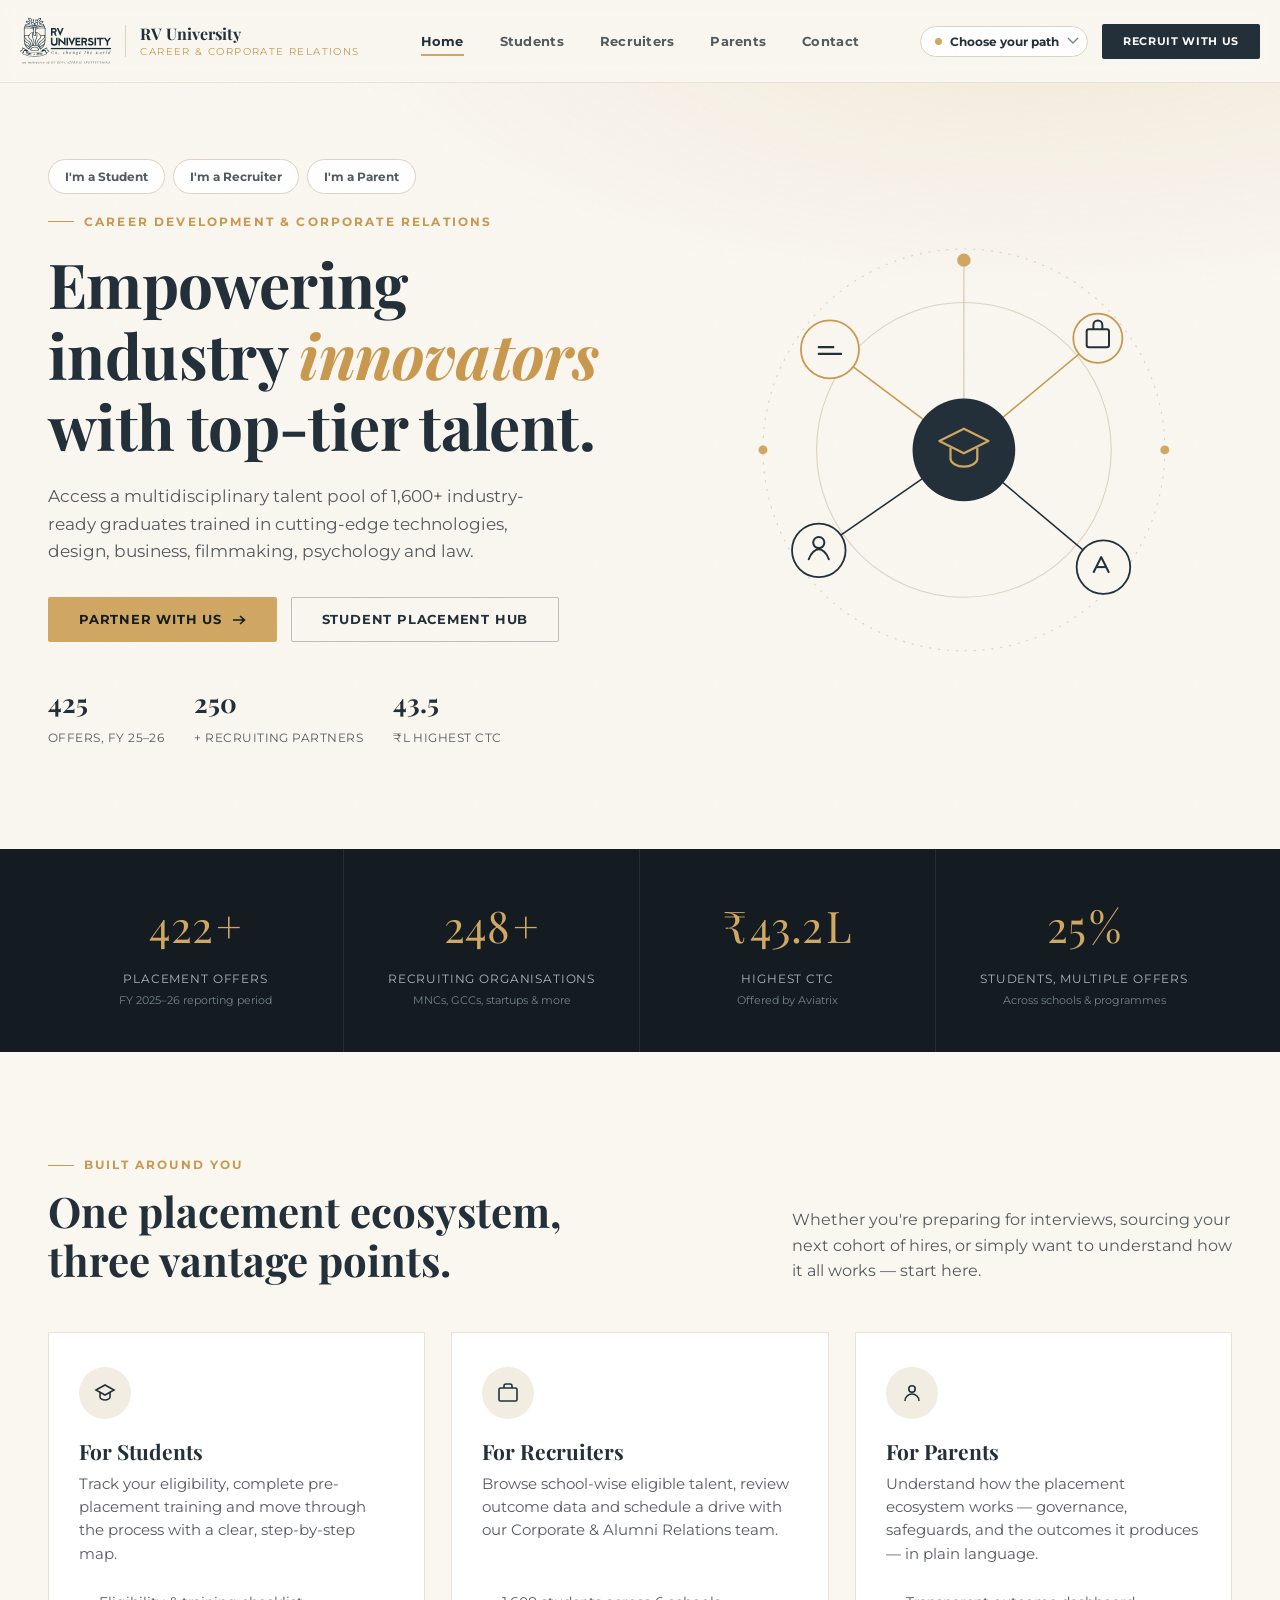
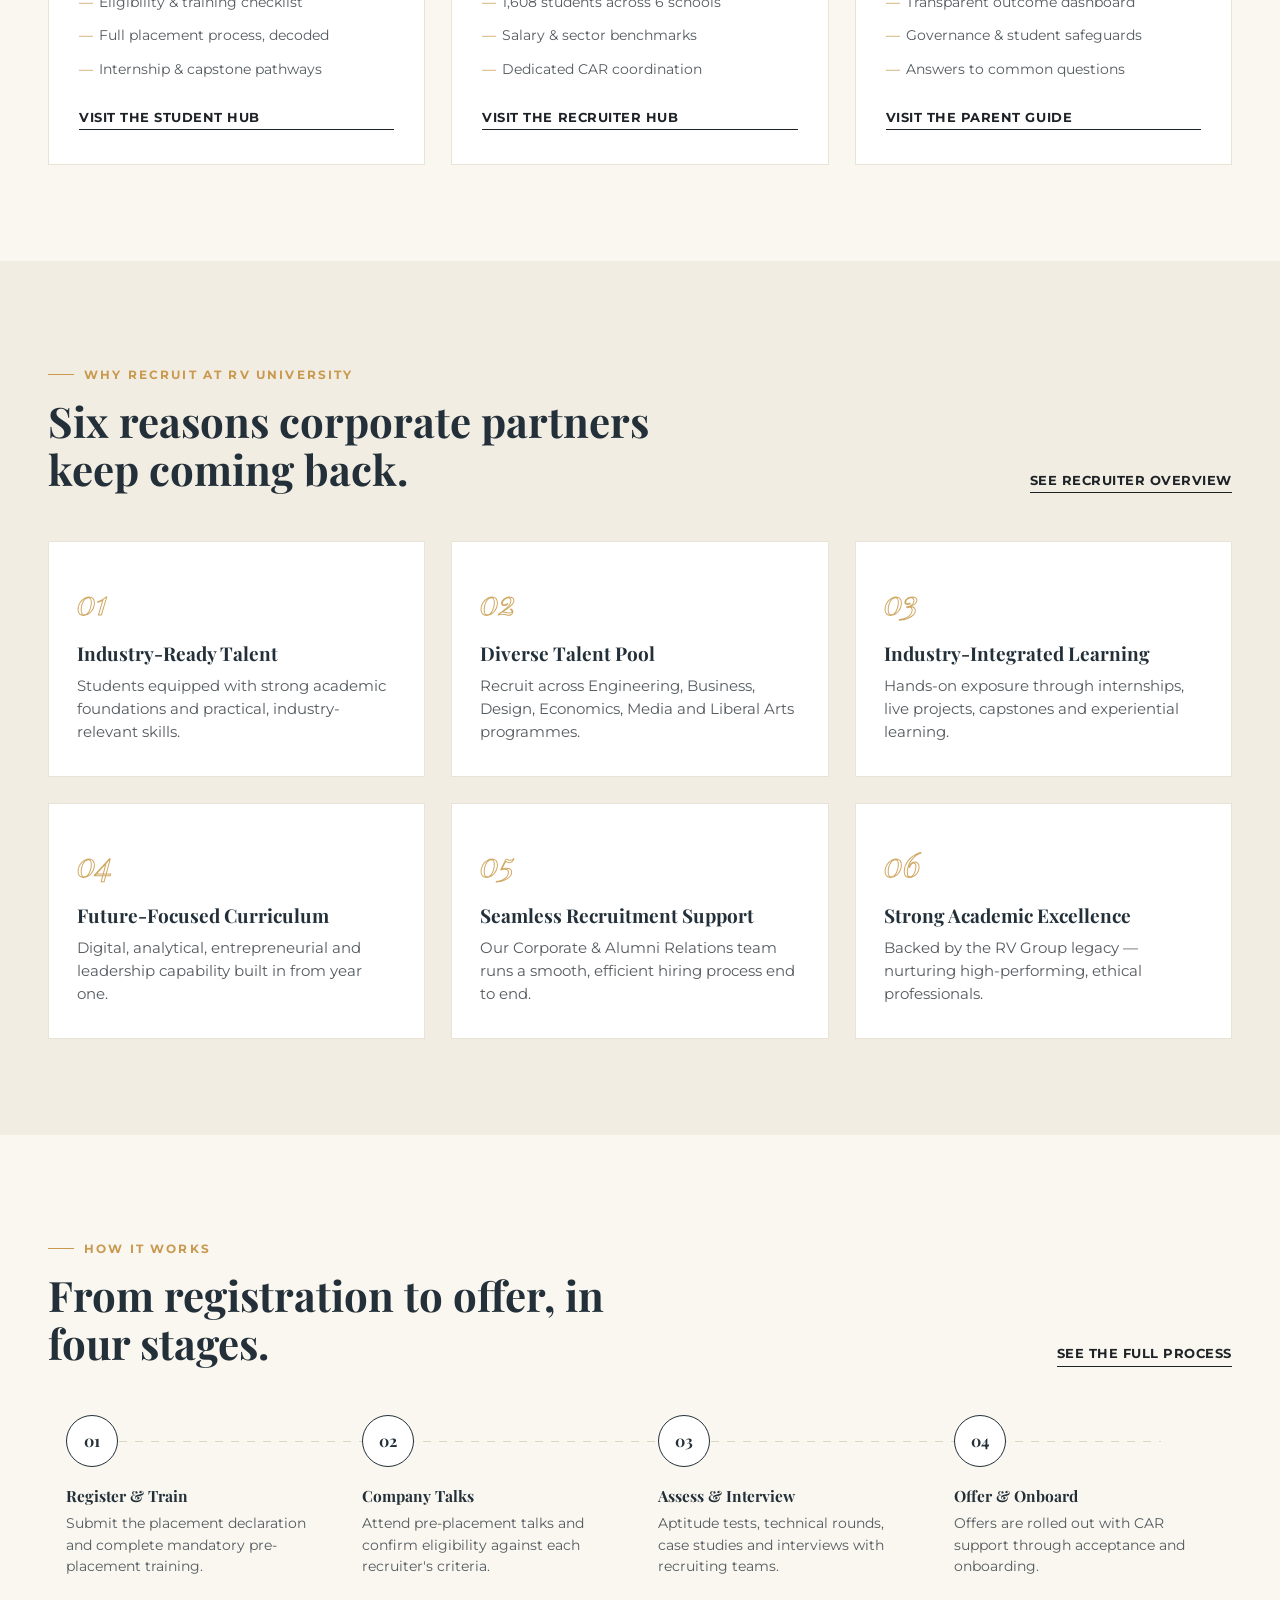
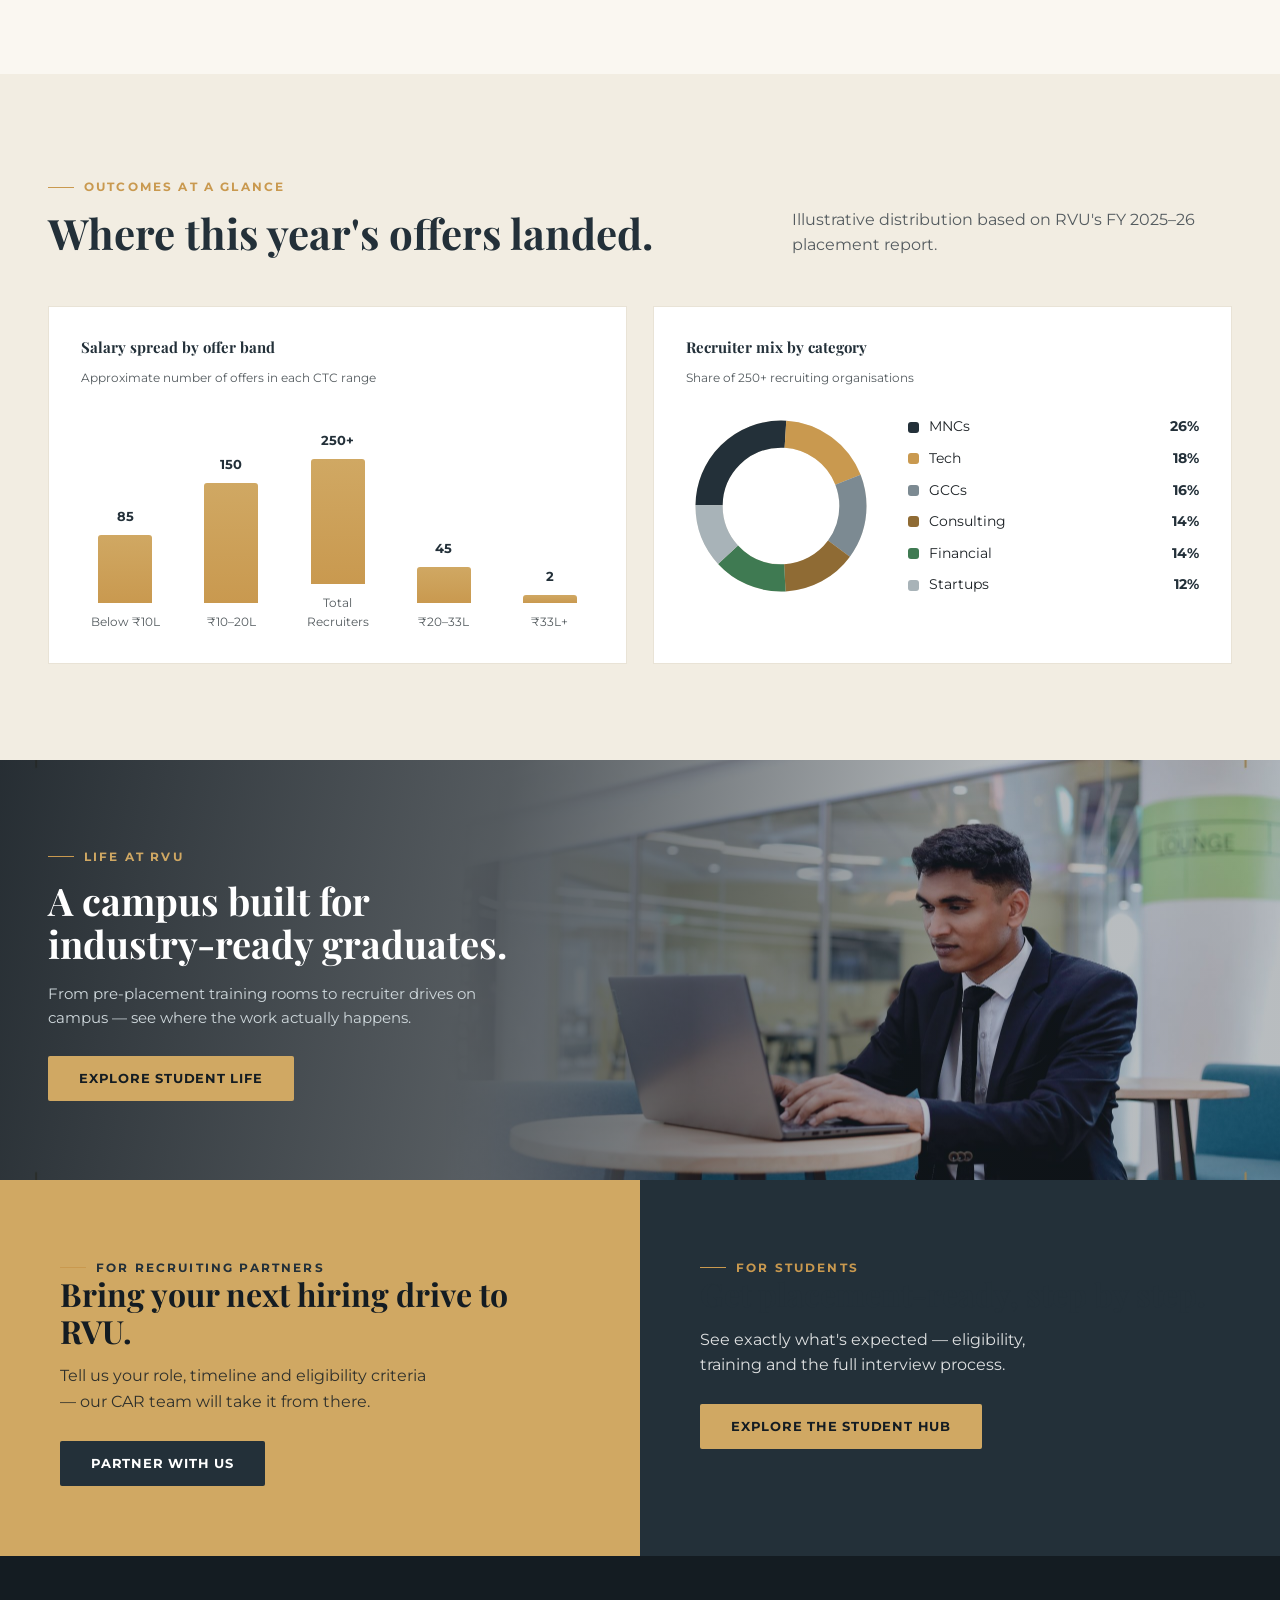
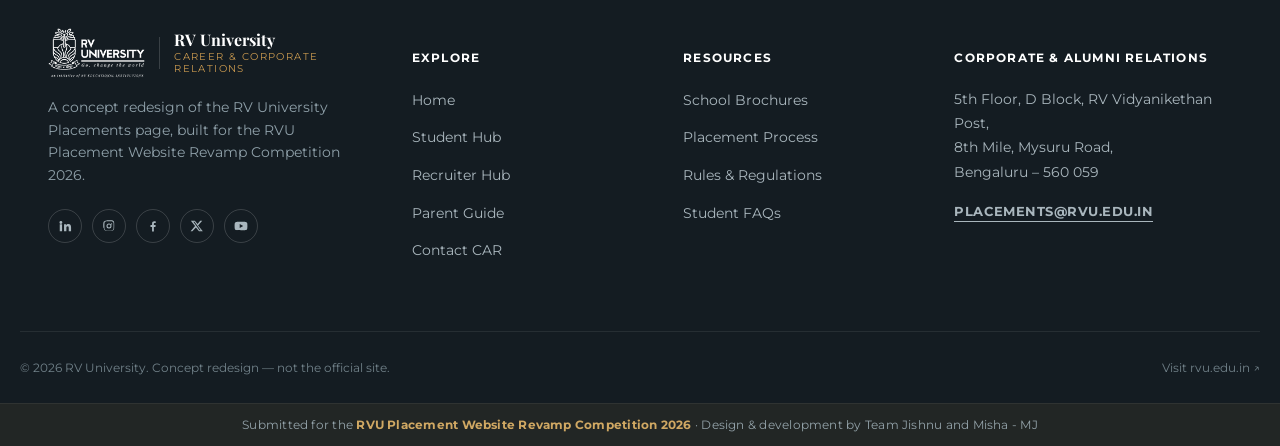
<file: index.html>
<!doctype html>
<html lang="en">
<head>
<meta charset="UTF-8">
<meta name="viewport" content="width=device-width, initial-scale=1">
<title>Placements — RV University</title>
<meta name="description" content="RV University Career Development & Corporate Relations — connecting industry-ready graduates with recruiting partners. Explore placements for students, recruiters and parents.">
<link rel="icon" href="assets/img/rvu-logo.png">
<link rel="preconnect" href="https://fonts.googleapis.com">
<link rel="preconnect" href="https://fonts.gstatic.com" crossorigin>
<link href="https://fonts.googleapis.com/css2?family=Playfair+Display:ital,wght@0,600;0,700;1,600&family=Montserrat:wght@400;500;600;700&display=swap" rel="stylesheet">
<link rel="stylesheet" href="css/style.css">
</head>
<body data-page="home">
<div class="grain" aria-hidden="true"></div>
<a class="skip-link" href="#main">Skip to content</a>

<!-- ========== HEADER ========== -->
<header class="site-header">
  <div class="container header-inner">
    <a href="index.html" class="brand">
      <img src="assets/img/rvu-logo.svg" alt="RV University" class="brand-logo">
      <span class="brand-divider"></span>
      <span class="brand-text"><b>RV University</b><em>Career &amp; Corporate Relations</em></span>
    </a>

    <nav class="main-nav" aria-label="Primary">
      <a href="index.html">Home</a>
      <a href="students.html">Students</a>
      <a href="recruiters.html">Recruiters</a>
      <a href="parents.html">Parents</a>
      <a href="contact.html">Contact</a>
    </nav>

    <div class="header-actions">
      <button class="persona-pill" type="button" aria-haspopup="true">
        <span class="dot"></span>
        <span data-persona-label>Choose your path</span>
        <svg viewBox="0 0 12 8" fill="none"><path d="M1 1l5 5 5-5" stroke="currentColor" stroke-width="1.4"/></svg>
      </button>
      <a href="recruiters.html" class="btn btn-navy btn-sm"><span>Recruit With Us</span></a>
      <button class="burger" aria-label="Open menu" aria-expanded="false"><span></span><span></span><span></span></button>

      <div class="persona-pop" role="menu">
        <p>I am visiting as a…</p>
        <button class="persona-opt" data-persona-opt="student">
          <svg viewBox="0 0 24 24" fill="none" stroke="currentColor" stroke-width="1.6"><path d="M3 9l9-5 9 5-9 5-9-5Z"/><path d="M7 11v5c0 1.5 2.5 3 5 3s5-1.5 5-3v-5"/></svg>
          <span><b>Student</b><small>Placement resources &amp; process</small></span>
        </button>
        <button class="persona-opt" data-persona-opt="recruiter">
          <svg viewBox="0 0 24 24" fill="none" stroke="currentColor" stroke-width="1.6"><rect x="3" y="7" width="18" height="13" rx="1.5"/><path d="M8 7V5a2 2 0 0 1 2-2h4a2 2 0 0 1 2 2v2"/></svg>
          <span><b>Recruiter</b><small>Hire from RVU's talent pool</small></span>
        </button>
        <button class="persona-opt" data-persona-opt="parent">
          <svg viewBox="0 0 24 24" fill="none" stroke="currentColor" stroke-width="1.6"><circle cx="12" cy="8" r="3.2"/><path d="M5 20c0-3.9 3.1-7 7-7s7 3.1 7 7"/></svg>
          <span><b>Parent</b><small>Outcomes &amp; support ecosystem</small></span>
        </button>
      </div>
    </div>
  </div>
</header>

<div class="mobile-sheet" aria-hidden="true">
  <a href="index.html">Home</a>
  <a href="students.html">Students</a>
  <a href="recruiters.html">Recruiters</a>
  <a href="parents.html">Parents</a>
  <a href="contact.html">Contact</a>
  <div class="persona-row">
    <button class="btn btn-ghost btn-sm" style="border-color:rgba(255,255,255,.35);color:#fff" data-persona-opt="student">Student</button>
    <button class="btn btn-ghost btn-sm" style="border-color:rgba(255,255,255,.35);color:#fff" data-persona-opt="recruiter">Recruiter</button>
    <button class="btn btn-ghost btn-sm" style="border-color:rgba(255,255,255,.35);color:#fff" data-persona-opt="parent">Parent</button>
  </div>
</div>

<main id="main">

  <!-- ========== HERO ========== -->
  <section class="hero">
    <div class="container hero-grid">
      <div class="hero-copy">
        <div class="hero-tabs">
          <button class="hero-tab" data-persona-opt="student">I'm a Student</button>
          <button class="hero-tab" data-persona-opt="recruiter">I'm a Recruiter</button>
          <button class="hero-tab" data-persona-opt="parent">I'm a Parent</button>
        </div>
        <span class="eyebrow">Career Development &amp; Corporate Relations</span>
        <h1>Empowering industry <em>innovators</em> with top-tier talent.</h1>
        <p data-persona-copy='{"student":"Everything you need to become placement-ready — eligibility, training, process and support, in one place.","recruiter":"Hire from a multidisciplinary pool of 1,600+ industry-ready graduates across engineering, business, design, law, media and the sciences.","parent":"A transparent look at how RV University prepares, supports and places every eligible student — from training to offer."}' data-default="Access a multidisciplinary talent pool of 1,600+ industry-ready graduates trained in cutting-edge technologies, design, business, filmmaking, psychology and law.">
            Access a multidisciplinary talent pool of 1,600+ industry-ready graduates trained in cutting-edge technologies, design, business, filmmaking, psychology and law.
        </p>
        <div class="hero-ctas">
          <a href="recruiters.html" class="btn btn-gold" data-persona-cta='{"student":{"href":"students.html","text":"Explore the Student Hub"},"recruiter":{"href":"recruiters.html","text":"Partner With Us"},"parent":{"href":"parents.html","text":"See the Parent Guide"}}'>
            <span data-cta-text>Partner With Us</span>
            <svg class="btn-arrow" width="14" height="10" viewBox="0 0 14 10" fill="none"><path d="M1 5h11.5M8 1l4.5 4L8 9" stroke="currentColor" stroke-width="1.6"/></svg>
          </a>
          <a href="students.html" class="btn btn-ghost">Student Placement Hub</a>
        </div>
        <div class="hero-strip">
          <div><b data-count="425">0</b><span>Offers, FY 25–26</span></div>
          <div><b data-count="250" data-decimals="0">0</b><span>+ Recruiting Partners</span></div>
          <div><b data-count="43.5" data-decimals="1">0</b><span>₹L Highest CTC</span></div>
        </div>
      </div>

      <div class="hero-art" aria-hidden="true">
        <svg viewBox="0 0 480 480" fill="none">
          <circle cx="240" cy="240" r="180" stroke="#ddd4c2" stroke-width="1" stroke-dasharray="2 6"/>
          <circle cx="240" cy="240" r="132" stroke="#ddd4c2" stroke-width="1"/>
          <line x1="240" y1="240" x2="120" y2="150" stroke="#c9994f" stroke-width="1.4"/>
          <line x1="240" y1="240" x2="360" y2="140" stroke="#c9994f" stroke-width="1.4"/>
          <line x1="240" y1="240" x2="110" y2="330" stroke="#233039" stroke-width="1.4"/>
          <line x1="240" y1="240" x2="365" y2="345" stroke="#233039" stroke-width="1.4"/>
          <line x1="240" y1="240" x2="240" y2="70" stroke="#ddd4c2" stroke-width="1.4"/>

          <circle cx="240" cy="240" r="46" fill="#233039"/>
          <path d="M218 232l22-11 22 11-22 11-22-11Z" stroke="#d0a863" stroke-width="2" stroke-linejoin="round"/>
          <path d="M228 238v10c0 3.5 5.5 7 12 7s12-3.5 12-7v-10" stroke="#d0a863" stroke-width="2"/>

          <circle cx="120" cy="150" r="26" fill="#faf7f1" stroke="#c9994f" stroke-width="1.6"/>
          <path d="M110 154h20M110 148h13" stroke="#233039" stroke-width="2" stroke-linecap="round"/>

          <circle cx="360" cy="140" r="22" fill="#faf7f1" stroke="#c9994f" stroke-width="1.6"/>
          <rect x="350" y="132" width="20" height="16" rx="2" stroke="#233039" stroke-width="1.8"/>
          <path d="M356 132v-4a4 4 0 0 1 8 0v4" stroke="#233039" stroke-width="1.8"/>

          <circle cx="110" cy="330" r="24" fill="#faf7f1" stroke="#233039" stroke-width="1.6"/>
          <circle cx="110" cy="323" r="5" stroke="#233039" stroke-width="1.8"/>
          <path d="M101 338c2-6 6-9 9-9s7 3 9 9" stroke="#233039" stroke-width="1.8" stroke-linecap="round"/>

          <circle cx="365" cy="345" r="24" fill="#faf7f1" stroke="#233039" stroke-width="1.6"/>
          <path d="M356 350l7-14 7 14" stroke="#233039" stroke-width="1.8" stroke-linejoin="round"/>
          <path d="M359 345h8" stroke="#233039" stroke-width="1.8"/>

          <circle cx="240" cy="70" r="6" fill="#d0a863"/>
          <circle cx="60" cy="240" r="4" fill="#d0a863"/>
          <circle cx="420" cy="240" r="4" fill="#d0a863"/>
        </svg>
      </div>
    </div>
  </section>

  <!-- ========== STATS STRIP ========== -->
  <section class="stats-strip">
    <div class="container stats-row">
      <div class="stat-cell">
        <div class="stat-num"><span data-count="425">0</span>+</div>
        <div class="stat-label">Placement Offers</div>
        <div class="stat-sub">FY 2025–26 reporting period</div>
      </div>
      <div class="stat-cell">
        <div class="stat-num"><span data-count="250">0</span>+</div>
        <div class="stat-label">Recruiting Organisations</div>
        <div class="stat-sub">MNCs, GCCs, startups &amp; more</div>
      </div>
      <div class="stat-cell">
        <div class="stat-num">₹<span data-count="43.5" data-decimals="1">0</span>L</div>
        <div class="stat-label">Highest CTC</div>
        <div class="stat-sub">Offered by Aviatrix</div>
      </div>
      <div class="stat-cell">
        <div class="stat-num"><span data-count="25">0</span>%</div>
        <div class="stat-label">Students, Multiple Offers</div>
        <div class="stat-sub">Across schools &amp; programmes</div>
      </div>
    </div>
  </section>

  <!-- ========== AUDIENCE CARDS ========== -->
  <section class="section">
    <div class="container">
      <div class="section-head reveal">
        <div>
          <span class="eyebrow">Built around you</span>
          <h2>One placement ecosystem, three vantage points.</h2>
        </div>
        <p>Whether you're preparing for interviews, sourcing your next cohort of hires, or simply want to understand how it all works — start here.</p>
      </div>

      <div class="grid grid-3 reveal-stagger">
        <div class="audience-card" data-audience-card="student">
          <span class="rec-tag">Recommended for you</span>
          <span class="ic"><svg viewBox="0 0 24 24" fill="none" stroke="currentColor" stroke-width="1.6"><path d="M3 9l9-5 9 5-9 5-9-5Z"/><path d="M7 11v5c0 1.5 2.5 3 5 3s5-1.5 5-3v-5"/></svg></span>
          <h3>For Students</h3>
          <p>Track your eligibility, complete pre-placement training and move through the process with a clear, step-by-step map.</p>
          <ul>
            <li>Eligibility &amp; training checklist</li>
            <li>Full placement process, decoded</li>
            <li>Internship &amp; capstone pathways</li>
          </ul>
          <a href="students.html" class="link-underline">Visit the Student Hub</a>
        </div>

        <div class="audience-card" data-audience-card="recruiter">
          <span class="rec-tag">Recommended for you</span>
          <span class="ic"><svg viewBox="0 0 24 24" fill="none" stroke="currentColor" stroke-width="1.6"><rect x="3" y="7" width="18" height="13" rx="1.5"/><path d="M8 7V5a2 2 0 0 1 2-2h4a2 2 0 0 1 2 2v2"/></svg></span>
          <h3>For Recruiters</h3>
          <p>Browse school-wise eligible talent, review outcome data and schedule a drive with our Corporate &amp; Alumni Relations team.</p>
          <ul>
            <li>1,608 students across 6 schools</li>
            <li>Salary &amp; sector benchmarks</li>
            <li>Dedicated CAR coordination</li>
          </ul>
          <a href="recruiters.html" class="link-underline">Visit the Recruiter Hub</a>
        </div>

        <div class="audience-card" data-audience-card="parent">
          <span class="rec-tag">Recommended for you</span>
          <span class="ic"><svg viewBox="0 0 24 24" fill="none" stroke="currentColor" stroke-width="1.6"><circle cx="12" cy="8" r="3.2"/><path d="M5 20c0-3.9 3.1-7 7-7s7 3.1 7 7"/></svg></span>
          <h3>For Parents</h3>
          <p>Understand how the placement ecosystem works — governance, safeguards, and the outcomes it produces — in plain language.</p>
          <ul>
            <li>Transparent outcome dashboard</li>
            <li>Governance &amp; student safeguards</li>
            <li>Answers to common questions</li>
          </ul>
          <a href="parents.html" class="link-underline">Visit the Parent Guide</a>
        </div>
      </div>
    </div>
  </section>

  <!-- ========== WHY RECRUIT — EDITORIAL LIST ========== -->
  <section class="section section--dim">
    <div class="container">
      <div class="section-head reveal">
        <div>
          <span class="eyebrow">Why Recruit at RV University</span>
          <h2>Six reasons corporate partners keep coming back.</h2>
        </div>
        <a href="recruiters.html" class="link-underline">See recruiter overview</a>
      </div>

      <div class="grid grid-3 reveal-stagger">
        <div class="ed-card"><span class="num">01</span><h3>Industry-Ready Talent</h3><p>Students equipped with strong academic foundations and practical, industry-relevant skills.</p></div>
        <div class="ed-card"><span class="num">02</span><h3>Diverse Talent Pool</h3><p>Recruit across Engineering, Business, Design, Economics, Media and Liberal Arts programmes.</p></div>
        <div class="ed-card"><span class="num">03</span><h3>Industry-Integrated Learning</h3><p>Hands-on exposure through internships, live projects, capstones and experiential learning.</p></div>
        <div class="ed-card"><span class="num">04</span><h3>Future-Focused Curriculum</h3><p>Digital, analytical, entrepreneurial and leadership capability built in from year one.</p></div>
        <div class="ed-card"><span class="num">05</span><h3>Seamless Recruitment Support</h3><p>Our Corporate &amp; Alumni Relations team runs a smooth, efficient hiring process end to end.</p></div>
        <div class="ed-card"><span class="num">06</span><h3>Strong Academic Excellence</h3><p>Backed by the RV Group legacy — nurturing high-performing, ethical professionals.</p></div>
      </div>
    </div>
  </section>

  <!-- ========== PROCESS TEASER ========== -->
  <section class="section">
    <div class="container">
      <div class="section-head reveal">
        <div>
          <span class="eyebrow">How it works</span>
          <h2>From registration to offer, in four stages.</h2>
        </div>
        <a href="students.html#process" class="link-underline">See the full process</a>
      </div>

      <div class="timeline reveal-stagger">
        <div class="tl-step"><div class="tl-dot">01</div><h4>Register &amp; Train</h4><p>Submit the placement declaration and complete mandatory pre-placement training.</p></div>
        <div class="tl-step"><div class="tl-dot">02</div><h4>Company Talks</h4><p>Attend pre-placement talks and confirm eligibility against each recruiter's criteria.</p></div>
        <div class="tl-step"><div class="tl-dot">03</div><h4>Assess &amp; Interview</h4><p>Aptitude tests, technical rounds, case studies and interviews with recruiting teams.</p></div>
        <div class="tl-step"><div class="tl-dot">04</div><h4>Offer &amp; Onboard</h4><p>Offers are rolled out with CAR support through acceptance and onboarding.</p></div>
      </div>
    </div>
  </section>

  <!-- ========== OUTCOME CHARTS TEASER ========== -->
  <section class="section section--dim">
    <div class="container">
      <div class="section-head reveal">
        <div>
          <span class="eyebrow">Outcomes at a glance</span>
          <h2>Where this year's offers landed.</h2>
        </div>
        <p>Illustrative distribution based on RVU's FY 2025–26 placement report.</p>
      </div>

      <div class="grid grid-2 reveal-stagger">
        <div class="chart-card">
          <h4>Salary spread by offer band</h4>
          <p class="chart-note">Approximate number of offers in each CTC range</p>
          <div class="bar-chart">
            <div class="bar-col" data-pct="34"><span class="bar-val">85</span><div class="bar"></div><span class="bar-label">Below ₹10L</span></div>
            <div class="bar-col" data-pct="60"><span class="bar-val">150</span><div class="bar"></div><span class="bar-label">₹10–20L</span></div>
            <div class="bar-col" data-pct="100"><span class="bar-val">250+</span><div class="bar"></div><span class="bar-label">Total Recruiters</span></div>
            <div class="bar-col" data-pct="18"><span class="bar-val">45</span><div class="bar"></div><span class="bar-label">₹20–33L</span></div>
            <div class="bar-col" data-pct="4"><span class="bar-val">2</span><div class="bar"></div><span class="bar-label">₹33L+</span></div>
          </div>
        </div>

        <div class="chart-card">
          <h4>Recruiter mix by category</h4>
          <p class="chart-note">Share of 250+ recruiting organisations</p>
          <div class="donut-wrap">
            <svg viewBox="0 0 42 42" role="img" aria-label="Recruiter category donut chart">
              <circle cx="21" cy="21" r="15.9" fill="transparent" stroke="#e9e3d6" stroke-width="6"></circle>
              <circle cx="21" cy="21" r="15.9" fill="transparent" stroke="#233039" stroke-width="6" stroke-dasharray="26 74" stroke-dashoffset="25" transform="rotate(-90 21 21)"></circle>
              <circle cx="21" cy="21" r="15.9" fill="transparent" stroke="#c9994f" stroke-width="6" stroke-dasharray="18 82" stroke-dashoffset="-1" transform="rotate(-90 21 21)"></circle>
              <circle cx="21" cy="21" r="15.9" fill="transparent" stroke="#7c8a92" stroke-width="6" stroke-dasharray="16 84" stroke-dashoffset="-19" transform="rotate(-90 21 21)"></circle>
              <circle cx="21" cy="21" r="15.9" fill="transparent" stroke="#8f6b34" stroke-width="6" stroke-dasharray="14 86" stroke-dashoffset="-35" transform="rotate(-90 21 21)"></circle>
              <circle cx="21" cy="21" r="15.9" fill="transparent" stroke="#3f7a52" stroke-width="6" stroke-dasharray="14 86" stroke-dashoffset="-49" transform="rotate(-90 21 21)"></circle>
              <circle cx="21" cy="21" r="15.9" fill="transparent" stroke="#a8b3b8" stroke-width="6" stroke-dasharray="12 88" stroke-dashoffset="-63" transform="rotate(-90 21 21)"></circle>
            </svg>
            <div class="donut-legend">
              <div class="dl-item"><span class="sw" style="background:#233039"></span>MNCs <b>26%</b></div>
              <div class="dl-item"><span class="sw" style="background:#c9994f"></span>Tech <b>18%</b></div>
              <div class="dl-item"><span class="sw" style="background:#7c8a92"></span>GCCs <b>16%</b></div>
              <div class="dl-item"><span class="sw" style="background:#8f6b34"></span>Consulting <b>14%</b></div>
              <div class="dl-item"><span class="sw" style="background:#3f7a52"></span>Financial <b>14%</b></div>
              <div class="dl-item"><span class="sw" style="background:#a8b3b8"></span>Startups <b>12%</b></div>
            </div>
          </div>
        </div>
      </div>
    </div>
  </section>

  <!-- ========== LIFE AT RVU — PHOTO BAND ========== -->
  <section class="photo-band" style="background-image:url('assets/img/campus-banner.jpg');">
    <div class="container">
      <div class="photo-band-copy reveal">
        <span class="eyebrow">Life at RVU</span>
        <h2>A campus built for industry-ready graduates.</h2>
        <p>From pre-placement training rooms to recruiter drives on campus — see where the work actually happens.</p>
        <a href="students.html" class="btn btn-gold">Explore Student Life</a>
      </div>
    </div>
  </section>

  <!-- ========== SPLIT CTA ========== -->
  <section class="split-cta reveal">
    <div class="sc-gold">
      <span class="eyebrow" style="color:#233039">For Recruiting Partners</span>
      <h3>Bring your next hiring drive to RVU.</h3>
      <p>Tell us your role, timeline and eligibility criteria — our CAR team will take it from there.</p>
      <a href="recruiters.html" class="btn btn-navy">Partner With Us</a>
    </div>
    <div class="sc-navy">
      <span class="eyebrow">For Students</span>
      <h3>Get placement-ready, step by step.</h3>
      <p>See exactly what's expected — eligibility, training and the full interview process.</p>
      <a href="students.html" class="btn btn-gold">Explore the Student Hub</a>
    </div>
  </section>

</main>

<!-- ========== FOOTER ========== -->
<footer class="site-footer">
  <div class="container footer-top">
    <div class="footer-brand">
      <a href="index.html" class="brand"><img src="assets/img/rvu-logo-white.png" alt="RV University" class="brand-logo"><span class="brand-divider"></span><span class="brand-text"><b style="color:#fff">RV University</b><em>Career &amp; Corporate Relations</em></span></a>
      <p>A concept redesign of the RV University Placements page, built for the RVU Placement Website Revamp Competition 2026.</p>
      <div class="footer-social" aria-label="Social links">
        <a href="https://www.linkedin.com/school/rv-university/" target="_blank" rel="noopener noreferrer" aria-label="RV University on LinkedIn"><svg viewBox="0 0 24 24" fill="currentColor"><path d="M4.98 3.5a2.5 2.5 0 1 1 0 5 2.5 2.5 0 0 1 0-5ZM3 9h4v12H3V9Zm7 0h3.8v1.7h.05c.53-1 1.83-2.05 3.77-2.05 4.03 0 4.78 2.65 4.78 6.1V21h-4v-5.6c0-1.34-.02-3.06-1.87-3.06-1.87 0-2.16 1.46-2.16 2.96V21h-4V9Z"/></svg></a>
        <a href="https://www.instagram.com/rv.university/" target="_blank" rel="noopener noreferrer" aria-label="RV University on Instagram"><svg viewBox="0 0 24 24" fill="currentColor"><path d="M12 2.2c2.7 0 3 .01 4.1.06 1.1.05 1.8.22 2.2.36.55.2.95.44 1.36.85.4.4.65.8.85 1.36.15.4.3 1.1.36 2.2.05 1.1.06 1.4.06 4.1s-.01 3-.06 4.1c-.05 1.1-.22 1.8-.36 2.2a3.7 3.7 0 0 1-.85 1.36c-.4.4-.8.65-1.36.85-.4.15-1.1.3-2.2.36-1.1.05-1.4.06-4.1.06s-3-.01-4.1-.06c-1.1-.05-1.8-.22-2.2-.36a3.7 3.7 0 0 1-1.36-.85 3.7 3.7 0 0 1-.85-1.36c-.15-.4-.3-1.1-.36-2.2C2.21 15 2.2 14.7 2.2 12s.01-3 .06-4.1c.05-1.1.22-1.8.36-2.2.2-.55.44-.95.85-1.36.4-.4.8-.65 1.36-.85.4-.15 1.1-.3 2.2-.36C8.2 2.21 8.5 2.2 12 2.2Zm0 1.8c-2.65 0-2.96.01-4.02.06-.9.04-1.4.19-1.7.32-.44.17-.74.37-1.06.7-.32.3-.52.6-.7 1.05-.13.32-.28.82-.32 1.7-.05 1.06-.06 1.37-.06 4.02s.01 2.96.06 4.02c.04.9.19 1.4.32 1.7.17.44.37.74.7 1.06.3.32.6.52 1.05.7.32.13.82.28 1.7.32 1.06.05 1.37.06 4.02.06s2.96-.01 4.02-.06c.9-.04 1.4-.19 1.7-.32.44-.17.74-.37 1.06-.7.32-.3.52-.6.7-1.05.13-.32.28-.82.32-1.7.05-1.06.06-1.37.06-4.02s-.01-2.96-.06-4.02c-.04-.9-.19-1.4-.32-1.7a2.8 2.8 0 0 0-.7-1.06 2.8 2.8 0 0 0-1.05-.7c-.32-.13-.82-.28-1.7-.32-1.06-.05-1.37-.06-4.02-.06Zm0 3.7a4.3 4.3 0 1 1 0 8.6 4.3 4.3 0 0 1 0-8.6Zm0 1.8a2.5 2.5 0 1 0 0 5 2.5 2.5 0 0 0 0-5Zm4.48-2.02a1 1 0 1 1 0 2 1 1 0 0 1 0-2Z"/></svg></a>
        <a href="https://www.facebook.com/RV.University1/" target="_blank" rel="noopener noreferrer" aria-label="RV University on Facebook"><svg viewBox="0 0 24 24" fill="currentColor"><path d="M13.5 21.5v-8h2.68l.4-3.12H13.5V8.41c0-.9.25-1.52 1.54-1.52h1.65V4.1C16.4 4.05 15.44 4 14.32 4c-2.34 0-3.94 1.43-3.94 4.05v2.33H7.68v3.12h2.7v8h3.12Z"/></svg></a>
        <a href="https://twitter.com/_RVUniversity_" target="_blank" rel="noopener noreferrer" aria-label="RV University on X (Twitter)"><svg viewBox="0 0 24 24" fill="currentColor"><path d="M17.53 3H21l-7.19 8.21L22 21h-6.62l-5.2-6.32L4.02 21H1l7.7-8.8L1.5 3h6.78l4.68 5.77L17.53 3Zm-1.16 16.2h1.84L7.71 4.7H5.76l10.61 14.5Z"/></svg></a>
        <a href="https://www.youtube.com/c/RVUniversity" target="_blank" rel="noopener noreferrer" aria-label="RV University on YouTube"><svg viewBox="0 0 24 24" fill="currentColor"><path d="M23 12s0-3.4-.44-5a2.9 2.9 0 0 0-2-2C18.9 4.5 12 4.5 12 4.5s-6.9 0-8.56.5a2.9 2.9 0 0 0-2 2C1 8.6 1 12 1 12s0 3.4.44 5a2.9 2.9 0 0 0 2 2C5.1 19.5 12 19.5 12 19.5s6.9 0 8.56-.5a2.9 2.9 0 0 0 2-2C23 15.4 23 12 23 12ZM9.8 15.5v-7l6 3.5-6 3.5Z"/></svg></a>
      </div>
    </div>

    <div class="footer-col">
      <h5>Explore</h5>
      <ul>
        <li><a href="index.html">Home</a></li>
        <li><a href="students.html">Student Hub</a></li>
        <li><a href="recruiters.html">Recruiter Hub</a></li>
        <li><a href="parents.html">Parent Guide</a></li>
        <li><a href="contact.html">Contact CAR</a></li>
      </ul>
    </div>

    <div class="footer-col">
      <h5>Resources</h5>
      <ul>
        <li><a href="recruiters.html#schools">School Brochures</a></li>
        <li><a href="students.html#process">Placement Process</a></li>
        <li><a href="parents.html#rules">Rules &amp; Regulations</a></li>
        <li><a href="students.html#faq">Student FAQs</a></li>
      </ul>
    </div>

    <div class="footer-col">
      <h5>Corporate &amp; Alumni Relations</h5>
      <address>5th Floor, D Block, RV Vidyanikethan Post,<br>8th Mile, Mysuru Road,<br>Bengaluru – 560 059</address>
      <a href="mailto:placements@rvu.edu.in" class="link-underline">placements@rvu.edu.in</a>
    </div>
  </div>

  <div class="container footer-bottom">
    <span>© <span data-year>2026</span> RV University. Concept redesign — not the official site.</span>
    <span><a href="https://rvu.edu.in/placements/">Visit rvu.edu.in ↗</a></span>
  </div>

  <div class="footer-note">Submitted for the <b>RVU Placement Website Revamp Competition 2026</b> · Design &amp; development by Team Jishnu and Misha - MJ</div>
</footer>

<button class="to-top" aria-label="Back to top"><svg viewBox="0 0 24 24" fill="none" stroke="currentColor" stroke-width="2"><path d="M12 19V5M5 12l7-7 7 7"/></svg></button>

<script src="js/main.js"></script>
</body>
</html>
</file>
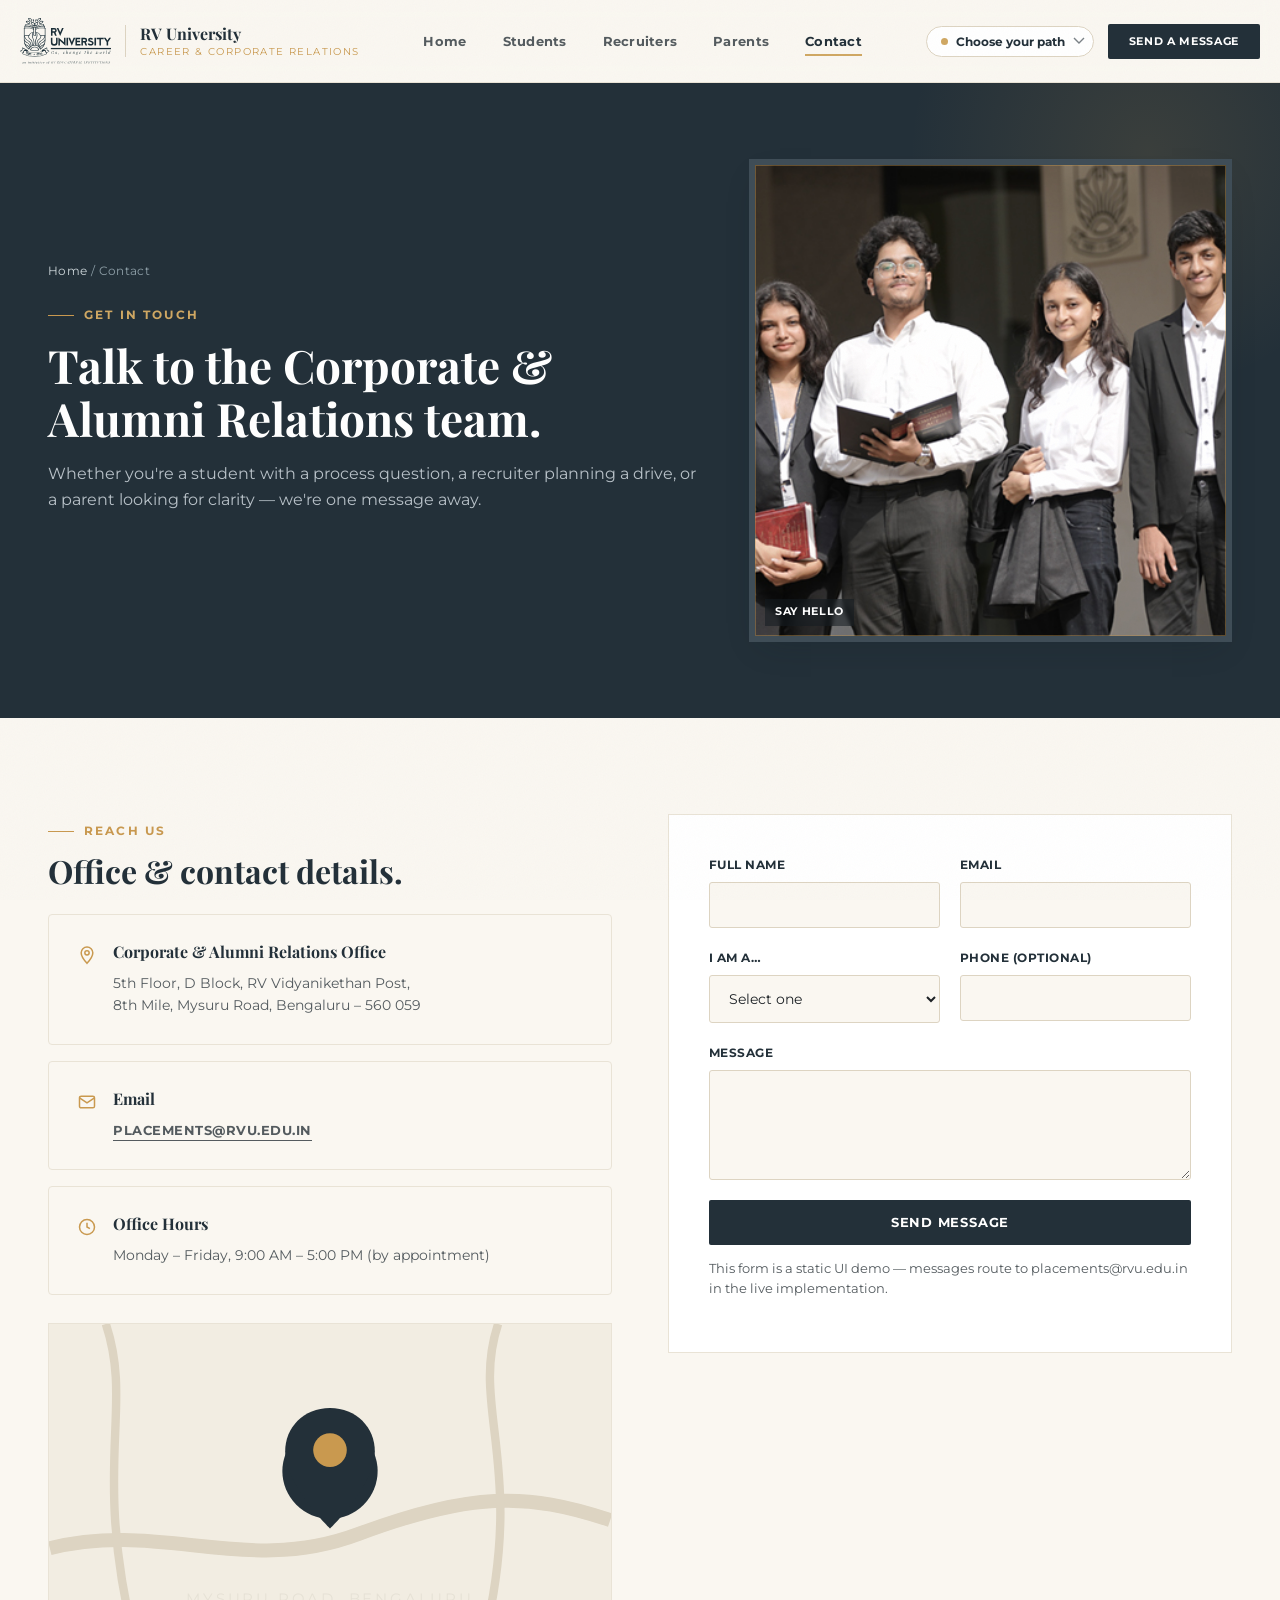
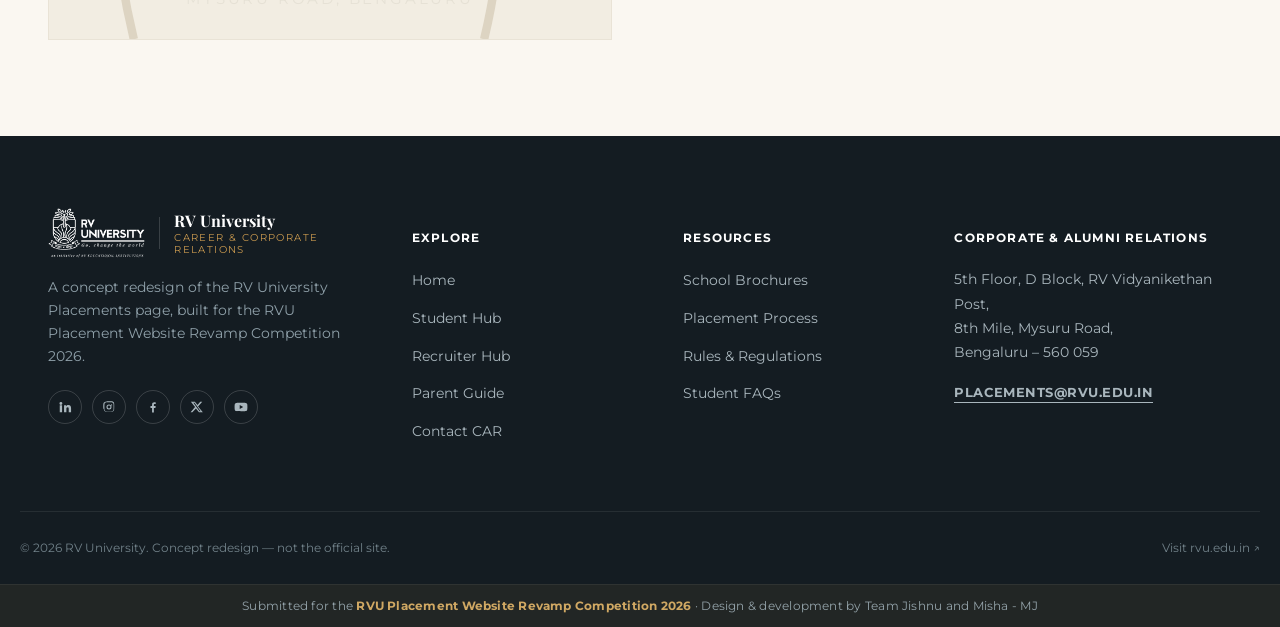
<file: contact.html>
<!doctype html>
<html lang="en">
<head>
<meta charset="UTF-8">
<meta name="viewport" content="width=device-width, initial-scale=1">
<title>Contact CAR — RV University Placements</title>
<meta name="description" content="Get in touch with RV University's Corporate & Alumni Relations office for placement, recruitment and internship enquiries.">
<link rel="icon" href="assets/img/rvu-logo.png">
<link rel="preconnect" href="https://fonts.googleapis.com">
<link rel="preconnect" href="https://fonts.gstatic.com" crossorigin>
<link href="https://fonts.googleapis.com/css2?family=Playfair+Display:ital,wght@0,600;0,700;1,600&family=Montserrat:wght@400;500;600;700&display=swap" rel="stylesheet">
<link rel="stylesheet" href="css/style.css">
</head>
<body data-page="contact">
<div class="grain" aria-hidden="true"></div>
<a class="skip-link" href="#main">Skip to content</a>

<header class="site-header">
  <div class="container header-inner">
    <a href="index.html" class="brand">
      <img src="assets/img/rvu-logo.svg" alt="RV University" class="brand-logo">
      <span class="brand-divider"></span>
      <span class="brand-text"><b>RV University</b><em>Career &amp; Corporate Relations</em></span>
    </a>
    <nav class="main-nav" aria-label="Primary">
      <a href="index.html">Home</a>
      <a href="students.html">Students</a>
      <a href="recruiters.html">Recruiters</a>
      <a href="parents.html">Parents</a>
      <a href="contact.html">Contact</a>
    </nav>
    <div class="header-actions">
      <button class="persona-pill" type="button" aria-haspopup="true">
        <span class="dot"></span>
        <span data-persona-label>Choose your path</span>
        <svg viewBox="0 0 12 8" fill="none"><path d="M1 1l5 5 5-5" stroke="currentColor" stroke-width="1.4"/></svg>
      </button>
      <a href="#contact-form" class="btn btn-navy btn-sm"><span>Send a Message</span></a>
      <button class="burger" aria-label="Open menu" aria-expanded="false"><span></span><span></span><span></span></button>
      <div class="persona-pop" role="menu">
        <p>I am visiting as a…</p>
        <button class="persona-opt" data-persona-opt="student"><svg viewBox="0 0 24 24" fill="none" stroke="currentColor" stroke-width="1.6"><path d="M3 9l9-5 9 5-9 5-9-5Z"/><path d="M7 11v5c0 1.5 2.5 3 5 3s5-1.5 5-3v-5"/></svg><span><b>Student</b><small>Placement resources &amp; process</small></span></button>
        <button class="persona-opt" data-persona-opt="recruiter"><svg viewBox="0 0 24 24" fill="none" stroke="currentColor" stroke-width="1.6"><rect x="3" y="7" width="18" height="13" rx="1.5"/><path d="M8 7V5a2 2 0 0 1 2-2h4a2 2 0 0 1 2 2v2"/></svg><span><b>Recruiter</b><small>Hire from RVU's talent pool</small></span></button>
        <button class="persona-opt" data-persona-opt="parent"><svg viewBox="0 0 24 24" fill="none" stroke="currentColor" stroke-width="1.6"><circle cx="12" cy="8" r="3.2"/><path d="M5 20c0-3.9 3.1-7 7-7s7 3.1 7 7"/></svg><span><b>Parent</b><small>Outcomes &amp; support ecosystem</small></span></button>
      </div>
    </div>
  </div>
</header>

<div class="mobile-sheet" aria-hidden="true">
  <a href="index.html">Home</a>
  <a href="students.html">Students</a>
  <a href="recruiters.html">Recruiters</a>
  <a href="parents.html">Parents</a>
  <a href="contact.html">Contact</a>
  <div class="persona-row">
    <button class="btn btn-ghost btn-sm" style="border-color:rgba(255,255,255,.35);color:#fff" data-persona-opt="student">Student</button>
    <button class="btn btn-ghost btn-sm" style="border-color:rgba(255,255,255,.35);color:#fff" data-persona-opt="recruiter">Recruiter</button>
    <button class="btn btn-ghost btn-sm" style="border-color:rgba(255,255,255,.35);color:#fff" data-persona-opt="parent">Parent</button>
  </div>
</div>

<div class="audience-banner" data-for="contact">
  <div class="container">
    <span>Looking for the <strong>Student Hub</strong> instead? <a class="ab-link link-underline" href="students.html">Take me there →</a></span>
    <button class="ab-close" aria-label="Dismiss">×</button>
  </div>
</div>

<main id="main">

  <section class="page-hero">
    <div class="container page-hero-grid">
      <div>
        <div class="breadcrumb"><a href="index.html">Home</a> / Contact</div>
        <span class="eyebrow">Get in Touch</span>
        <h1>Talk to the Corporate &amp; Alumni Relations team.</h1>
        <p>Whether you're a student with a process question, a recruiter planning a drive, or a parent looking for clarity — we're one message away.</p>
      </div>
      <div class="page-hero-photo">
        <img src="assets/img/recruit-6.jpg" alt="RVU students on campus near the university crest" loading="lazy">
        <span class="photo-tag">Say Hello</span>
      </div>
    </div>
  </section>

  <section class="section" id="contact-form">
    <div class="container">
      <div class="grid grid-2" style="gap:56px; align-items:flex-start;">

        <div class="reveal">
          <span class="eyebrow">Reach Us</span>
          <h2 style="font-size:32px; margin:14px 0 24px;">Office &amp; contact details.</h2>

          <div class="info-card" style="margin-bottom:16px; display:flex; gap:16px; align-items:flex-start;">
            <svg width="20" height="20" viewBox="0 0 24 24" fill="none" stroke="#c9994f" stroke-width="1.8" style="flex-shrink:0;margin-top:2px;"><path d="M12 22s7-7.4 7-12.6A7 7 0 0 0 5 9.4C5 14.6 12 22 12 22Z"/><circle cx="12" cy="9.4" r="2.6"/></svg>
            <div><h4>Corporate &amp; Alumni Relations Office</h4><p>5th Floor, D Block, RV Vidyanikethan Post,<br>8th Mile, Mysuru Road, Bengaluru – 560 059</p></div>
          </div>

          <div class="info-card" style="margin-bottom:16px; display:flex; gap:16px; align-items:flex-start;">
            <svg width="20" height="20" viewBox="0 0 24 24" fill="none" stroke="#c9994f" stroke-width="1.8" style="flex-shrink:0;margin-top:2px;"><rect x="3" y="5" width="18" height="14" rx="2"/><path d="M3 7l9 6 9-6"/></svg>
            <div><h4>Email</h4><p><a href="mailto:placements@rvu.edu.in" class="link-underline">placements@rvu.edu.in</a></p></div>
          </div>

          <div class="info-card" style="display:flex; gap:16px; align-items:flex-start;">
            <svg width="20" height="20" viewBox="0 0 24 24" fill="none" stroke="#c9994f" stroke-width="1.8" style="flex-shrink:0;margin-top:2px;"><circle cx="12" cy="12" r="9"/><path d="M12 7v5l3.5 2"/></svg>
            <div><h4>Office Hours</h4><p>Monday – Friday, 9:00 AM – 5:00 PM (by appointment)</p></div>
          </div>

          <div style="margin-top:28px; aspect-ratio: 16/9; border: 1px solid var(--line-soft); background: var(--paper-dim); position: relative; overflow: hidden;" aria-hidden="true">
            <svg viewBox="0 0 400 225" width="100%" height="100%" style="position:absolute;inset:0;">
              <rect width="400" height="225" fill="#f2ede2"/>
              <path d="M0 160 C 80 140, 140 180, 220 150 S 340 120, 400 140" stroke="#ddd4c2" stroke-width="10" fill="none"/>
              <path d="M40 0 C 60 60, 30 100, 60 225" stroke="#ddd4c2" stroke-width="6" fill="none"/>
              <path d="M320 0 C 300 60, 340 100, 310 225" stroke="#ddd4c2" stroke-width="6" fill="none"/>
              <circle cx="200" cy="105" r="34" fill="#233039"/>
              <path d="M200 60c-19 0-32 14-32 31 0 24 32 55 32 55s32-31 32-55c0-17-13-31-32-31Z" fill="#233039"/>
              <circle cx="200" cy="90" r="12" fill="#c9994f"/>
              <text x="200" y="200" text-anchor="middle" font-family="Montserrat, sans-serif" font-size="11" fill="#7a726018" letter-spacing="2">MYSURU ROAD, BENGALURU</text>
            </svg>
          </div>
        </div>

        <div class="reveal">
          <div class="form-success"><svg viewBox="0 0 24 24" fill="none" stroke="currentColor" stroke-width="2"><path d="M4 12l5 5L20 6"/></svg><span><b>Message sent.</b><span>We'll get back to you within two working days. You can also <a href="mailto:placements@rvu.edu.in" class="link-underline" data-mailto-fallback>email us directly</a>.</span></span></div>
          <div class="form-card">
            <form data-validate data-subject="Website Enquiry — RVU Placements">
              <div class="form-row">
                <div class="field"><label for="c-name">Full Name</label><input id="c-name" name="name" type="text" required><span class="err">Please enter your name.</span></div>
                <div class="field"><label for="c-email">Email</label><input id="c-email" name="email" type="email" required><span class="err">Please enter a valid email address.</span></div>
              </div>
              <div class="form-row">
                <div class="field">
                  <label for="c-role">I am a…</label>
                  <select id="c-role" name="role" required>
                    <option value="">Select one</option>
                    <option>Student</option>
                    <option>Recruiter</option>
                    <option>Parent</option>
                    <option>Other</option>
                  </select>
                  <span class="err">Please select an option.</span>
                </div>
                <div class="field"><label for="c-phone">Phone (optional)</label><input id="c-phone" name="phone" type="tel"></div>
              </div>
              <div class="field full" style="margin-bottom:20px;"><label for="c-msg">Message</label><textarea id="c-msg" name="message" required></textarea><span class="err">Please add a short message.</span></div>
              <button type="submit" class="btn btn-navy btn-block">Send Message</button>
              <p class="form-note">This form is a static UI demo — messages route to placements@rvu.edu.in in the live implementation.</p>
            </form>
          </div>
        </div>
      </div>
    </div>
  </section>

</main>

<footer class="site-footer">
  <div class="container footer-top">
    <div class="footer-brand">
      <a href="index.html" class="brand"><img src="assets/img/rvu-logo-white.png" alt="RV University" class="brand-logo"><span class="brand-divider"></span><span class="brand-text"><b style="color:#fff">RV University</b><em>Career &amp; Corporate Relations</em></span></a>
      <p>A concept redesign of the RV University Placements page, built for the RVU Placement Website Revamp Competition 2026.</p>
      <div class="footer-social" aria-label="Social links">
        <a href="https://www.linkedin.com/school/rv-university/" target="_blank" rel="noopener noreferrer" aria-label="RV University on LinkedIn"><svg viewBox="0 0 24 24" fill="currentColor"><path d="M4.98 3.5a2.5 2.5 0 1 1 0 5 2.5 2.5 0 0 1 0-5ZM3 9h4v12H3V9Zm7 0h3.8v1.7h.05c.53-1 1.83-2.05 3.77-2.05 4.03 0 4.78 2.65 4.78 6.1V21h-4v-5.6c0-1.34-.02-3.06-1.87-3.06-1.87 0-2.16 1.46-2.16 2.96V21h-4V9Z"/></svg></a>
        <a href="https://www.instagram.com/rv.university/" target="_blank" rel="noopener noreferrer" aria-label="RV University on Instagram"><svg viewBox="0 0 24 24" fill="currentColor"><path d="M12 2.2c2.7 0 3 .01 4.1.06 1.1.05 1.8.22 2.2.36.55.2.95.44 1.36.85.4.4.65.8.85 1.36.15.4.3 1.1.36 2.2.05 1.1.06 1.4.06 4.1s-.01 3-.06 4.1c-.05 1.1-.22 1.8-.36 2.2a3.7 3.7 0 0 1-.85 1.36c-.4.4-.8.65-1.36.85-.4.15-1.1.3-2.2.36-1.1.05-1.4.06-4.1.06s-3-.01-4.1-.06c-1.1-.05-1.8-.22-2.2-.36a3.7 3.7 0 0 1-1.36-.85 3.7 3.7 0 0 1-.85-1.36c-.15-.4-.3-1.1-.36-2.2C2.21 15 2.2 14.7 2.2 12s.01-3 .06-4.1c.05-1.1.22-1.8.36-2.2.2-.55.44-.95.85-1.36.4-.4.8-.65 1.36-.85.4-.15 1.1-.3 2.2-.36C8.2 2.21 8.5 2.2 12 2.2Zm0 1.8c-2.65 0-2.96.01-4.02.06-.9.04-1.4.19-1.7.32-.44.17-.74.37-1.06.7-.32.3-.52.6-.7 1.05-.13.32-.28.82-.32 1.7-.05 1.06-.06 1.37-.06 4.02s.01 2.96.06 4.02c.04.9.19 1.4.32 1.7.17.44.37.74.7 1.06.3.32.6.52 1.05.7.32.13.82.28 1.7.32 1.06.05 1.37.06 4.02.06s2.96-.01 4.02-.06c.9-.04 1.4-.19 1.7-.32.44-.17.74-.37 1.06-.7.32-.3.52-.6.7-1.05.13-.32.28-.82.32-1.7.05-1.06.06-1.37.06-4.02s-.01-2.96-.06-4.02c-.04-.9-.19-1.4-.32-1.7a2.8 2.8 0 0 0-.7-1.06 2.8 2.8 0 0 0-1.05-.7c-.32-.13-.82-.28-1.7-.32-1.06-.05-1.37-.06-4.02-.06Zm0 3.7a4.3 4.3 0 1 1 0 8.6 4.3 4.3 0 0 1 0-8.6Zm0 1.8a2.5 2.5 0 1 0 0 5 2.5 2.5 0 0 0 0-5Zm4.48-2.02a1 1 0 1 1 0 2 1 1 0 0 1 0-2Z"/></svg></a>
        <a href="https://www.facebook.com/RV.University1/" target="_blank" rel="noopener noreferrer" aria-label="RV University on Facebook"><svg viewBox="0 0 24 24" fill="currentColor"><path d="M13.5 21.5v-8h2.68l.4-3.12H13.5V8.41c0-.9.25-1.52 1.54-1.52h1.65V4.1C16.4 4.05 15.44 4 14.32 4c-2.34 0-3.94 1.43-3.94 4.05v2.33H7.68v3.12h2.7v8h3.12Z"/></svg></a>
        <a href="https://twitter.com/_RVUniversity_" target="_blank" rel="noopener noreferrer" aria-label="RV University on X (Twitter)"><svg viewBox="0 0 24 24" fill="currentColor"><path d="M17.53 3H21l-7.19 8.21L22 21h-6.62l-5.2-6.32L4.02 21H1l7.7-8.8L1.5 3h6.78l4.68 5.77L17.53 3Zm-1.16 16.2h1.84L7.71 4.7H5.76l10.61 14.5Z"/></svg></a>
        <a href="https://www.youtube.com/c/RVUniversity" target="_blank" rel="noopener noreferrer" aria-label="RV University on YouTube"><svg viewBox="0 0 24 24" fill="currentColor"><path d="M23 12s0-3.4-.44-5a2.9 2.9 0 0 0-2-2C18.9 4.5 12 4.5 12 4.5s-6.9 0-8.56.5a2.9 2.9 0 0 0-2 2C1 8.6 1 12 1 12s0 3.4.44 5a2.9 2.9 0 0 0 2 2C5.1 19.5 12 19.5 12 19.5s6.9 0 8.56-.5a2.9 2.9 0 0 0 2-2C23 15.4 23 12 23 12ZM9.8 15.5v-7l6 3.5-6 3.5Z"/></svg></a>
      </div>
    </div>
    <div class="footer-col">
      <h5>Explore</h5>
      <ul>
        <li><a href="index.html">Home</a></li>
        <li><a href="students.html">Student Hub</a></li>
        <li><a href="recruiters.html">Recruiter Hub</a></li>
        <li><a href="parents.html">Parent Guide</a></li>
        <li><a href="contact.html">Contact CAR</a></li>
      </ul>
    </div>
    <div class="footer-col">
      <h5>Resources</h5>
      <ul>
        <li><a href="recruiters.html#schools">School Brochures</a></li>
        <li><a href="students.html#process">Placement Process</a></li>
        <li><a href="parents.html#rules">Rules &amp; Regulations</a></li>
        <li><a href="students.html#faq">Student FAQs</a></li>
      </ul>
    </div>
    <div class="footer-col">
      <h5>Corporate &amp; Alumni Relations</h5>
      <address>5th Floor, D Block, RV Vidyanikethan Post,<br>8th Mile, Mysuru Road,<br>Bengaluru – 560 059</address>
      <a href="mailto:placements@rvu.edu.in" class="link-underline">placements@rvu.edu.in</a>
    </div>
  </div>
  <div class="container footer-bottom">
    <span>© <span data-year>2026</span> RV University. Concept redesign — not the official site.</span>
    <span><a href="https://rvu.edu.in/placements/">Visit rvu.edu.in ↗</a></span>
  </div>
  <div class="footer-note">Submitted for the <b>RVU Placement Website Revamp Competition 2026</b> · Design &amp; development by Team Jishnu and Misha - MJ</div>
</footer>

<button class="to-top" aria-label="Back to top"><svg viewBox="0 0 24 24" fill="none" stroke="currentColor" stroke-width="2"><path d="M12 19V5M5 12l7-7 7 7"/></svg></button>

<script src="js/main.js"></script>
</body>
</html>
</file>
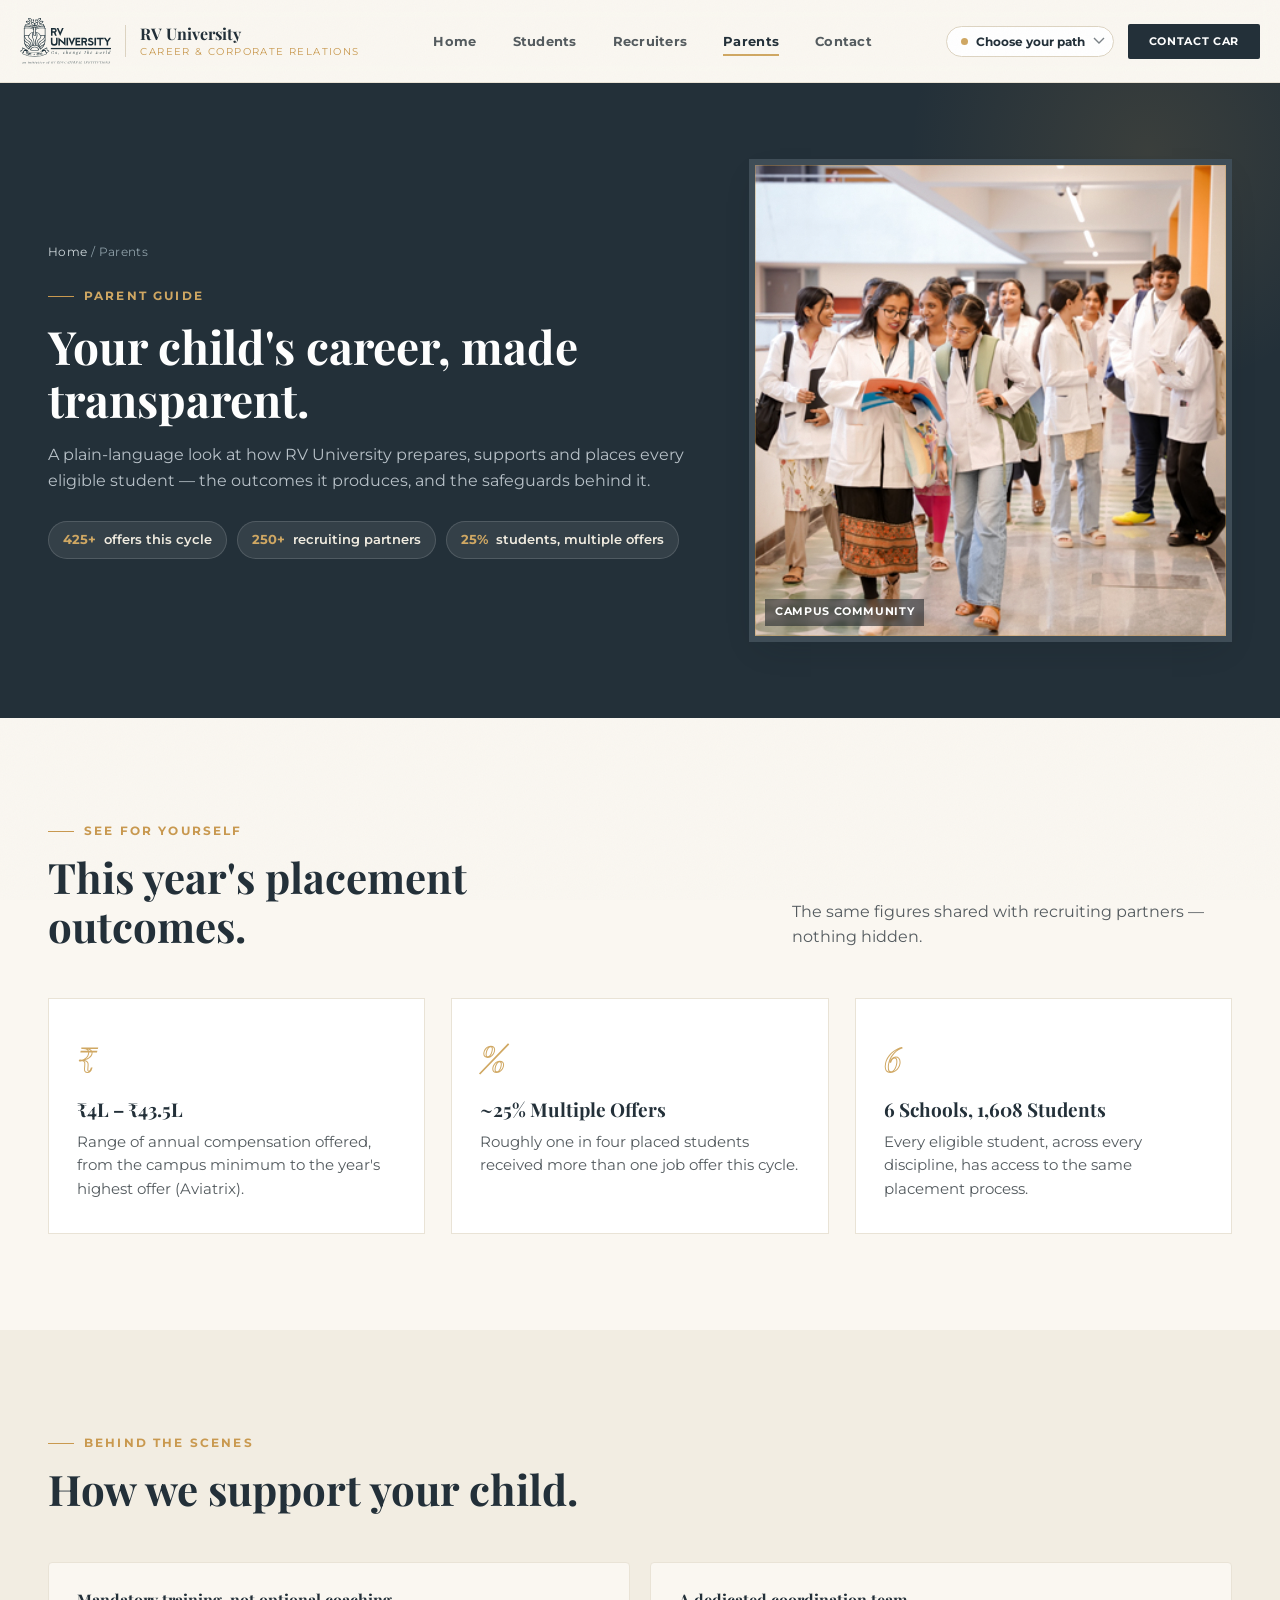
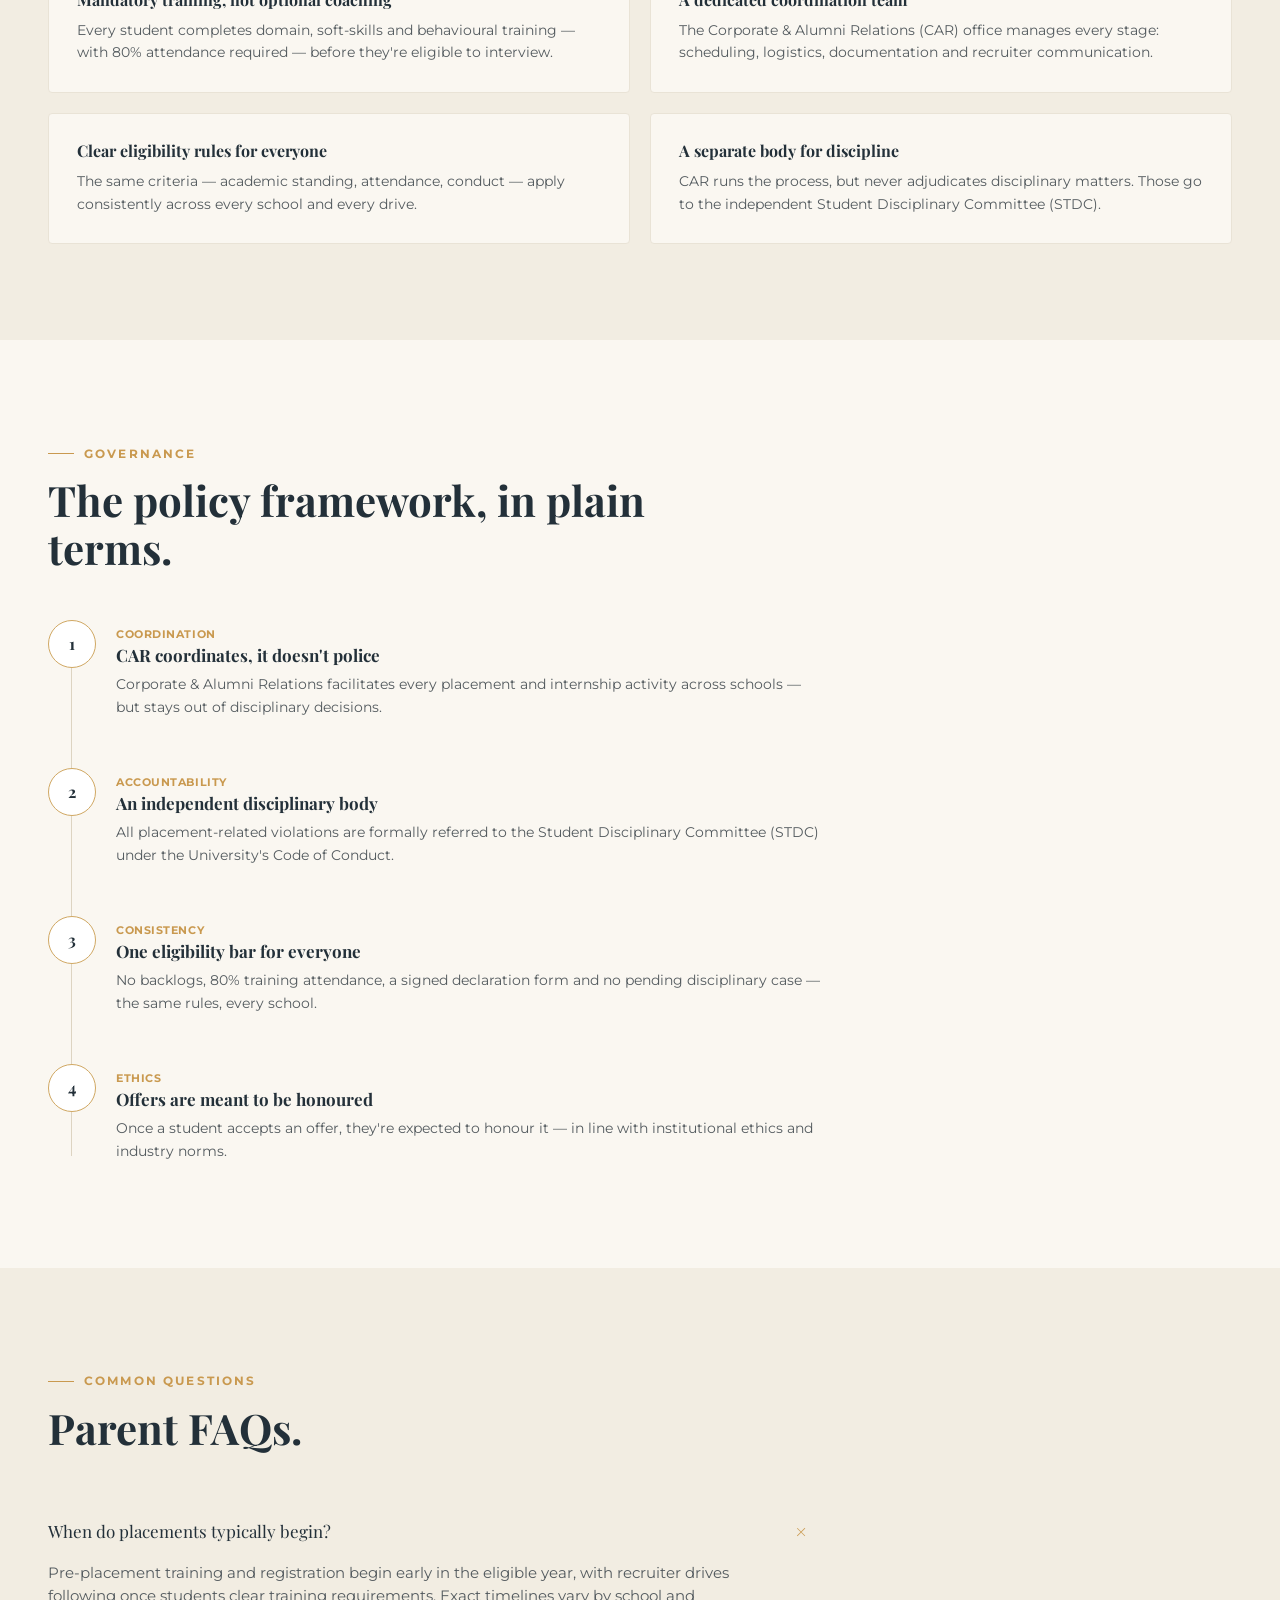
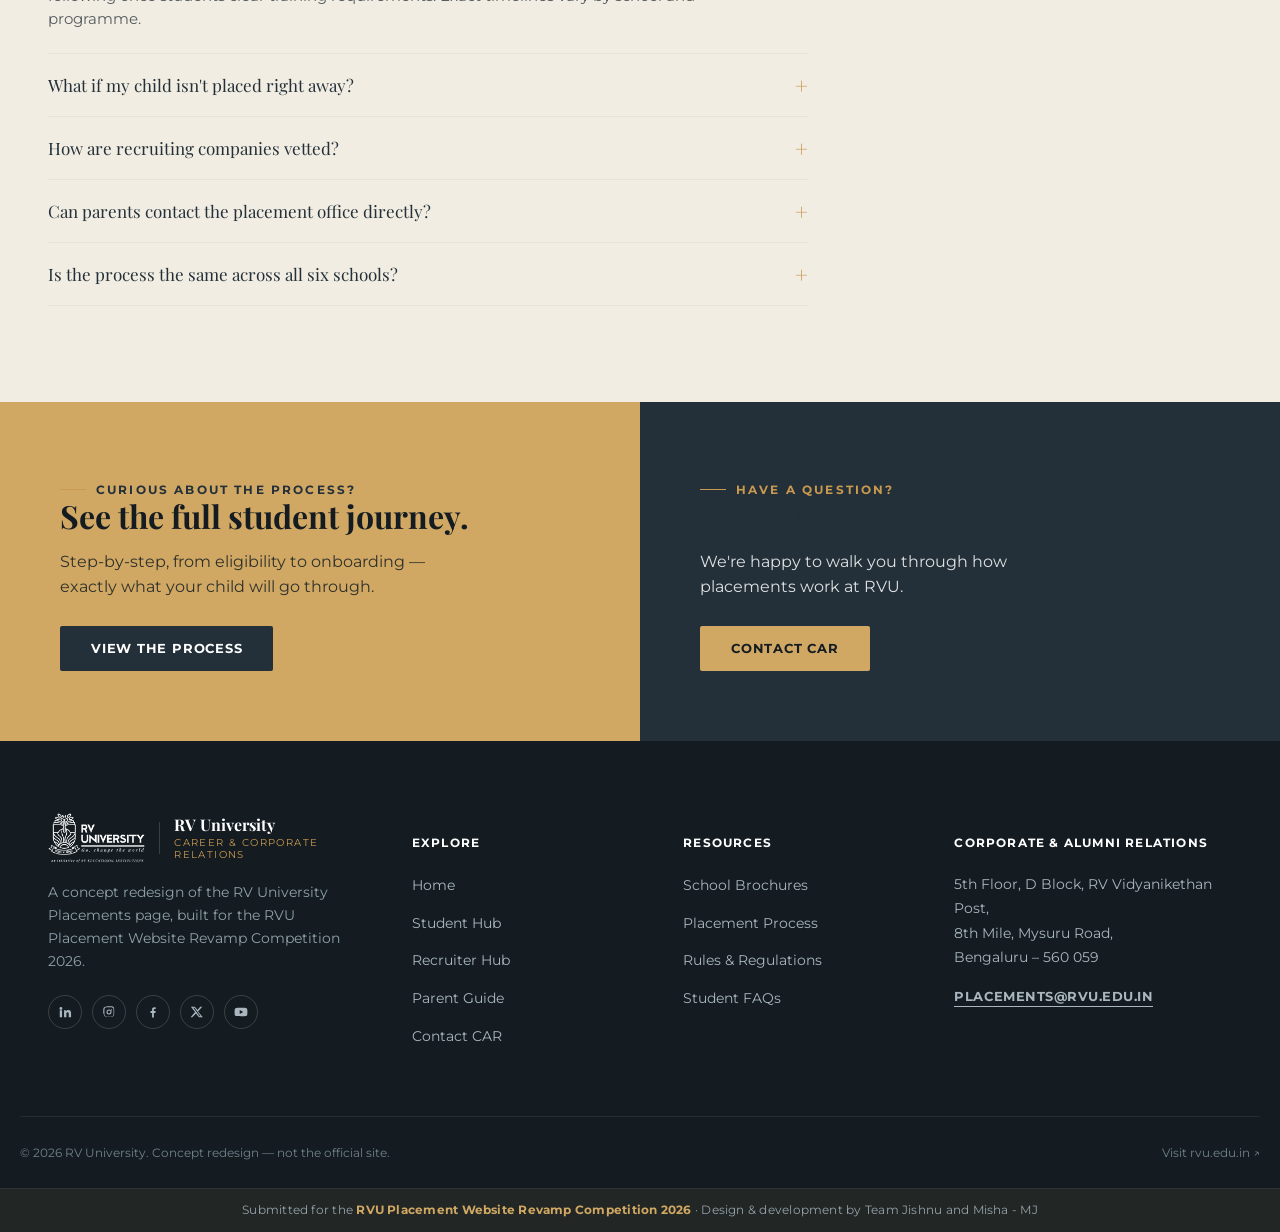
<file: parents.html>
<!doctype html>
<html lang="en">
<head>
<meta charset="UTF-8">
<meta name="viewport" content="width=device-width, initial-scale=1">
<title>Parent Guide — RV University Placements</title>
<meta name="description" content="A clear, plain-language look at how RV University's placement ecosystem works — outcomes, governance and student support.">
<link rel="icon" href="assets/img/rvu-logo.png">
<link rel="preconnect" href="https://fonts.googleapis.com">
<link rel="preconnect" href="https://fonts.gstatic.com" crossorigin>
<link href="https://fonts.googleapis.com/css2?family=Playfair+Display:ital,wght@0,600;0,700;1,600&family=Montserrat:wght@400;500;600;700&display=swap" rel="stylesheet">
<link rel="stylesheet" href="css/style.css">
</head>
<body data-page="parents">
<div class="grain" aria-hidden="true"></div>
<a class="skip-link" href="#main">Skip to content</a>

<header class="site-header">
  <div class="container header-inner">
    <a href="index.html" class="brand">
      <img src="assets/img/rvu-logo.svg" alt="RV University" class="brand-logo">
      <span class="brand-divider"></span>
      <span class="brand-text"><b>RV University</b><em>Career &amp; Corporate Relations</em></span>
    </a>
    <nav class="main-nav" aria-label="Primary">
      <a href="index.html">Home</a>
      <a href="students.html">Students</a>
      <a href="recruiters.html">Recruiters</a>
      <a href="parents.html">Parents</a>
      <a href="contact.html">Contact</a>
    </nav>
    <div class="header-actions">
      <button class="persona-pill" type="button" aria-haspopup="true">
        <span class="dot"></span>
        <span data-persona-label>Choose your path</span>
        <svg viewBox="0 0 12 8" fill="none"><path d="M1 1l5 5 5-5" stroke="currentColor" stroke-width="1.4"/></svg>
      </button>
      <a href="contact.html" class="btn btn-navy btn-sm"><span>Contact CAR</span></a>
      <button class="burger" aria-label="Open menu" aria-expanded="false"><span></span><span></span><span></span></button>
      <div class="persona-pop" role="menu">
        <p>I am visiting as a…</p>
        <button class="persona-opt" data-persona-opt="student"><svg viewBox="0 0 24 24" fill="none" stroke="currentColor" stroke-width="1.6"><path d="M3 9l9-5 9 5-9 5-9-5Z"/><path d="M7 11v5c0 1.5 2.5 3 5 3s5-1.5 5-3v-5"/></svg><span><b>Student</b><small>Placement resources &amp; process</small></span></button>
        <button class="persona-opt" data-persona-opt="recruiter"><svg viewBox="0 0 24 24" fill="none" stroke="currentColor" stroke-width="1.6"><rect x="3" y="7" width="18" height="13" rx="1.5"/><path d="M8 7V5a2 2 0 0 1 2-2h4a2 2 0 0 1 2 2v2"/></svg><span><b>Recruiter</b><small>Hire from RVU's talent pool</small></span></button>
        <button class="persona-opt" data-persona-opt="parent"><svg viewBox="0 0 24 24" fill="none" stroke="currentColor" stroke-width="1.6"><circle cx="12" cy="8" r="3.2"/><path d="M5 20c0-3.9 3.1-7 7-7s7 3.1 7 7"/></svg><span><b>Parent</b><small>Outcomes &amp; support ecosystem</small></span></button>
      </div>
    </div>
  </div>
</header>

<div class="mobile-sheet" aria-hidden="true">
  <a href="index.html">Home</a>
  <a href="students.html">Students</a>
  <a href="recruiters.html">Recruiters</a>
  <a href="parents.html">Parents</a>
  <a href="contact.html">Contact</a>
  <div class="persona-row">
    <button class="btn btn-ghost btn-sm" style="border-color:rgba(255,255,255,.35);color:#fff" data-persona-opt="student">Student</button>
    <button class="btn btn-ghost btn-sm" style="border-color:rgba(255,255,255,.35);color:#fff" data-persona-opt="recruiter">Recruiter</button>
    <button class="btn btn-ghost btn-sm" style="border-color:rgba(255,255,255,.35);color:#fff" data-persona-opt="parent">Parent</button>
  </div>
</div>

<div class="audience-banner" data-for="parents">
  <div class="container">
    <span>Looking for the <strong>Student Hub</strong> instead? <a class="ab-link link-underline" href="students.html">Take me there →</a></span>
    <button class="ab-close" aria-label="Dismiss">×</button>
  </div>
</div>

<main id="main">

  <section class="page-hero">
    <div class="container page-hero-grid">
      <div>
        <div class="breadcrumb"><a href="index.html">Home</a> / Parents</div>
        <span class="eyebrow">Parent Guide</span>
        <h1>Your child's career, made transparent.</h1>
        <p>A plain-language look at how RV University prepares, supports and places every eligible student — the outcomes it produces, and the safeguards behind it.</p>
        <div class="chip-row">
          <span class="chip"><b>425+</b> offers this cycle</span>
          <span class="chip"><b>250+</b> recruiting partners</span>
          <span class="chip"><b>25%</b> students, multiple offers</span>
        </div>
      </div>
      <div class="page-hero-photo">
        <img src="assets/img/internship-5.jpg" alt="RVU students walking through campus together" loading="lazy">
        <span class="photo-tag">Campus Community</span>
      </div>
    </div>
  </section>

  <!-- TRANSPARENCY DASHBOARD -->
  <section class="section">
    <div class="container">
      <div class="section-head reveal">
        <div><span class="eyebrow">See For Yourself</span><h2>This year's placement outcomes.</h2></div>
        <p>The same figures shared with recruiting partners — nothing hidden.</p>
      </div>
      <div class="grid grid-3 reveal-stagger">
        <div class="ed-card"><span class="num">₹</span><h3>₹4L – ₹43.5L</h3><p>Range of annual compensation offered, from the campus minimum to the year's highest offer (Aviatrix).</p></div>
        <div class="ed-card"><span class="num">%</span><h3>~25% Multiple Offers</h3><p>Roughly one in four placed students received more than one job offer this cycle.</p></div>
        <div class="ed-card"><span class="num">6</span><h3>6 Schools, 1,608 Students</h3><p>Every eligible student, across every discipline, has access to the same placement process.</p></div>
      </div>
    </div>
  </section>

  <!-- HOW WE SUPPORT -->
  <section class="section section--dim">
    <div class="container">
      <div class="section-head reveal">
        <div><span class="eyebrow">Behind the Scenes</span><h2>How we support your child.</h2></div>
      </div>
      <div class="grid grid-2 reveal-stagger" style="gap:20px;">
        <div class="info-card"><h4>Mandatory training, not optional coaching</h4><p>Every student completes domain, soft-skills and behavioural training — with 80% attendance required — before they're eligible to interview.</p></div>
        <div class="info-card"><h4>A dedicated coordination team</h4><p>The Corporate &amp; Alumni Relations (CAR) office manages every stage: scheduling, logistics, documentation and recruiter communication.</p></div>
        <div class="info-card"><h4>Clear eligibility rules for everyone</h4><p>The same criteria — academic standing, attendance, conduct — apply consistently across every school and every drive.</p></div>
        <div class="info-card"><h4>A separate body for discipline</h4><p>CAR runs the process, but never adjudicates disciplinary matters. Those go to the independent Student Disciplinary Committee (STDC).</p></div>
      </div>
    </div>
  </section>

  <!-- GOVERNANCE / RULES -->
  <section class="section" id="rules">
    <div class="container">
      <div class="section-head reveal">
        <div><span class="eyebrow">Governance</span><h2>The policy framework, in plain terms.</h2></div>
      </div>
      <div class="v-timeline reveal-stagger">
        <div class="v-step"><div class="v-dot">1</div><span class="v-tag">Coordination</span><h4>CAR coordinates, it doesn't police</h4><p>Corporate &amp; Alumni Relations facilitates every placement and internship activity across schools — but stays out of disciplinary decisions.</p></div>
        <div class="v-step"><div class="v-dot">2</div><span class="v-tag">Accountability</span><h4>An independent disciplinary body</h4><p>All placement-related violations are formally referred to the Student Disciplinary Committee (STDC) under the University's Code of Conduct.</p></div>
        <div class="v-step"><div class="v-dot">3</div><span class="v-tag">Consistency</span><h4>One eligibility bar for everyone</h4><p>No backlogs, 80% training attendance, a signed declaration form and no pending disciplinary case — the same rules, every school.</p></div>
        <div class="v-step"><div class="v-dot">4</div><span class="v-tag">Ethics</span><h4>Offers are meant to be honoured</h4><p>Once a student accepts an offer, they're expected to honour it — in line with institutional ethics and industry norms.</p></div>
      </div>
    </div>
  </section>

  <!-- FAQ -->
  <section class="section section--dim">
    <div class="container">
      <div class="section-head reveal">
        <div><span class="eyebrow">Common Questions</span><h2>Parent FAQs.</h2></div>
      </div>
      <div class="faq reveal" data-accordion="single">
        <div class="faq-item is-open">
          <button class="faq-q">When do placements typically begin?</button>
          <div class="faq-a"><p>Pre-placement training and registration begin early in the eligible year, with recruiter drives following once students clear training requirements. Exact timelines vary by school and programme.</p></div>
        </div>
        <div class="faq-item">
          <button class="faq-q">What if my child isn't placed right away?</button>
          <div class="faq-a"><p>Placements continue in cycles through the year — CAR keeps eligible, registered students in the pool for subsequent drives, and internship and live-project pathways build experience alongside.</p></div>
        </div>
        <div class="faq-item">
          <button class="faq-q">How are recruiting companies vetted?</button>
          <div class="faq-a"><p>CAR coordinates directly with recruiting organisations — spanning MNCs, GCCs, consulting, financial and technology firms — to confirm role details and eligibility criteria before a drive is scheduled.</p></div>
        </div>
        <div class="faq-item">
          <button class="faq-q">Can parents contact the placement office directly?</button>
          <div class="faq-a"><p>Yes — the CAR office welcomes queries at <a href="mailto:placements@rvu.edu.in" class="link-underline">placements@rvu.edu.in</a>, though we encourage students to lead their own placement journey wherever possible.</p></div>
        </div>
        <div class="faq-item">
          <button class="faq-q">Is the process the same across all six schools?</button>
          <div class="faq-a"><p>Yes. Eligibility, training and conduct requirements are consistent university-wide, though specific training content is tailored to each school's discipline.</p></div>
        </div>
      </div>
    </div>
  </section>

  <section class="split-cta reveal">
    <div class="sc-gold">
      <span class="eyebrow" style="color:#233039">Curious about the process?</span>
      <h3>See the full student journey.</h3>
      <p>Step-by-step, from eligibility to onboarding — exactly what your child will go through.</p>
      <a href="students.html#process" class="btn btn-navy">View the Process</a>
    </div>
    <div class="sc-navy">
      <span class="eyebrow">Have a question?</span>
      <h3>Reach the CAR office.</h3>
      <p>We're happy to walk you through how placements work at RVU.</p>
      <a href="contact.html" class="btn btn-gold">Contact CAR</a>
    </div>
  </section>

</main>

<footer class="site-footer">
  <div class="container footer-top">
    <div class="footer-brand">
      <a href="index.html" class="brand"><img src="assets/img/rvu-logo-white.png" alt="RV University" class="brand-logo"><span class="brand-divider"></span><span class="brand-text"><b style="color:#fff">RV University</b><em>Career &amp; Corporate Relations</em></span></a>
      <p>A concept redesign of the RV University Placements page, built for the RVU Placement Website Revamp Competition 2026.</p>
      <div class="footer-social" aria-label="Social links">
        <a href="https://www.linkedin.com/school/rv-university/" target="_blank" rel="noopener noreferrer" aria-label="RV University on LinkedIn"><svg viewBox="0 0 24 24" fill="currentColor"><path d="M4.98 3.5a2.5 2.5 0 1 1 0 5 2.5 2.5 0 0 1 0-5ZM3 9h4v12H3V9Zm7 0h3.8v1.7h.05c.53-1 1.83-2.05 3.77-2.05 4.03 0 4.78 2.65 4.78 6.1V21h-4v-5.6c0-1.34-.02-3.06-1.87-3.06-1.87 0-2.16 1.46-2.16 2.96V21h-4V9Z"/></svg></a>
        <a href="https://www.instagram.com/rv.university/" target="_blank" rel="noopener noreferrer" aria-label="RV University on Instagram"><svg viewBox="0 0 24 24" fill="currentColor"><path d="M12 2.2c2.7 0 3 .01 4.1.06 1.1.05 1.8.22 2.2.36.55.2.95.44 1.36.85.4.4.65.8.85 1.36.15.4.3 1.1.36 2.2.05 1.1.06 1.4.06 4.1s-.01 3-.06 4.1c-.05 1.1-.22 1.8-.36 2.2a3.7 3.7 0 0 1-.85 1.36c-.4.4-.8.65-1.36.85-.4.15-1.1.3-2.2.36-1.1.05-1.4.06-4.1.06s-3-.01-4.1-.06c-1.1-.05-1.8-.22-2.2-.36a3.7 3.7 0 0 1-1.36-.85 3.7 3.7 0 0 1-.85-1.36c-.15-.4-.3-1.1-.36-2.2C2.21 15 2.2 14.7 2.2 12s.01-3 .06-4.1c.05-1.1.22-1.8.36-2.2.2-.55.44-.95.85-1.36.4-.4.8-.65 1.36-.85.4-.15 1.1-.3 2.2-.36C8.2 2.21 8.5 2.2 12 2.2Zm0 1.8c-2.65 0-2.96.01-4.02.06-.9.04-1.4.19-1.7.32-.44.17-.74.37-1.06.7-.32.3-.52.6-.7 1.05-.13.32-.28.82-.32 1.7-.05 1.06-.06 1.37-.06 4.02s.01 2.96.06 4.02c.04.9.19 1.4.32 1.7.17.44.37.74.7 1.06.3.32.6.52 1.05.7.32.13.82.28 1.7.32 1.06.05 1.37.06 4.02.06s2.96-.01 4.02-.06c.9-.04 1.4-.19 1.7-.32.44-.17.74-.37 1.06-.7.32-.3.52-.6.7-1.05.13-.32.28-.82.32-1.7.05-1.06.06-1.37.06-4.02s-.01-2.96-.06-4.02c-.04-.9-.19-1.4-.32-1.7a2.8 2.8 0 0 0-.7-1.06 2.8 2.8 0 0 0-1.05-.7c-.32-.13-.82-.28-1.7-.32-1.06-.05-1.37-.06-4.02-.06Zm0 3.7a4.3 4.3 0 1 1 0 8.6 4.3 4.3 0 0 1 0-8.6Zm0 1.8a2.5 2.5 0 1 0 0 5 2.5 2.5 0 0 0 0-5Zm4.48-2.02a1 1 0 1 1 0 2 1 1 0 0 1 0-2Z"/></svg></a>
        <a href="https://www.facebook.com/RV.University1/" target="_blank" rel="noopener noreferrer" aria-label="RV University on Facebook"><svg viewBox="0 0 24 24" fill="currentColor"><path d="M13.5 21.5v-8h2.68l.4-3.12H13.5V8.41c0-.9.25-1.52 1.54-1.52h1.65V4.1C16.4 4.05 15.44 4 14.32 4c-2.34 0-3.94 1.43-3.94 4.05v2.33H7.68v3.12h2.7v8h3.12Z"/></svg></a>
        <a href="https://twitter.com/_RVUniversity_" target="_blank" rel="noopener noreferrer" aria-label="RV University on X (Twitter)"><svg viewBox="0 0 24 24" fill="currentColor"><path d="M17.53 3H21l-7.19 8.21L22 21h-6.62l-5.2-6.32L4.02 21H1l7.7-8.8L1.5 3h6.78l4.68 5.77L17.53 3Zm-1.16 16.2h1.84L7.71 4.7H5.76l10.61 14.5Z"/></svg></a>
        <a href="https://www.youtube.com/c/RVUniversity" target="_blank" rel="noopener noreferrer" aria-label="RV University on YouTube"><svg viewBox="0 0 24 24" fill="currentColor"><path d="M23 12s0-3.4-.44-5a2.9 2.9 0 0 0-2-2C18.9 4.5 12 4.5 12 4.5s-6.9 0-8.56.5a2.9 2.9 0 0 0-2 2C1 8.6 1 12 1 12s0 3.4.44 5a2.9 2.9 0 0 0 2 2C5.1 19.5 12 19.5 12 19.5s6.9 0 8.56-.5a2.9 2.9 0 0 0 2-2C23 15.4 23 12 23 12ZM9.8 15.5v-7l6 3.5-6 3.5Z"/></svg></a>
      </div>
    </div>
    <div class="footer-col">
      <h5>Explore</h5>
      <ul>
        <li><a href="index.html">Home</a></li>
        <li><a href="students.html">Student Hub</a></li>
        <li><a href="recruiters.html">Recruiter Hub</a></li>
        <li><a href="parents.html">Parent Guide</a></li>
        <li><a href="contact.html">Contact CAR</a></li>
      </ul>
    </div>
    <div class="footer-col">
      <h5>Resources</h5>
      <ul>
        <li><a href="recruiters.html#schools">School Brochures</a></li>
        <li><a href="students.html#process">Placement Process</a></li>
        <li><a href="parents.html#rules">Rules &amp; Regulations</a></li>
        <li><a href="students.html#faq">Student FAQs</a></li>
      </ul>
    </div>
    <div class="footer-col">
      <h5>Corporate &amp; Alumni Relations</h5>
      <address>5th Floor, D Block, RV Vidyanikethan Post,<br>8th Mile, Mysuru Road,<br>Bengaluru – 560 059</address>
      <a href="mailto:placements@rvu.edu.in" class="link-underline">placements@rvu.edu.in</a>
    </div>
  </div>
  <div class="container footer-bottom">
    <span>© <span data-year>2026</span> RV University. Concept redesign — not the official site.</span>
    <span><a href="https://rvu.edu.in/placements/">Visit rvu.edu.in ↗</a></span>
  </div>
  <div class="footer-note">Submitted for the <b>RVU Placement Website Revamp Competition 2026</b> · Design &amp; development by Team Jishnu and Misha - MJ</div>
</footer>

<button class="to-top" aria-label="Back to top"><svg viewBox="0 0 24 24" fill="none" stroke="currentColor" stroke-width="2"><path d="M12 19V5M5 12l7-7 7 7"/></svg></button>

<script src="js/main.js"></script>
</body>
</html>
</file>
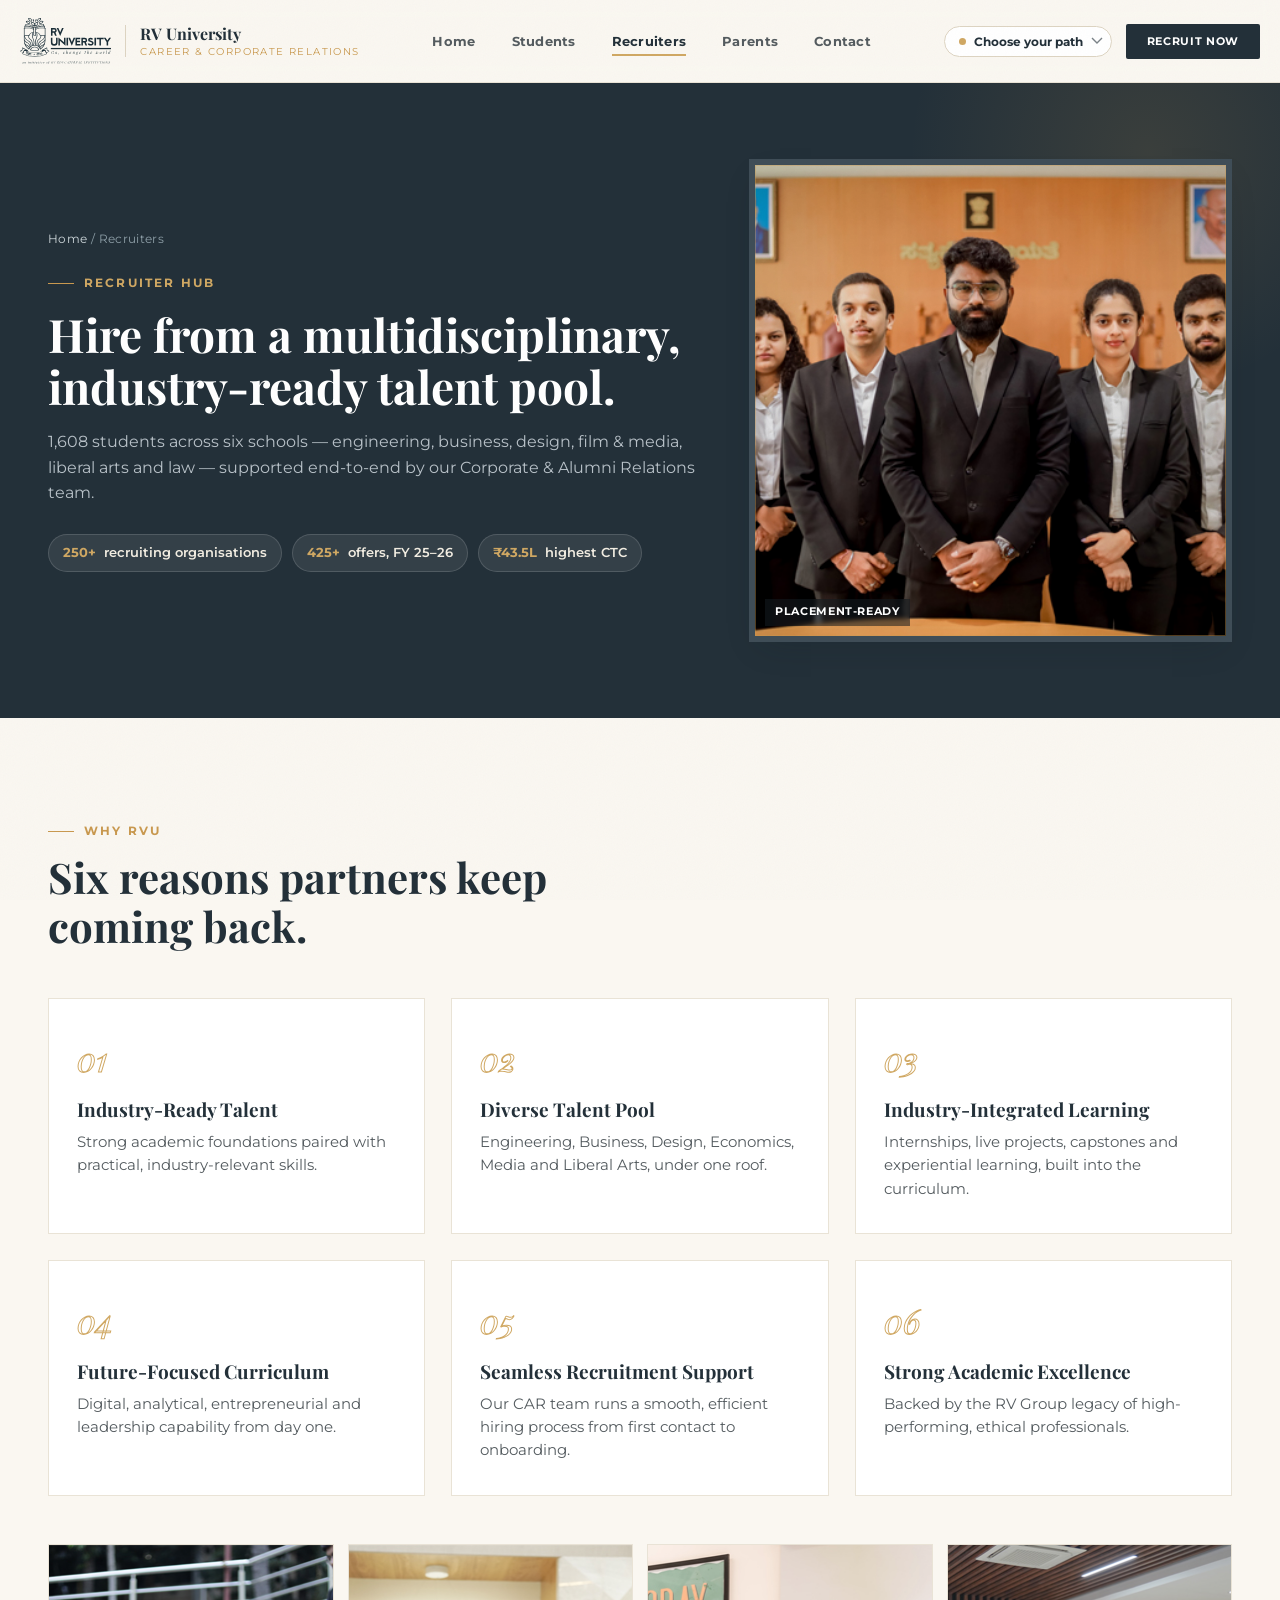
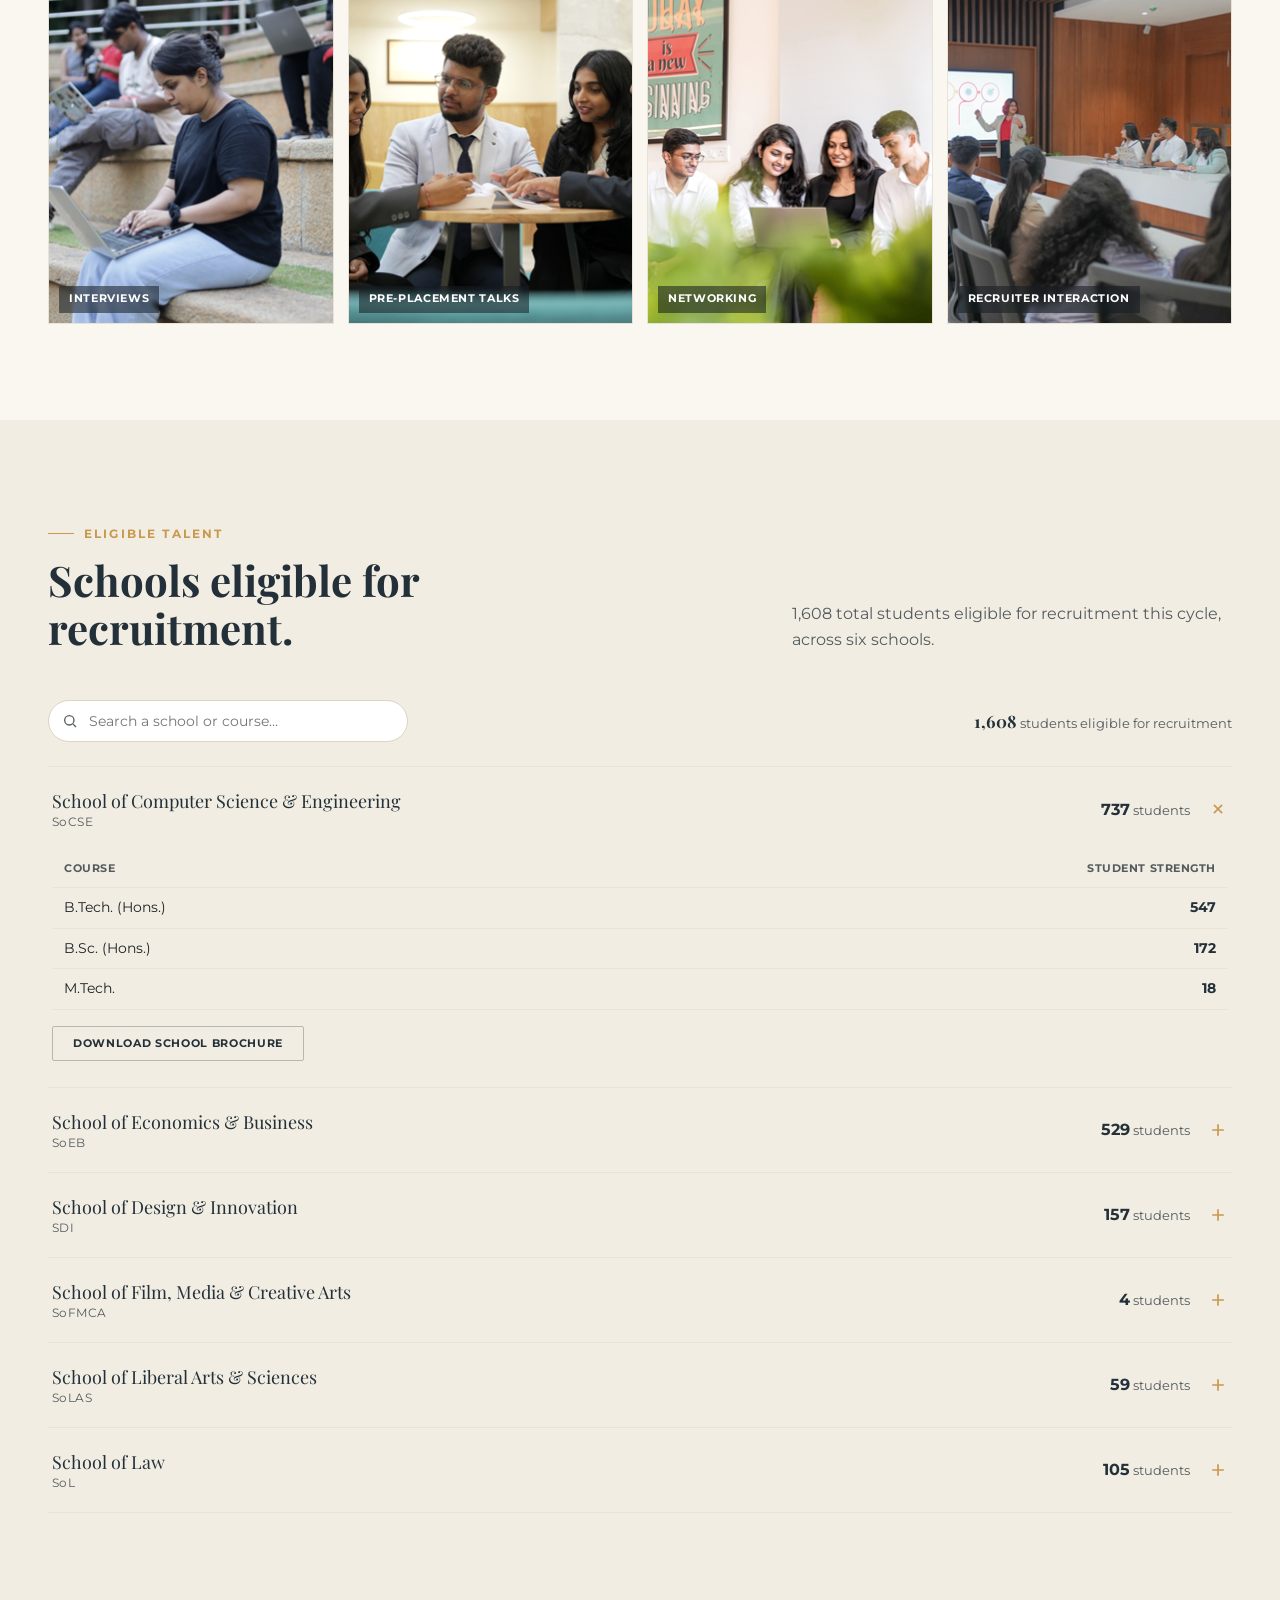
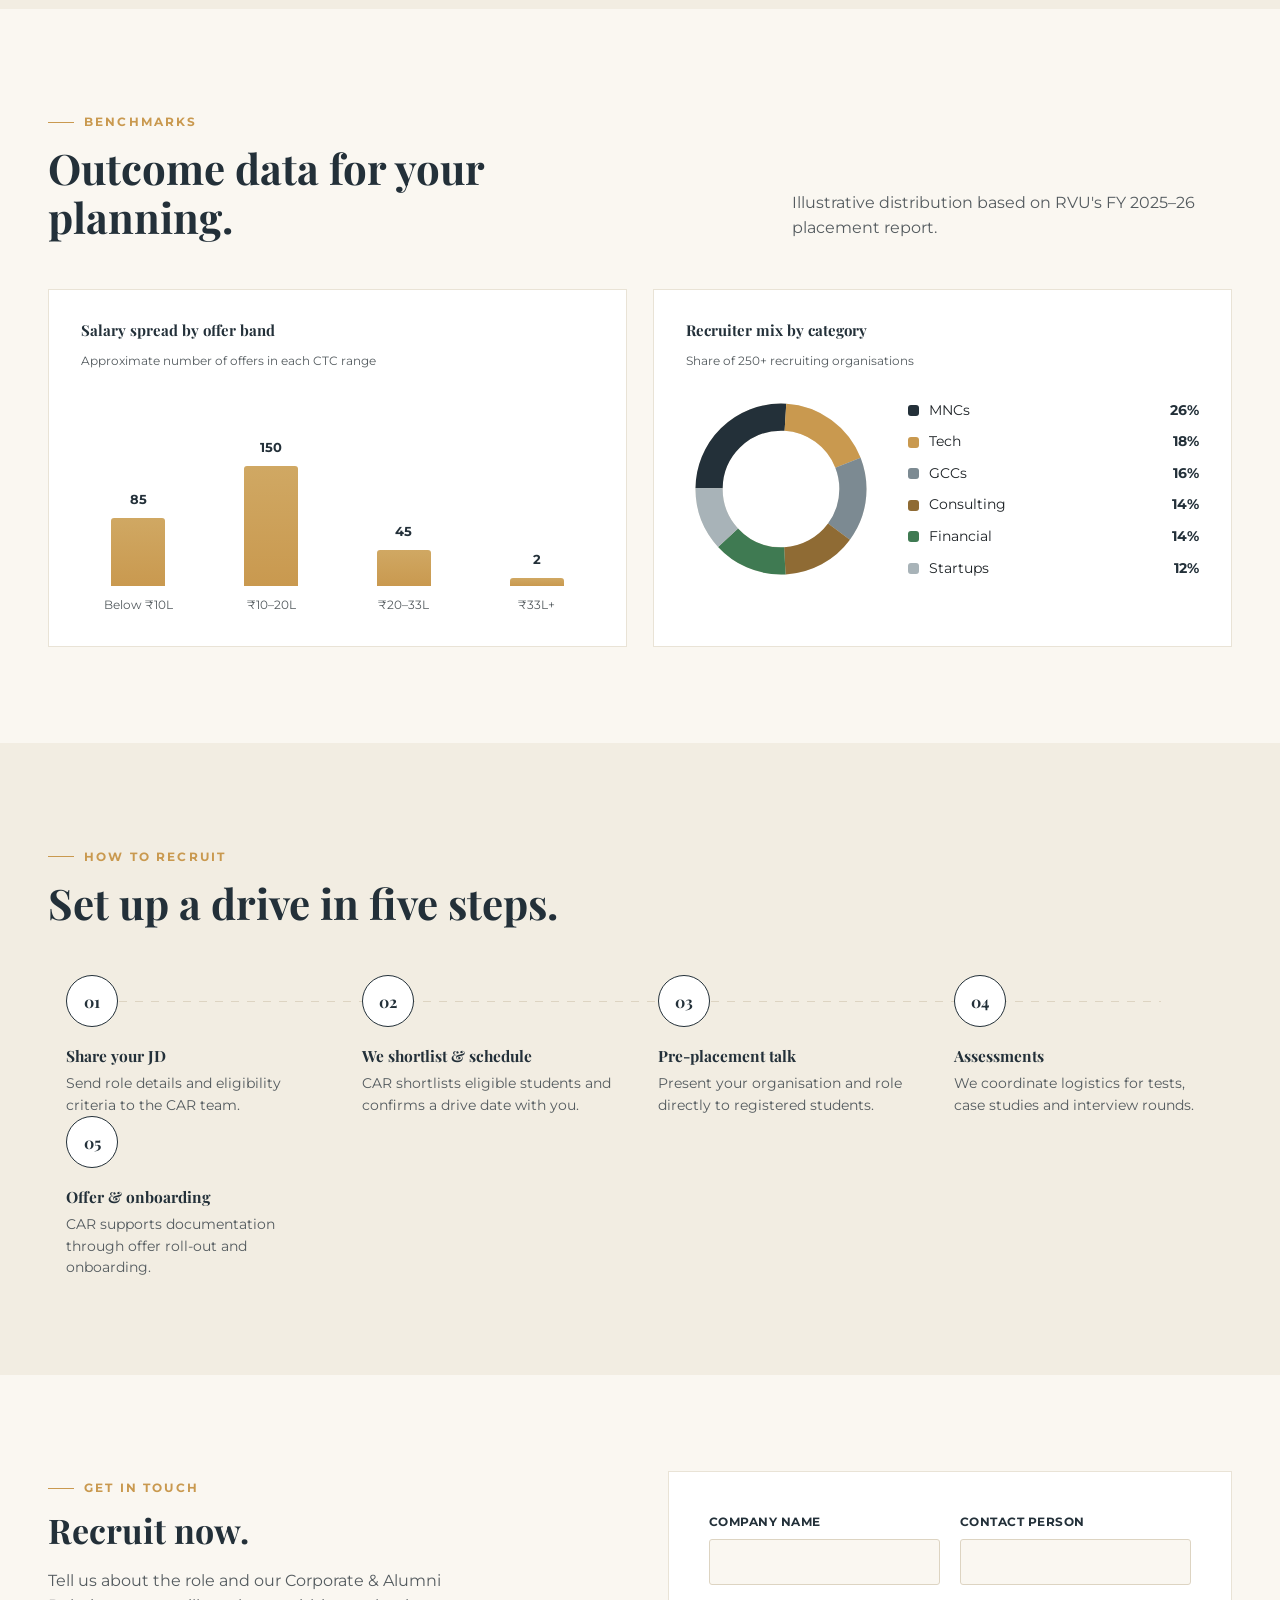
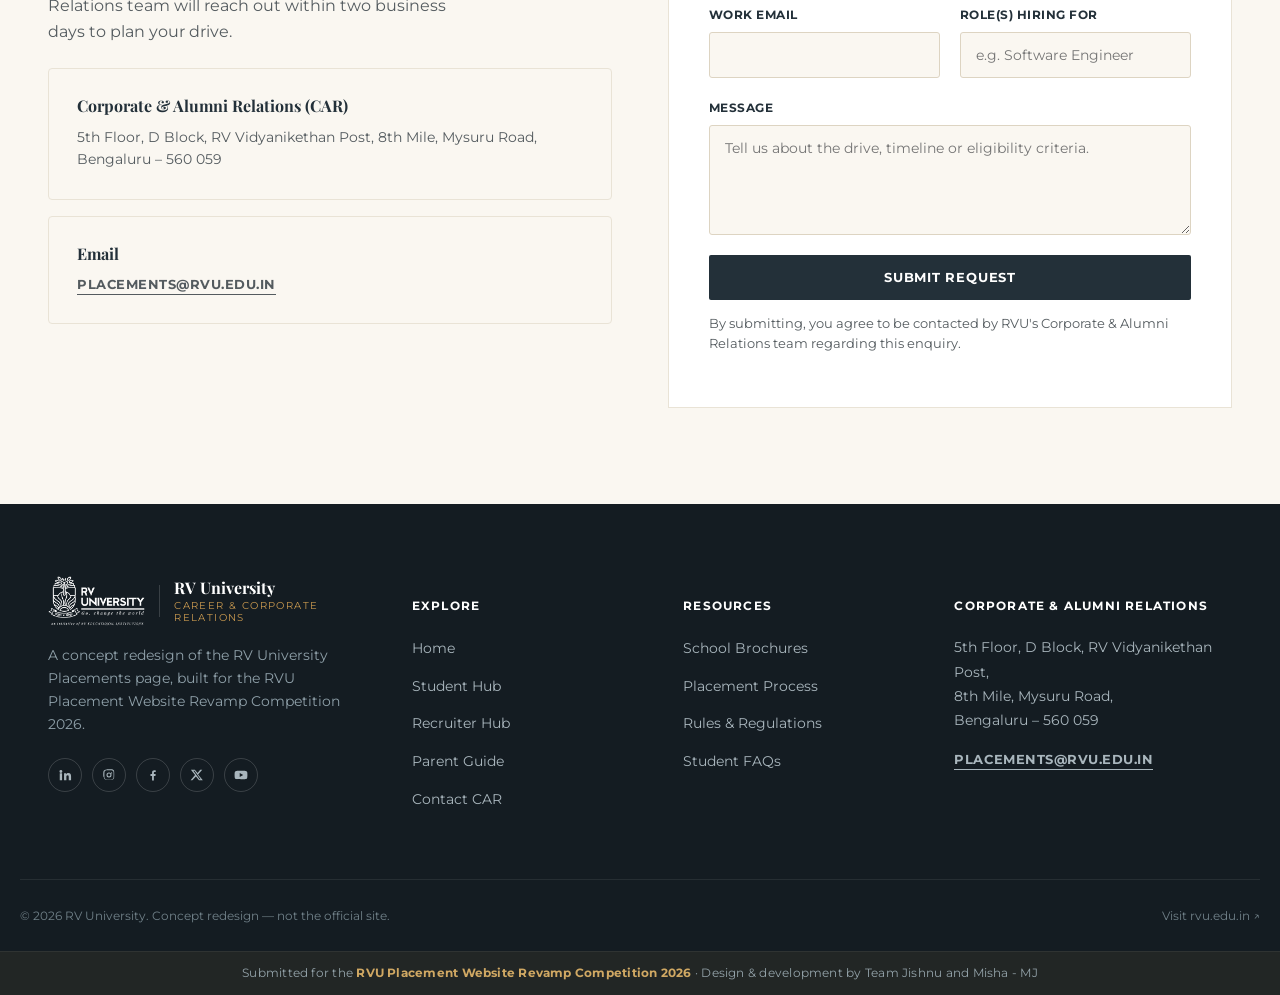
<file: recruiters.html>
<!doctype html>
<html lang="en">
<head>
<meta charset="UTF-8">
<meta name="viewport" content="width=device-width, initial-scale=1">
<title>Recruiter Hub — RV University Placements</title>
<meta name="description" content="Partner with RV University. School-wise eligible talent, outcome benchmarks and the recruitment process for corporate partners.">
<link rel="icon" href="assets/img/rvu-logo.png">
<link rel="preconnect" href="https://fonts.googleapis.com">
<link rel="preconnect" href="https://fonts.gstatic.com" crossorigin>
<link href="https://fonts.googleapis.com/css2?family=Playfair+Display:ital,wght@0,600;0,700;1,600&family=Montserrat:wght@400;500;600;700&display=swap" rel="stylesheet">
<link rel="stylesheet" href="css/style.css">
</head>
<body data-page="recruiters">
<div class="grain" aria-hidden="true"></div>
<a class="skip-link" href="#main">Skip to content</a>

<header class="site-header">
  <div class="container header-inner">
    <a href="index.html" class="brand">
      <img src="assets/img/rvu-logo.svg" alt="RV University" class="brand-logo">
      <span class="brand-divider"></span>
      <span class="brand-text"><b>RV University</b><em>Career &amp; Corporate Relations</em></span>
    </a>
    <nav class="main-nav" aria-label="Primary">
      <a href="index.html">Home</a>
      <a href="students.html">Students</a>
      <a href="recruiters.html">Recruiters</a>
      <a href="parents.html">Parents</a>
      <a href="contact.html">Contact</a>
    </nav>
    <div class="header-actions">
      <button class="persona-pill" type="button" aria-haspopup="true">
        <span class="dot"></span>
        <span data-persona-label>Choose your path</span>
        <svg viewBox="0 0 12 8" fill="none"><path d="M1 1l5 5 5-5" stroke="currentColor" stroke-width="1.4"/></svg>
      </button>
      <a href="#recruit-form" class="btn btn-navy btn-sm"><span>Recruit Now</span></a>
      <button class="burger" aria-label="Open menu" aria-expanded="false"><span></span><span></span><span></span></button>
      <div class="persona-pop" role="menu">
        <p>I am visiting as a…</p>
        <button class="persona-opt" data-persona-opt="student"><svg viewBox="0 0 24 24" fill="none" stroke="currentColor" stroke-width="1.6"><path d="M3 9l9-5 9 5-9 5-9-5Z"/><path d="M7 11v5c0 1.5 2.5 3 5 3s5-1.5 5-3v-5"/></svg><span><b>Student</b><small>Placement resources &amp; process</small></span></button>
        <button class="persona-opt" data-persona-opt="recruiter"><svg viewBox="0 0 24 24" fill="none" stroke="currentColor" stroke-width="1.6"><rect x="3" y="7" width="18" height="13" rx="1.5"/><path d="M8 7V5a2 2 0 0 1 2-2h4a2 2 0 0 1 2 2v2"/></svg><span><b>Recruiter</b><small>Hire from RVU's talent pool</small></span></button>
        <button class="persona-opt" data-persona-opt="parent"><svg viewBox="0 0 24 24" fill="none" stroke="currentColor" stroke-width="1.6"><circle cx="12" cy="8" r="3.2"/><path d="M5 20c0-3.9 3.1-7 7-7s7 3.1 7 7"/></svg><span><b>Parent</b><small>Outcomes &amp; support ecosystem</small></span></button>
      </div>
    </div>
  </div>
</header>

<div class="mobile-sheet" aria-hidden="true">
  <a href="index.html">Home</a>
  <a href="students.html">Students</a>
  <a href="recruiters.html">Recruiters</a>
  <a href="parents.html">Parents</a>
  <a href="contact.html">Contact</a>
  <div class="persona-row">
    <button class="btn btn-ghost btn-sm" style="border-color:rgba(255,255,255,.35);color:#fff" data-persona-opt="student">Student</button>
    <button class="btn btn-ghost btn-sm" style="border-color:rgba(255,255,255,.35);color:#fff" data-persona-opt="recruiter">Recruiter</button>
    <button class="btn btn-ghost btn-sm" style="border-color:rgba(255,255,255,.35);color:#fff" data-persona-opt="parent">Parent</button>
  </div>
</div>

<div class="audience-banner" data-for="recruiters">
  <div class="container">
    <span>Looking for the <strong>Student Hub</strong> instead? <a class="ab-link link-underline" href="students.html">Take me there →</a></span>
    <button class="ab-close" aria-label="Dismiss">×</button>
  </div>
</div>

<main id="main">

  <section class="page-hero">
    <div class="container page-hero-grid">
      <div>
        <div class="breadcrumb"><a href="index.html">Home</a> / Recruiters</div>
        <span class="eyebrow">Recruiter Hub</span>
        <h1>Hire from a multidisciplinary, industry-ready talent pool.</h1>
        <p>1,608 students across six schools — engineering, business, design, film &amp; media, liberal arts and law — supported end-to-end by our Corporate &amp; Alumni Relations team.</p>
        <div class="chip-row">
          <span class="chip"><b>250+</b> recruiting organisations</span>
          <span class="chip"><b>425+</b> offers, FY 25–26</span>
          <span class="chip"><b>₹43.5L</b> highest CTC</span>
        </div>
      </div>
      <div class="page-hero-photo">
        <img src="assets/img/recruit-1.jpg" alt="RVU students dressed formally, ready for a recruiting drive" loading="lazy">
        <span class="photo-tag">Placement-Ready</span>
      </div>
    </div>
  </section>

  <!-- WHY RECRUIT -->
  <section class="section">
    <div class="container">
      <div class="section-head reveal">
        <div><span class="eyebrow">Why RVU</span><h2>Six reasons partners keep coming back.</h2></div>
      </div>
      <div class="grid grid-3 reveal-stagger">
        <div class="ed-card"><span class="num">01</span><h3>Industry-Ready Talent</h3><p>Strong academic foundations paired with practical, industry-relevant skills.</p></div>
        <div class="ed-card"><span class="num">02</span><h3>Diverse Talent Pool</h3><p>Engineering, Business, Design, Economics, Media and Liberal Arts, under one roof.</p></div>
        <div class="ed-card"><span class="num">03</span><h3>Industry-Integrated Learning</h3><p>Internships, live projects, capstones and experiential learning, built into the curriculum.</p></div>
        <div class="ed-card"><span class="num">04</span><h3>Future-Focused Curriculum</h3><p>Digital, analytical, entrepreneurial and leadership capability from day one.</p></div>
        <div class="ed-card"><span class="num">05</span><h3>Seamless Recruitment Support</h3><p>Our CAR team runs a smooth, efficient hiring process from first contact to onboarding.</p></div>
        <div class="ed-card"><span class="num">06</span><h3>Strong Academic Excellence</h3><p>Backed by the RV Group legacy of high-performing, ethical professionals.</p></div>
      </div>

      <div class="photo-grid reveal-stagger" style="margin-top:48px;">
        <div class="photo-tile"><img src="assets/img/recruit-2.jpg" alt="RVU students in an interview round" loading="lazy"><span class="photo-tag">Interviews</span></div>
        <div class="photo-tile"><img src="assets/img/recruit-3.jpg" alt="Pre-placement talk in progress at RVU" loading="lazy"><span class="photo-tag">Pre-Placement Talks</span></div>
        <div class="photo-tile"><img src="assets/img/recruit-4.jpg" alt="RVU students networking with a recruiting partner" loading="lazy"><span class="photo-tag">Networking</span></div>
        <div class="photo-tile"><img src="assets/img/recruit-5.jpg" alt="RVU students prepared for a recruiter interaction" loading="lazy"><span class="photo-tag">Recruiter Interaction</span></div>
      </div>
    </div>
  </section>

  <!-- SCHOOLS TABLE -->
  <section class="section section--dim" id="schools">
    <div class="container">
      <div class="section-head reveal">
        <div><span class="eyebrow">Eligible Talent</span><h2>Schools eligible for recruitment.</h2></div>
        <p>1,608 total students eligible for recruitment this cycle, across six schools.</p>
      </div>

      <div class="school-toolbar reveal">
        <div class="search-box">
          <svg viewBox="0 0 24 24" fill="none" stroke="currentColor" stroke-width="2"><circle cx="11" cy="11" r="7"/><path d="M21 21l-4.3-4.3"/></svg>
          <input type="text" id="schoolSearch" placeholder="Search a school or course…" aria-label="Search schools">
        </div>
        <div class="school-total"><b>1,608</b> students eligible for recruitment</div>
      </div>

      <div class="school-acc reveal" data-accordion="multi">
        <div class="school-item is-open" data-search="school of computer science engineering socse b.tech b.sc m.tech">
          <button class="school-head">
            <span><span class="school-name">School of Computer Science &amp; Engineering</span><br><span class="school-code">SoCSE</span></span>
            <span class="school-meta"><span class="school-count"><b>737</b> students</span><svg class="school-chevron" viewBox="0 0 24 24" fill="none" stroke="currentColor" stroke-width="2"><path d="M12 5v14M5 12h14"/></svg></span>
          </button>
          <div class="school-body"><div class="school-body-inner">
            <table class="course-table">
              <thead><tr><th>Course</th><th>Student Strength</th></tr></thead>
              <tbody>
                <tr><td>B.Tech. (Hons.)</td><td class="strength">547</td></tr>
                <tr><td>B.Sc. (Hons.)</td><td class="strength">172</td></tr>
                <tr><td>M.Tech.</td><td class="strength">18</td></tr>
              </tbody>
            </table>
            <a href="contact.html" class="btn btn-ghost btn-sm">Download School Brochure</a>
          </div></div>
        </div>

        <div class="school-item" data-search="school of economics business soeb bsc msc bba bcom mba">
          <button class="school-head">
            <span><span class="school-name">School of Economics &amp; Business</span><br><span class="school-code">SoEB</span></span>
            <span class="school-meta"><span class="school-count"><b>529</b> students</span><svg class="school-chevron" viewBox="0 0 24 24" fill="none" stroke="currentColor" stroke-width="2"><path d="M12 5v14M5 12h14"/></svg></span>
          </button>
          <div class="school-body"><div class="school-body-inner">
            <table class="course-table">
              <thead><tr><th>Course</th><th>Student Strength</th></tr></thead>
              <tbody>
                <tr><td>B.Sc. (Hons.) Economics</td><td class="strength">4</td></tr>
                <tr><td>M.Sc. Economics</td><td class="strength">16</td></tr>
                <tr><td>BBA (Hons.)</td><td class="strength">162</td></tr>
                <tr><td>B.Com. (Hons.)</td><td class="strength">170</td></tr>
                <tr><td>MBA</td><td class="strength">177</td></tr>
              </tbody>
            </table>
            <a href="contact.html" class="btn btn-ghost btn-sm">Download School Brochure</a>
          </div></div>
        </div>

        <div class="school-item" data-search="school of design innovation sdi bdes mdes">
          <button class="school-head">
            <span><span class="school-name">School of Design &amp; Innovation</span><br><span class="school-code">SDI</span></span>
            <span class="school-meta"><span class="school-count"><b>157</b> students</span><svg class="school-chevron" viewBox="0 0 24 24" fill="none" stroke="currentColor" stroke-width="2"><path d="M12 5v14M5 12h14"/></svg></span>
          </button>
          <div class="school-body"><div class="school-body-inner">
            <table class="course-table">
              <thead><tr><th>Course</th><th>Student Strength</th></tr></thead>
              <tbody>
                <tr><td>B.Des. (Hons.)</td><td class="strength">123</td></tr>
                <tr><td>M.Des.</td><td class="strength">34</td></tr>
              </tbody>
            </table>
            <a href="contact.html" class="btn btn-ghost btn-sm">Download School Brochure</a>
          </div></div>
        </div>

        <div class="school-item" data-search="school of film media creative arts sofmca filmmaking">
          <button class="school-head">
            <span><span class="school-name">School of Film, Media &amp; Creative Arts</span><br><span class="school-code">SoFMCA</span></span>
            <span class="school-meta"><span class="school-count"><b>4</b> students</span><svg class="school-chevron" viewBox="0 0 24 24" fill="none" stroke="currentColor" stroke-width="2"><path d="M12 5v14M5 12h14"/></svg></span>
          </button>
          <div class="school-body"><div class="school-body-inner">
            <table class="course-table">
              <thead><tr><th>Course</th><th>Student Strength</th></tr></thead>
              <tbody>
                <tr><td>B.Sc. (Hons.) — Filmmaking</td><td class="strength">4</td></tr>
              </tbody>
            </table>
            <a href="contact.html" class="btn btn-ghost btn-sm">Download School Brochure</a>
          </div></div>
        </div>

        <div class="school-item" data-search="school of liberal arts sciences solas psychology environmental politics">
          <button class="school-head">
            <span><span class="school-name">School of Liberal Arts &amp; Sciences</span><br><span class="school-code">SoLAS</span></span>
            <span class="school-meta"><span class="school-count"><b>59</b> students</span><svg class="school-chevron" viewBox="0 0 24 24" fill="none" stroke="currentColor" stroke-width="2"><path d="M12 5v14M5 12h14"/></svg></span>
          </button>
          <div class="school-body"><div class="school-body-inner">
            <table class="course-table">
              <thead><tr><th>Course</th><th>Student Strength</th></tr></thead>
              <tbody>
                <tr><td>B.Sc. (Hons.) — Psychology</td><td class="strength">30</td></tr>
                <tr><td>B.Sc. (Hons.) — Environmental Science</td><td class="strength">2</td></tr>
                <tr><td>B.A. (Hons.) — Politics &amp; International Relations</td><td class="strength">4</td></tr>
                <tr><td>M.Sc. — Psychology</td><td class="strength">23</td></tr>
              </tbody>
            </table>
            <a href="contact.html" class="btn btn-ghost btn-sm">Download School Brochure</a>
          </div></div>
        </div>

        <div class="school-item" data-search="school of law sol criminology cyber forensic llm">
          <button class="school-head">
            <span><span class="school-name">School of Law</span><br><span class="school-code">SoL</span></span>
            <span class="school-meta"><span class="school-count"><b>105</b> students</span><svg class="school-chevron" viewBox="0 0 24 24" fill="none" stroke="currentColor" stroke-width="2"><path d="M12 5v14M5 12h14"/></svg></span>
          </button>
          <div class="school-body"><div class="school-body-inner">
            <table class="course-table">
              <thead><tr><th>Course</th><th>Student Strength</th></tr></thead>
              <tbody>
                <tr><td>B.Sc. (Hons.) — Criminology, Cyber Law &amp; Forensic Sciences</td><td class="strength">70</td></tr>
                <tr><td>LL.M.</td><td class="strength">35</td></tr>
              </tbody>
            </table>
            <a href="contact.html" class="btn btn-ghost btn-sm">Download School Brochure</a>
          </div></div>
        </div>
      </div>
    </div>
  </section>

  <!-- OUTCOME DATA -->
  <section class="section">
    <div class="container">
      <div class="section-head reveal">
        <div><span class="eyebrow">Benchmarks</span><h2>Outcome data for your planning.</h2></div>
        <p>Illustrative distribution based on RVU's FY 2025–26 placement report.</p>
      </div>
      <div class="grid grid-2 reveal-stagger">
        <div class="chart-card">
          <h4>Salary spread by offer band</h4>
          <p class="chart-note">Approximate number of offers in each CTC range</p>
          <div class="bar-chart">
            <div class="bar-col" data-pct="34"><span class="bar-val">85</span><div class="bar"></div><span class="bar-label">Below ₹10L</span></div>
            <div class="bar-col" data-pct="60"><span class="bar-val">150</span><div class="bar"></div><span class="bar-label">₹10–20L</span></div>
            <div class="bar-col" data-pct="18"><span class="bar-val">45</span><div class="bar"></div><span class="bar-label">₹20–33L</span></div>
            <div class="bar-col" data-pct="4"><span class="bar-val">2</span><div class="bar"></div><span class="bar-label">₹33L+</span></div>
          </div>
        </div>
        <div class="chart-card">
          <h4>Recruiter mix by category</h4>
          <p class="chart-note">Share of 250+ recruiting organisations</p>
          <div class="donut-wrap">
            <svg viewBox="0 0 42 42" role="img" aria-label="Recruiter category donut chart">
              <circle cx="21" cy="21" r="15.9" fill="transparent" stroke="#e9e3d6" stroke-width="6"></circle>
              <circle cx="21" cy="21" r="15.9" fill="transparent" stroke="#233039" stroke-width="6" stroke-dasharray="26 74" stroke-dashoffset="25" transform="rotate(-90 21 21)"></circle>
              <circle cx="21" cy="21" r="15.9" fill="transparent" stroke="#c9994f" stroke-width="6" stroke-dasharray="18 82" stroke-dashoffset="-1" transform="rotate(-90 21 21)"></circle>
              <circle cx="21" cy="21" r="15.9" fill="transparent" stroke="#7c8a92" stroke-width="6" stroke-dasharray="16 84" stroke-dashoffset="-19" transform="rotate(-90 21 21)"></circle>
              <circle cx="21" cy="21" r="15.9" fill="transparent" stroke="#8f6b34" stroke-width="6" stroke-dasharray="14 86" stroke-dashoffset="-35" transform="rotate(-90 21 21)"></circle>
              <circle cx="21" cy="21" r="15.9" fill="transparent" stroke="#3f7a52" stroke-width="6" stroke-dasharray="14 86" stroke-dashoffset="-49" transform="rotate(-90 21 21)"></circle>
              <circle cx="21" cy="21" r="15.9" fill="transparent" stroke="#a8b3b8" stroke-width="6" stroke-dasharray="12 88" stroke-dashoffset="-63" transform="rotate(-90 21 21)"></circle>
            </svg>
            <div class="donut-legend">
              <div class="dl-item"><span class="sw" style="background:#233039"></span>MNCs <b>26%</b></div>
              <div class="dl-item"><span class="sw" style="background:#c9994f"></span>Tech <b>18%</b></div>
              <div class="dl-item"><span class="sw" style="background:#7c8a92"></span>GCCs <b>16%</b></div>
              <div class="dl-item"><span class="sw" style="background:#8f6b34"></span>Consulting <b>14%</b></div>
              <div class="dl-item"><span class="sw" style="background:#3f7a52"></span>Financial <b>14%</b></div>
              <div class="dl-item"><span class="sw" style="background:#a8b3b8"></span>Startups <b>12%</b></div>
            </div>
          </div>
        </div>
      </div>
    </div>
  </section>

  <!-- RECRUITMENT PROCESS FOR COMPANIES -->
  <section class="section section--dim">
    <div class="container">
      <div class="section-head reveal">
        <div><span class="eyebrow">How to Recruit</span><h2>Set up a drive in five steps.</h2></div>
      </div>
      <div class="timeline reveal-stagger">
        <div class="tl-step"><div class="tl-dot">01</div><h4>Share your JD</h4><p>Send role details and eligibility criteria to the CAR team.</p></div>
        <div class="tl-step"><div class="tl-dot">02</div><h4>We shortlist &amp; schedule</h4><p>CAR shortlists eligible students and confirms a drive date with you.</p></div>
        <div class="tl-step"><div class="tl-dot">03</div><h4>Pre-placement talk</h4><p>Present your organisation and role directly to registered students.</p></div>
        <div class="tl-step"><div class="tl-dot">04</div><h4>Assessments</h4><p>We coordinate logistics for tests, case studies and interview rounds.</p></div>
        <div class="tl-step"><div class="tl-dot">05</div><h4>Offer &amp; onboarding</h4><p>CAR supports documentation through offer roll-out and onboarding.</p></div>
      </div>
    </div>
  </section>

  <!-- RECRUIT NOW FORM -->
  <section class="section" id="recruit-form">
    <div class="container">
      <div class="grid grid-2" style="gap:56px; align-items:flex-start;">
        <div class="reveal">
          <span class="eyebrow">Get In Touch</span>
          <h2 style="font-size:34px; margin:14px 0 18px;">Recruit now.</h2>
          <p style="color:var(--ink-soft); max-width:420px; margin-bottom:24px;">Tell us about the role and our Corporate &amp; Alumni Relations team will reach out within two business days to plan your drive.</p>
          <div class="info-card" style="margin-bottom:16px;"><h4>Corporate &amp; Alumni Relations (CAR)</h4><p>5th Floor, D Block, RV Vidyanikethan Post, 8th Mile, Mysuru Road, Bengaluru – 560 059</p></div>
          <div class="info-card"><h4>Email</h4><p><a href="mailto:placements@rvu.edu.in" class="link-underline">placements@rvu.edu.in</a></p></div>
        </div>

        <div class="reveal">
          <div class="form-success"><svg viewBox="0 0 24 24" fill="none" stroke="currentColor" stroke-width="2"><path d="M4 12l5 5L20 6"/></svg><span><b>Thanks — request received.</b><span>Our CAR team will be in touch shortly. You can also <a href="mailto:placements@rvu.edu.in" class="link-underline" data-mailto-fallback>email us directly</a>.</span></span></div>
          <div class="form-card">
            <form data-validate data-subject="Recruiter Enquiry — RVU Placements">
              <div class="form-row">
                <div class="field"><label for="r-company">Company Name</label><input id="r-company" name="company" type="text" required><span class="err">Please enter your company name.</span></div>
                <div class="field"><label for="r-name">Contact Person</label><input id="r-name" name="name" type="text" required><span class="err">Please enter your name.</span></div>
              </div>
              <div class="form-row">
                <div class="field"><label for="r-email">Work Email</label><input id="r-email" name="email" type="email" required><span class="err">Please enter a valid email address.</span></div>
                <div class="field"><label for="r-role">Role(s) Hiring For</label><input id="r-role" name="role" type="text" placeholder="e.g. Software Engineer"></div>
              </div>
              <div class="field full" style="margin-bottom:20px;"><label for="r-msg">Message</label><textarea id="r-msg" name="message" placeholder="Tell us about the drive, timeline or eligibility criteria." required></textarea><span class="err">Please add a short message.</span></div>
              <button type="submit" class="btn btn-navy btn-block">Submit Request</button>
              <p class="form-note">By submitting, you agree to be contacted by RVU's Corporate &amp; Alumni Relations team regarding this enquiry.</p>
            </form>
          </div>
        </div>
      </div>
    </div>
  </section>

</main>

<footer class="site-footer">
  <div class="container footer-top">
    <div class="footer-brand">
      <a href="index.html" class="brand"><img src="assets/img/rvu-logo-white.png" alt="RV University" class="brand-logo"><span class="brand-divider"></span><span class="brand-text"><b style="color:#fff">RV University</b><em>Career &amp; Corporate Relations</em></span></a>
      <p>A concept redesign of the RV University Placements page, built for the RVU Placement Website Revamp Competition 2026.</p>
      <div class="footer-social" aria-label="Social links">
        <a href="https://www.linkedin.com/school/rv-university/" target="_blank" rel="noopener noreferrer" aria-label="RV University on LinkedIn"><svg viewBox="0 0 24 24" fill="currentColor"><path d="M4.98 3.5a2.5 2.5 0 1 1 0 5 2.5 2.5 0 0 1 0-5ZM3 9h4v12H3V9Zm7 0h3.8v1.7h.05c.53-1 1.83-2.05 3.77-2.05 4.03 0 4.78 2.65 4.78 6.1V21h-4v-5.6c0-1.34-.02-3.06-1.87-3.06-1.87 0-2.16 1.46-2.16 2.96V21h-4V9Z"/></svg></a>
        <a href="https://www.instagram.com/rv.university/" target="_blank" rel="noopener noreferrer" aria-label="RV University on Instagram"><svg viewBox="0 0 24 24" fill="currentColor"><path d="M12 2.2c2.7 0 3 .01 4.1.06 1.1.05 1.8.22 2.2.36.55.2.95.44 1.36.85.4.4.65.8.85 1.36.15.4.3 1.1.36 2.2.05 1.1.06 1.4.06 4.1s-.01 3-.06 4.1c-.05 1.1-.22 1.8-.36 2.2a3.7 3.7 0 0 1-.85 1.36c-.4.4-.8.65-1.36.85-.4.15-1.1.3-2.2.36-1.1.05-1.4.06-4.1.06s-3-.01-4.1-.06c-1.1-.05-1.8-.22-2.2-.36a3.7 3.7 0 0 1-1.36-.85 3.7 3.7 0 0 1-.85-1.36c-.15-.4-.3-1.1-.36-2.2C2.21 15 2.2 14.7 2.2 12s.01-3 .06-4.1c.05-1.1.22-1.8.36-2.2.2-.55.44-.95.85-1.36.4-.4.8-.65 1.36-.85.4-.15 1.1-.3 2.2-.36C8.2 2.21 8.5 2.2 12 2.2Zm0 1.8c-2.65 0-2.96.01-4.02.06-.9.04-1.4.19-1.7.32-.44.17-.74.37-1.06.7-.32.3-.52.6-.7 1.05-.13.32-.28.82-.32 1.7-.05 1.06-.06 1.37-.06 4.02s.01 2.96.06 4.02c.04.9.19 1.4.32 1.7.17.44.37.74.7 1.06.3.32.6.52 1.05.7.32.13.82.28 1.7.32 1.06.05 1.37.06 4.02.06s2.96-.01 4.02-.06c.9-.04 1.4-.19 1.7-.32.44-.17.74-.37 1.06-.7.32-.3.52-.6.7-1.05.13-.32.28-.82.32-1.7.05-1.06.06-1.37.06-4.02s-.01-2.96-.06-4.02c-.04-.9-.19-1.4-.32-1.7a2.8 2.8 0 0 0-.7-1.06 2.8 2.8 0 0 0-1.05-.7c-.32-.13-.82-.28-1.7-.32-1.06-.05-1.37-.06-4.02-.06Zm0 3.7a4.3 4.3 0 1 1 0 8.6 4.3 4.3 0 0 1 0-8.6Zm0 1.8a2.5 2.5 0 1 0 0 5 2.5 2.5 0 0 0 0-5Zm4.48-2.02a1 1 0 1 1 0 2 1 1 0 0 1 0-2Z"/></svg></a>
        <a href="https://www.facebook.com/RV.University1/" target="_blank" rel="noopener noreferrer" aria-label="RV University on Facebook"><svg viewBox="0 0 24 24" fill="currentColor"><path d="M13.5 21.5v-8h2.68l.4-3.12H13.5V8.41c0-.9.25-1.52 1.54-1.52h1.65V4.1C16.4 4.05 15.44 4 14.32 4c-2.34 0-3.94 1.43-3.94 4.05v2.33H7.68v3.12h2.7v8h3.12Z"/></svg></a>
        <a href="https://twitter.com/_RVUniversity_" target="_blank" rel="noopener noreferrer" aria-label="RV University on X (Twitter)"><svg viewBox="0 0 24 24" fill="currentColor"><path d="M17.53 3H21l-7.19 8.21L22 21h-6.62l-5.2-6.32L4.02 21H1l7.7-8.8L1.5 3h6.78l4.68 5.77L17.53 3Zm-1.16 16.2h1.84L7.71 4.7H5.76l10.61 14.5Z"/></svg></a>
        <a href="https://www.youtube.com/c/RVUniversity" target="_blank" rel="noopener noreferrer" aria-label="RV University on YouTube"><svg viewBox="0 0 24 24" fill="currentColor"><path d="M23 12s0-3.4-.44-5a2.9 2.9 0 0 0-2-2C18.9 4.5 12 4.5 12 4.5s-6.9 0-8.56.5a2.9 2.9 0 0 0-2 2C1 8.6 1 12 1 12s0 3.4.44 5a2.9 2.9 0 0 0 2 2C5.1 19.5 12 19.5 12 19.5s6.9 0 8.56-.5a2.9 2.9 0 0 0 2-2C23 15.4 23 12 23 12ZM9.8 15.5v-7l6 3.5-6 3.5Z"/></svg></a>
      </div>
    </div>
    <div class="footer-col">
      <h5>Explore</h5>
      <ul>
        <li><a href="index.html">Home</a></li>
        <li><a href="students.html">Student Hub</a></li>
        <li><a href="recruiters.html">Recruiter Hub</a></li>
        <li><a href="parents.html">Parent Guide</a></li>
        <li><a href="contact.html">Contact CAR</a></li>
      </ul>
    </div>
    <div class="footer-col">
      <h5>Resources</h5>
      <ul>
        <li><a href="recruiters.html#schools">School Brochures</a></li>
        <li><a href="students.html#process">Placement Process</a></li>
        <li><a href="parents.html#rules">Rules &amp; Regulations</a></li>
        <li><a href="students.html#faq">Student FAQs</a></li>
      </ul>
    </div>
    <div class="footer-col">
      <h5>Corporate &amp; Alumni Relations</h5>
      <address>5th Floor, D Block, RV Vidyanikethan Post,<br>8th Mile, Mysuru Road,<br>Bengaluru – 560 059</address>
      <a href="mailto:placements@rvu.edu.in" class="link-underline">placements@rvu.edu.in</a>
    </div>
  </div>
  <div class="container footer-bottom">
    <span>© <span data-year>2026</span> RV University. Concept redesign — not the official site.</span>
    <span><a href="https://rvu.edu.in/placements/">Visit rvu.edu.in ↗</a></span>
  </div>
  <div class="footer-note">Submitted for the <b>RVU Placement Website Revamp Competition 2026</b> · Design &amp; development by Team Jishnu and Misha - MJ</div>
</footer>

<button class="to-top" aria-label="Back to top"><svg viewBox="0 0 24 24" fill="none" stroke="currentColor" stroke-width="2"><path d="M12 19V5M5 12l7-7 7 7"/></svg></button>

<script src="js/main.js"></script>
</body>
</html>
</file>
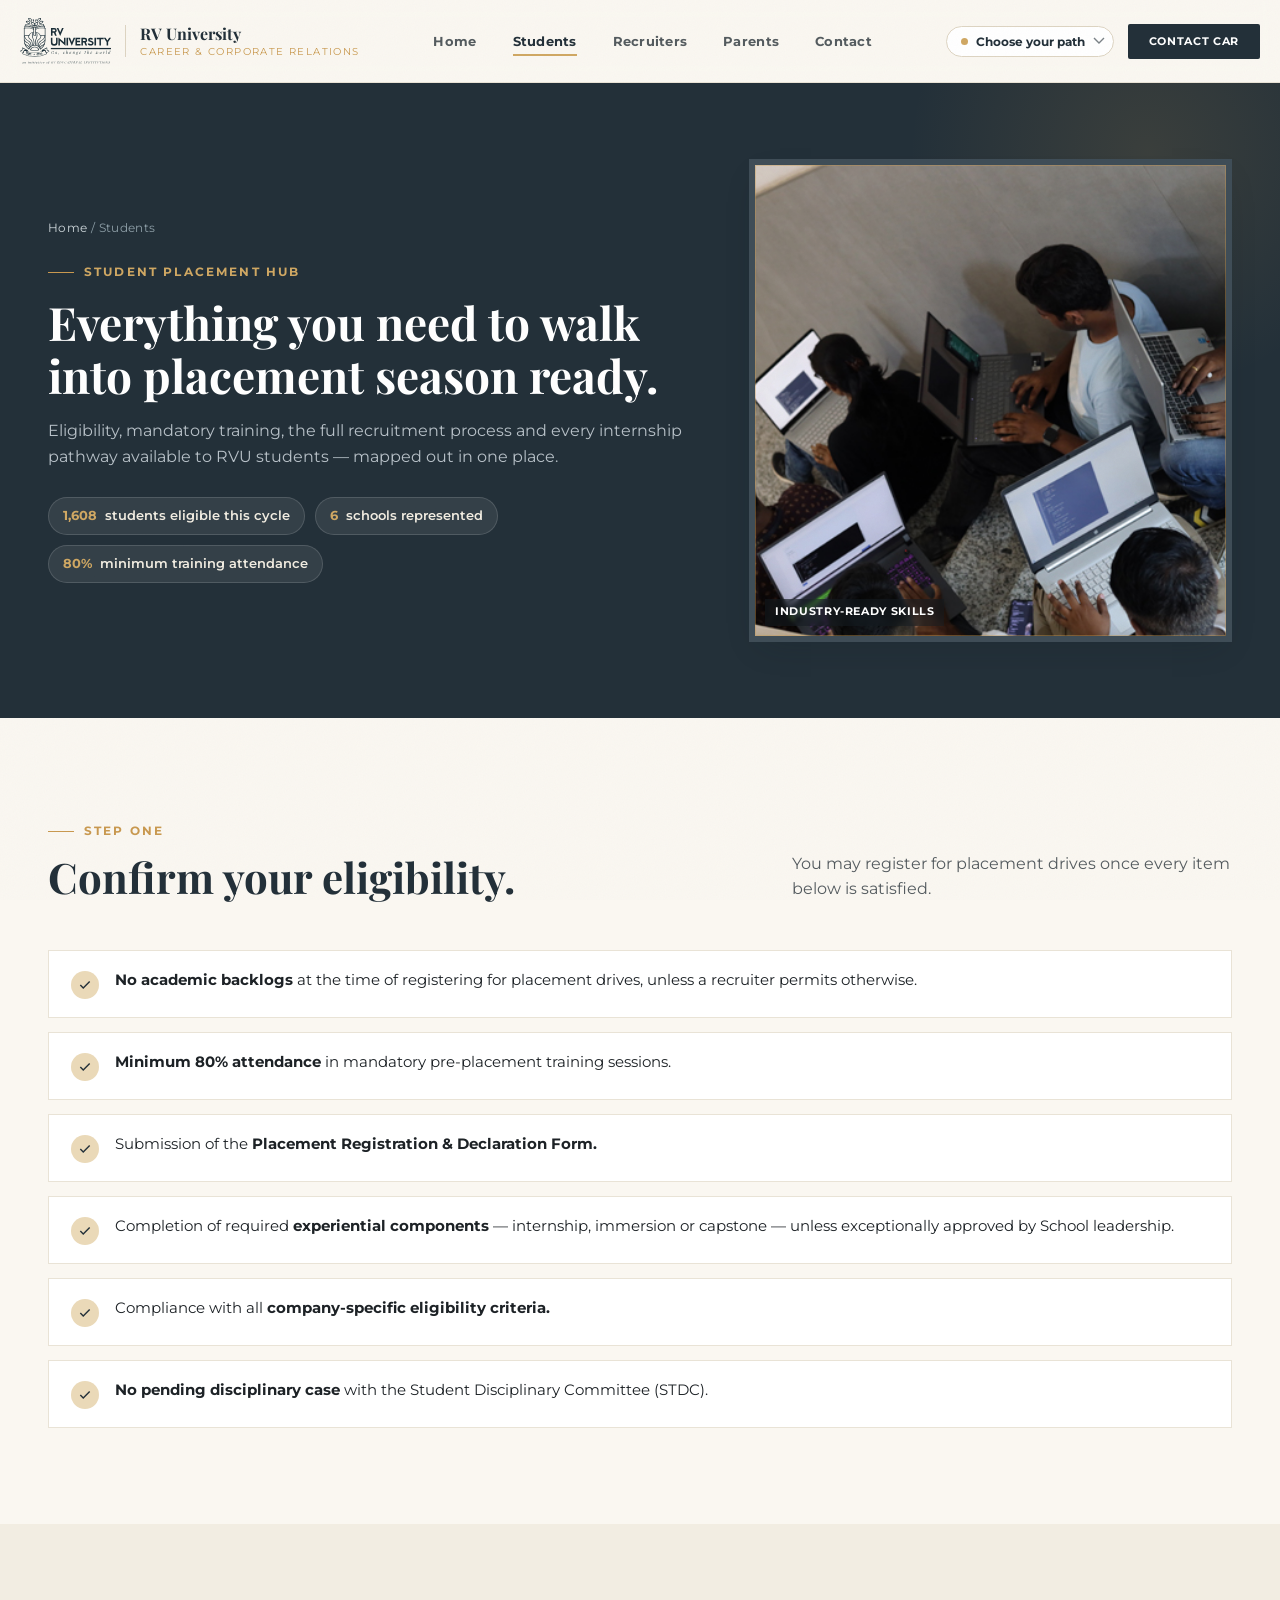
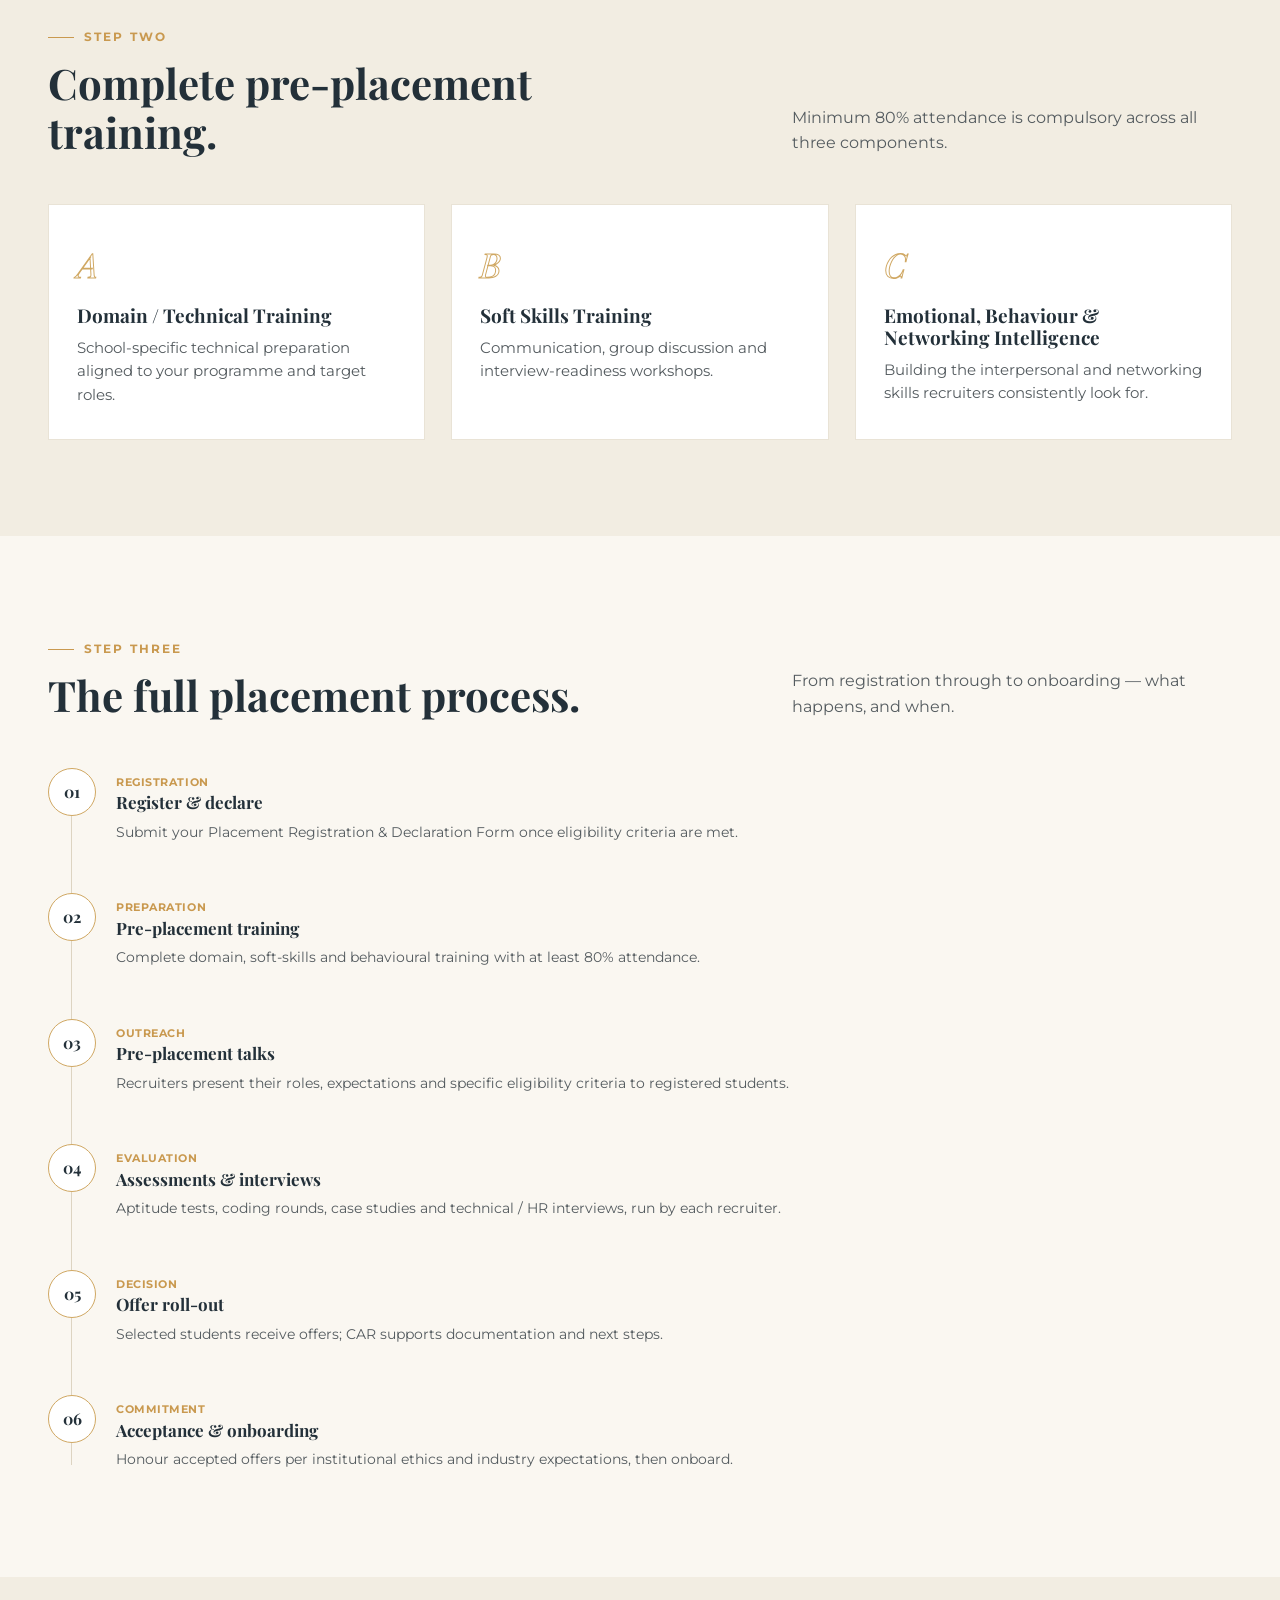
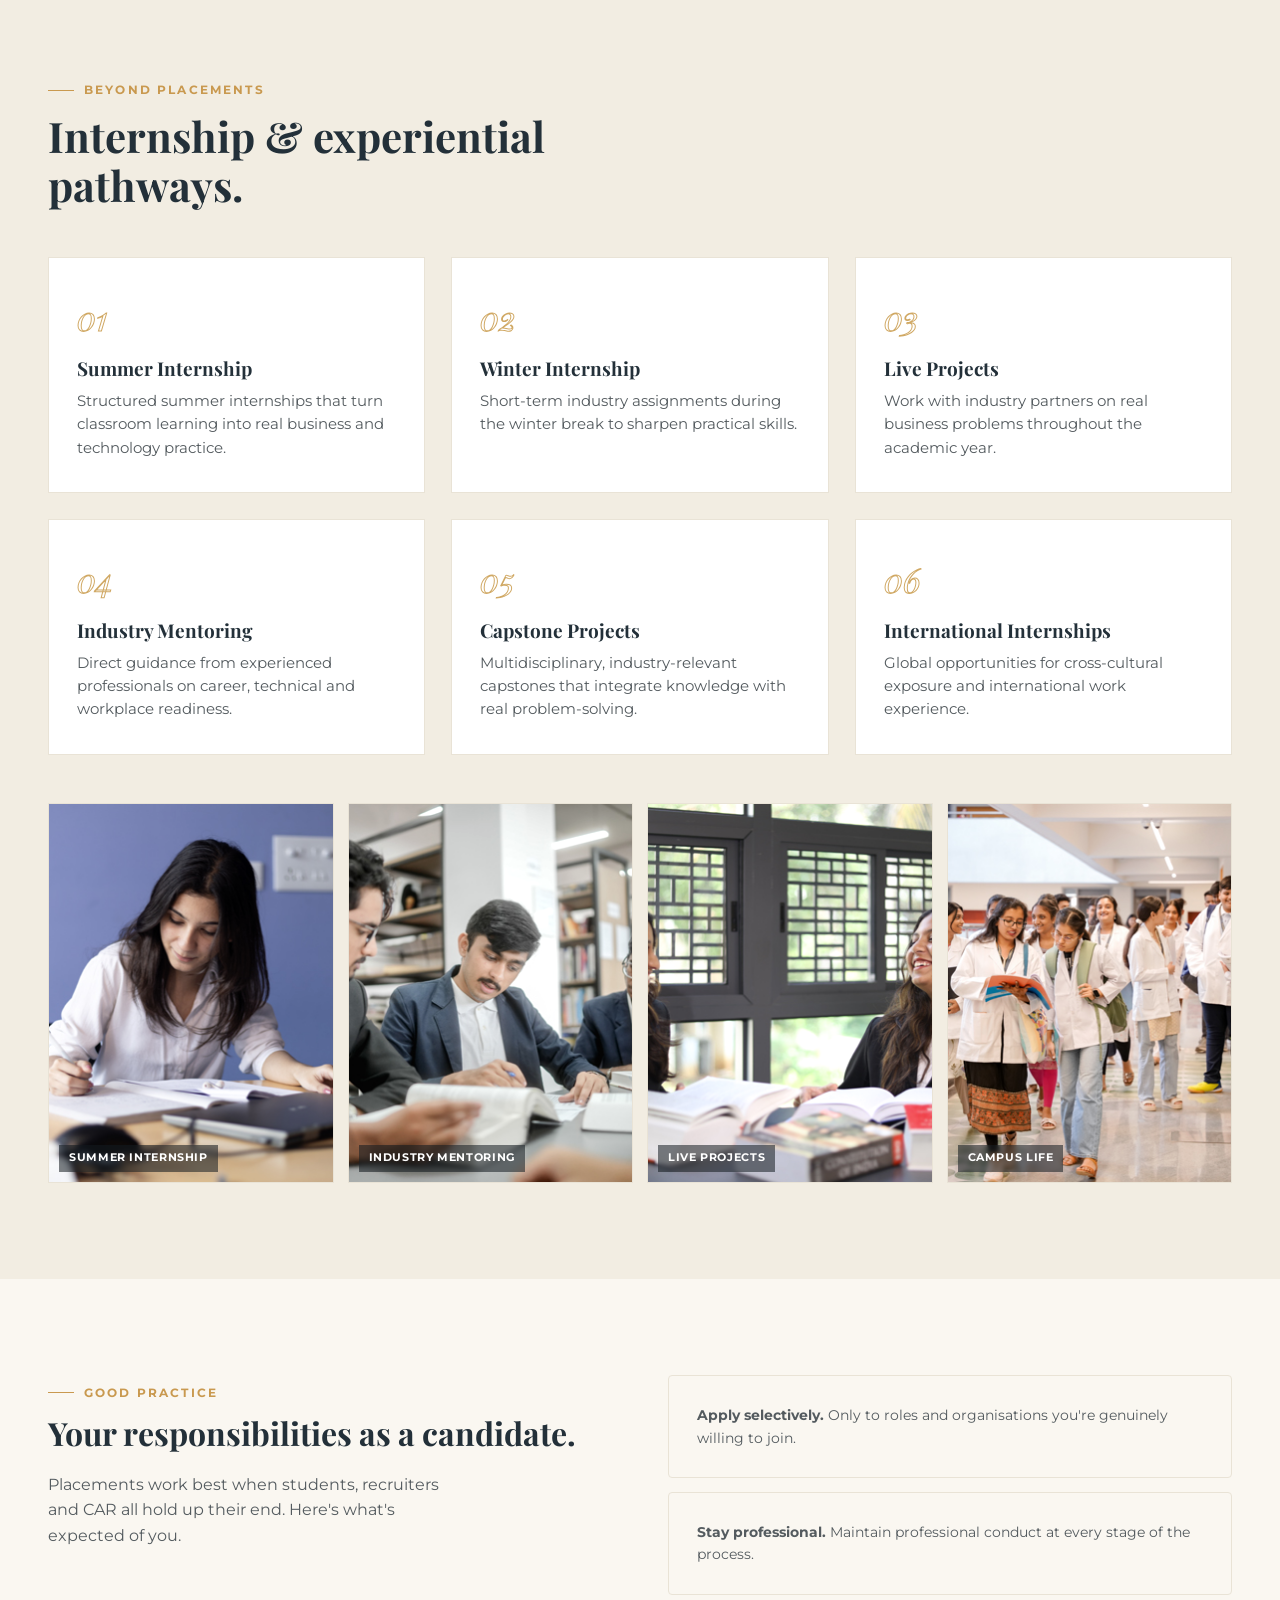
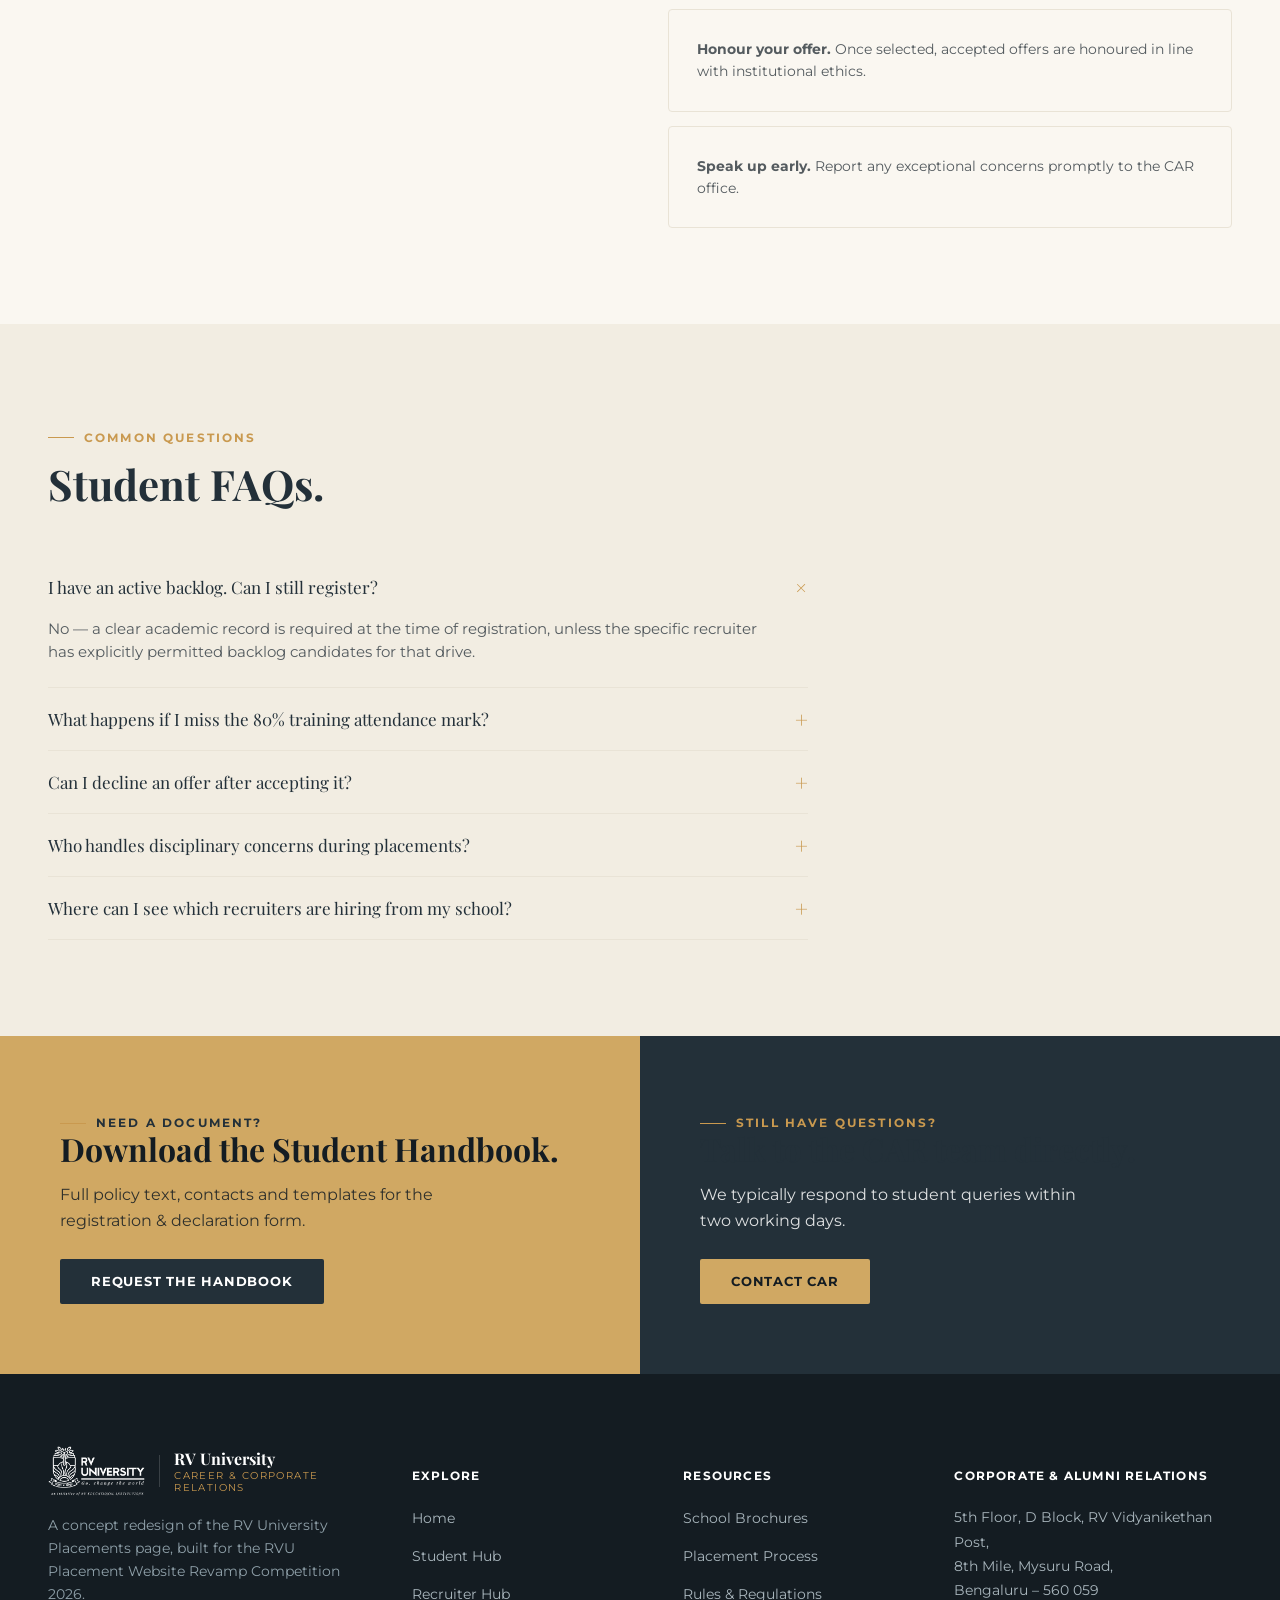
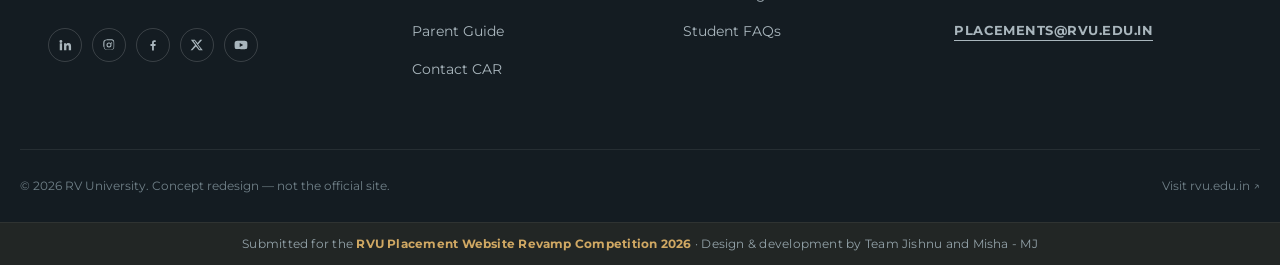
<file: students.html>
<!doctype html>
<html lang="en">
<head>
<meta charset="UTF-8">
<meta name="viewport" content="width=device-width, initial-scale=1">
<title>Student Placement Hub — RV University</title>
<meta name="description" content="Eligibility, pre-placement training, the full placement process and internship pathways for RV University students.">
<link rel="icon" href="assets/img/rvu-logo.png">
<link rel="preconnect" href="https://fonts.googleapis.com">
<link rel="preconnect" href="https://fonts.gstatic.com" crossorigin>
<link href="https://fonts.googleapis.com/css2?family=Playfair+Display:ital,wght@0,600;0,700;1,600&family=Montserrat:wght@400;500;600;700&display=swap" rel="stylesheet">
<link rel="stylesheet" href="css/style.css">
</head>
<body data-page="students">
<div class="grain" aria-hidden="true"></div>
<a class="skip-link" href="#main">Skip to content</a>

<header class="site-header">
  <div class="container header-inner">
    <a href="index.html" class="brand">
      <img src="assets/img/rvu-logo.svg" alt="RV University" class="brand-logo">
      <span class="brand-divider"></span>
      <span class="brand-text"><b>RV University</b><em>Career &amp; Corporate Relations</em></span>
    </a>
    <nav class="main-nav" aria-label="Primary">
      <a href="index.html">Home</a>
      <a href="students.html">Students</a>
      <a href="recruiters.html">Recruiters</a>
      <a href="parents.html">Parents</a>
      <a href="contact.html">Contact</a>
    </nav>
    <div class="header-actions">
      <button class="persona-pill" type="button" aria-haspopup="true">
        <span class="dot"></span>
        <span data-persona-label>Choose your path</span>
        <svg viewBox="0 0 12 8" fill="none"><path d="M1 1l5 5 5-5" stroke="currentColor" stroke-width="1.4"/></svg>
      </button>
      <a href="contact.html" class="btn btn-navy btn-sm"><span>Contact CAR</span></a>
      <button class="burger" aria-label="Open menu" aria-expanded="false"><span></span><span></span><span></span></button>
      <div class="persona-pop" role="menu">
        <p>I am visiting as a…</p>
        <button class="persona-opt" data-persona-opt="student"><svg viewBox="0 0 24 24" fill="none" stroke="currentColor" stroke-width="1.6"><path d="M3 9l9-5 9 5-9 5-9-5Z"/><path d="M7 11v5c0 1.5 2.5 3 5 3s5-1.5 5-3v-5"/></svg><span><b>Student</b><small>Placement resources &amp; process</small></span></button>
        <button class="persona-opt" data-persona-opt="recruiter"><svg viewBox="0 0 24 24" fill="none" stroke="currentColor" stroke-width="1.6"><rect x="3" y="7" width="18" height="13" rx="1.5"/><path d="M8 7V5a2 2 0 0 1 2-2h4a2 2 0 0 1 2 2v2"/></svg><span><b>Recruiter</b><small>Hire from RVU's talent pool</small></span></button>
        <button class="persona-opt" data-persona-opt="parent"><svg viewBox="0 0 24 24" fill="none" stroke="currentColor" stroke-width="1.6"><circle cx="12" cy="8" r="3.2"/><path d="M5 20c0-3.9 3.1-7 7-7s7 3.1 7 7"/></svg><span><b>Parent</b><small>Outcomes &amp; support ecosystem</small></span></button>
      </div>
    </div>
  </div>
</header>

<div class="mobile-sheet" aria-hidden="true">
  <a href="index.html">Home</a>
  <a href="students.html">Students</a>
  <a href="recruiters.html">Recruiters</a>
  <a href="parents.html">Parents</a>
  <a href="contact.html">Contact</a>
  <div class="persona-row">
    <button class="btn btn-ghost btn-sm" style="border-color:rgba(255,255,255,.35);color:#fff" data-persona-opt="student">Student</button>
    <button class="btn btn-ghost btn-sm" style="border-color:rgba(255,255,255,.35);color:#fff" data-persona-opt="recruiter">Recruiter</button>
    <button class="btn btn-ghost btn-sm" style="border-color:rgba(255,255,255,.35);color:#fff" data-persona-opt="parent">Parent</button>
  </div>
</div>

<div class="audience-banner" data-for="students">
  <div class="container">
    <span>Looking for the <strong>Recruiter Hub</strong> instead? <a class="ab-link link-underline" href="recruiters.html">Take me there →</a></span>
    <button class="ab-close" aria-label="Dismiss">×</button>
  </div>
</div>

<main id="main">

  <section class="page-hero">
    <div class="container page-hero-grid">
      <div>
        <div class="breadcrumb"><a href="index.html">Home</a> / Students</div>
        <span class="eyebrow">Student Placement Hub</span>
        <h1>Everything you need to walk into placement season ready.</h1>
        <p>Eligibility, mandatory training, the full recruitment process and every internship pathway available to RVU students — mapped out in one place.</p>
        <div class="chip-row">
          <span class="chip"><b>1,608</b> students eligible this cycle</span>
          <span class="chip"><b>6</b> schools represented</span>
          <span class="chip"><b>80%</b> minimum training attendance</span>
        </div>
      </div>
      <div class="page-hero-photo">
        <img src="assets/img/internship-3.jpg" alt="RVU students collaborating on laptops during a project" loading="lazy">
        <span class="photo-tag">Industry-Ready Skills</span>
      </div>
    </div>
  </section>

  <!-- ELIGIBILITY -->
  <section class="section">
    <div class="container">
      <div class="section-head reveal">
        <div><span class="eyebrow">Step One</span><h2>Confirm your eligibility.</h2></div>
        <p>You may register for placement drives once every item below is satisfied.</p>
      </div>
      <div class="checklist reveal-stagger">
        <div class="check-item"><span class="ic"><svg viewBox="0 0 24 24" fill="none" stroke="currentColor" stroke-width="2.4"><path d="M4 12l5 5L20 6"/></svg></span><p><b>No academic backlogs</b> at the time of registering for placement drives, unless a recruiter permits otherwise.</p></div>
        <div class="check-item"><span class="ic"><svg viewBox="0 0 24 24" fill="none" stroke="currentColor" stroke-width="2.4"><path d="M4 12l5 5L20 6"/></svg></span><p><b>Minimum 80% attendance</b> in mandatory pre-placement training sessions.</p></div>
        <div class="check-item"><span class="ic"><svg viewBox="0 0 24 24" fill="none" stroke="currentColor" stroke-width="2.4"><path d="M4 12l5 5L20 6"/></svg></span><p>Submission of the <b>Placement Registration &amp; Declaration Form.</b></p></div>
        <div class="check-item"><span class="ic"><svg viewBox="0 0 24 24" fill="none" stroke="currentColor" stroke-width="2.4"><path d="M4 12l5 5L20 6"/></svg></span><p>Completion of required <b>experiential components</b> — internship, immersion or capstone — unless exceptionally approved by School leadership.</p></div>
        <div class="check-item"><span class="ic"><svg viewBox="0 0 24 24" fill="none" stroke="currentColor" stroke-width="2.4"><path d="M4 12l5 5L20 6"/></svg></span><p>Compliance with all <b>company-specific eligibility criteria.</b></p></div>
        <div class="check-item"><span class="ic"><svg viewBox="0 0 24 24" fill="none" stroke="currentColor" stroke-width="2.4"><path d="M4 12l5 5L20 6"/></svg></span><p><b>No pending disciplinary case</b> with the Student Disciplinary Committee (STDC).</p></div>
      </div>
    </div>
  </section>

  <!-- TRAINING -->
  <section class="section section--dim">
    <div class="container">
      <div class="section-head reveal">
        <div><span class="eyebrow">Step Two</span><h2>Complete pre-placement training.</h2></div>
        <p>Minimum 80% attendance is compulsory across all three components.</p>
      </div>
      <div class="grid grid-3 reveal-stagger">
        <div class="ed-card"><span class="num">A</span><h3>Domain / Technical Training</h3><p>School-specific technical preparation aligned to your programme and target roles.</p></div>
        <div class="ed-card"><span class="num">B</span><h3>Soft Skills Training</h3><p>Communication, group discussion and interview-readiness workshops.</p></div>
        <div class="ed-card"><span class="num">C</span><h3>Emotional, Behaviour &amp; Networking Intelligence</h3><p>Building the interpersonal and networking skills recruiters consistently look for.</p></div>
      </div>
    </div>
  </section>

  <!-- PROCESS -->
  <section class="section" id="process">
    <div class="container">
      <div class="section-head reveal">
        <div><span class="eyebrow">Step Three</span><h2>The full placement process.</h2></div>
        <p>From registration through to onboarding — what happens, and when.</p>
      </div>
      <div class="v-timeline reveal-stagger">
        <div class="v-step"><div class="v-dot">01</div><span class="v-tag">Registration</span><h4>Register &amp; declare</h4><p>Submit your Placement Registration &amp; Declaration Form once eligibility criteria are met.</p></div>
        <div class="v-step"><div class="v-dot">02</div><span class="v-tag">Preparation</span><h4>Pre-placement training</h4><p>Complete domain, soft-skills and behavioural training with at least 80% attendance.</p></div>
        <div class="v-step"><div class="v-dot">03</div><span class="v-tag">Outreach</span><h4>Pre-placement talks</h4><p>Recruiters present their roles, expectations and specific eligibility criteria to registered students.</p></div>
        <div class="v-step"><div class="v-dot">04</div><span class="v-tag">Evaluation</span><h4>Assessments &amp; interviews</h4><p>Aptitude tests, coding rounds, case studies and technical / HR interviews, run by each recruiter.</p></div>
        <div class="v-step"><div class="v-dot">05</div><span class="v-tag">Decision</span><h4>Offer roll-out</h4><p>Selected students receive offers; CAR supports documentation and next steps.</p></div>
        <div class="v-step"><div class="v-dot">06</div><span class="v-tag">Commitment</span><h4>Acceptance &amp; onboarding</h4><p>Honour accepted offers per institutional ethics and industry expectations, then onboard.</p></div>
      </div>
    </div>
  </section>

  <!-- INTERNSHIPS -->
  <section class="section section--dim">
    <div class="container">
      <div class="section-head reveal">
        <div><span class="eyebrow">Beyond Placements</span><h2>Internship &amp; experiential pathways.</h2></div>
      </div>
      <div class="grid grid-3 reveal-stagger">
        <div class="ed-card"><span class="num">01</span><h3>Summer Internship</h3><p>Structured summer internships that turn classroom learning into real business and technology practice.</p></div>
        <div class="ed-card"><span class="num">02</span><h3>Winter Internship</h3><p>Short-term industry assignments during the winter break to sharpen practical skills.</p></div>
        <div class="ed-card"><span class="num">03</span><h3>Live Projects</h3><p>Work with industry partners on real business problems throughout the academic year.</p></div>
        <div class="ed-card"><span class="num">04</span><h3>Industry Mentoring</h3><p>Direct guidance from experienced professionals on career, technical and workplace readiness.</p></div>
        <div class="ed-card"><span class="num">05</span><h3>Capstone Projects</h3><p>Multidisciplinary, industry-relevant capstones that integrate knowledge with real problem-solving.</p></div>
        <div class="ed-card"><span class="num">06</span><h3>International Internships</h3><p>Global opportunities for cross-cultural exposure and international work experience.</p></div>
      </div>

      <div class="photo-grid reveal-stagger" style="margin-top:48px;">
        <div class="photo-tile"><img src="assets/img/internship-1.jpg" alt="RVU student working through course material" loading="lazy"><span class="photo-tag">Summer Internship</span></div>
        <div class="photo-tile"><img src="assets/img/internship-2.jpg" alt="RVU student presenting industry work" loading="lazy"><span class="photo-tag">Industry Mentoring</span></div>
        <div class="photo-tile"><img src="assets/img/internship-4.jpg" alt="RVU student at an internship host organisation" loading="lazy"><span class="photo-tag">Live Projects</span></div>
        <div class="photo-tile"><img src="assets/img/internship-5.jpg" alt="RVU students walking through campus in lab coats" loading="lazy"><span class="photo-tag">Campus Life</span></div>
      </div>
    </div>
  </section>

  <!-- RESPONSIBILITIES -->
  <section class="section">
    <div class="container">
      <div class="grid grid-2" style="align-items:flex-start; gap:56px;">
        <div class="reveal">
          <span class="eyebrow">Good Practice</span>
          <h2 style="font-size:32px; margin:14px 0 20px;">Your responsibilities as a candidate.</h2>
          <p style="color:var(--ink-soft); max-width:420px;">Placements work best when students, recruiters and CAR all hold up their end. Here's what's expected of you.</p>
        </div>
        <ul class="reveal-stagger" style="display:grid; gap:14px;">
          <li class="info-card"><p><b>Apply selectively.</b> Only to roles and organisations you're genuinely willing to join.</p></li>
          <li class="info-card"><p><b>Stay professional.</b> Maintain professional conduct at every stage of the process.</p></li>
          <li class="info-card"><p><b>Honour your offer.</b> Once selected, accepted offers are honoured in line with institutional ethics.</p></li>
          <li class="info-card"><p><b>Speak up early.</b> Report any exceptional concerns promptly to the CAR office.</p></li>
        </ul>
      </div>
    </div>
  </section>

  <!-- FAQ -->
  <section class="section section--dim" id="faq">
    <div class="container">
      <div class="section-head reveal">
        <div><span class="eyebrow">Common Questions</span><h2>Student FAQs.</h2></div>
      </div>
      <div class="faq reveal" data-accordion="single">
        <div class="faq-item is-open">
          <button class="faq-q">I have an active backlog. Can I still register?</button>
          <div class="faq-a"><p>No — a clear academic record is required at the time of registration, unless the specific recruiter has explicitly permitted backlog candidates for that drive.</p></div>
        </div>
        <div class="faq-item">
          <button class="faq-q">What happens if I miss the 80% training attendance mark?</button>
          <div class="faq-a"><p>Any restriction on your placement participation due to non-compliance is decided by your School's Dean in consultation with CAR — reach out early if you anticipate an attendance shortfall.</p></div>
        </div>
        <div class="faq-item">
          <button class="faq-q">Can I decline an offer after accepting it?</button>
          <div class="faq-a"><p>Offers should be honoured once accepted, in line with institutional ethics and industry expectations. If exceptional circumstances arise, contact CAR immediately.</p></div>
        </div>
        <div class="faq-item">
          <button class="faq-q">Who handles disciplinary concerns during placements?</button>
          <div class="faq-a"><p>CAR facilitates the placement process but does not adjudicate disciplinary matters — those are formally referred to the Student Disciplinary Committee (STDC) under the University's Code of Conduct.</p></div>
        </div>
        <div class="faq-item">
          <button class="faq-q">Where can I see which recruiters are hiring from my school?</button>
          <div class="faq-a"><p>Visit the <a href="recruiters.html#schools" class="link-underline">Recruiter Hub</a> for a school-by-school breakdown of eligible students and recruiter categories.</p></div>
        </div>
      </div>
    </div>
  </section>

  <section class="split-cta reveal">
    <div class="sc-gold">
      <span class="eyebrow" style="color:#233039">Need a document?</span>
      <h3>Download the Student Handbook.</h3>
      <p>Full policy text, contacts and templates for the registration &amp; declaration form.</p>
      <a href="contact.html" class="btn btn-navy">Request the Handbook</a>
    </div>
    <div class="sc-navy">
      <span class="eyebrow">Still have questions?</span>
      <h3>Talk to the CAR team directly.</h3>
      <p>We typically respond to student queries within two working days.</p>
      <a href="contact.html" class="btn btn-gold">Contact CAR</a>
    </div>
  </section>

</main>

<footer class="site-footer">
  <div class="container footer-top">
    <div class="footer-brand">
      <a href="index.html" class="brand"><img src="assets/img/rvu-logo-white.png" alt="RV University" class="brand-logo"><span class="brand-divider"></span><span class="brand-text"><b style="color:#fff">RV University</b><em>Career &amp; Corporate Relations</em></span></a>
      <p>A concept redesign of the RV University Placements page, built for the RVU Placement Website Revamp Competition 2026.</p>
      <div class="footer-social" aria-label="Social links">
        <a href="https://www.linkedin.com/school/rv-university/" target="_blank" rel="noopener noreferrer" aria-label="RV University on LinkedIn"><svg viewBox="0 0 24 24" fill="currentColor"><path d="M4.98 3.5a2.5 2.5 0 1 1 0 5 2.5 2.5 0 0 1 0-5ZM3 9h4v12H3V9Zm7 0h3.8v1.7h.05c.53-1 1.83-2.05 3.77-2.05 4.03 0 4.78 2.65 4.78 6.1V21h-4v-5.6c0-1.34-.02-3.06-1.87-3.06-1.87 0-2.16 1.46-2.16 2.96V21h-4V9Z"/></svg></a>
        <a href="https://www.instagram.com/rv.university/" target="_blank" rel="noopener noreferrer" aria-label="RV University on Instagram"><svg viewBox="0 0 24 24" fill="currentColor"><path d="M12 2.2c2.7 0 3 .01 4.1.06 1.1.05 1.8.22 2.2.36.55.2.95.44 1.36.85.4.4.65.8.85 1.36.15.4.3 1.1.36 2.2.05 1.1.06 1.4.06 4.1s-.01 3-.06 4.1c-.05 1.1-.22 1.8-.36 2.2a3.7 3.7 0 0 1-.85 1.36c-.4.4-.8.65-1.36.85-.4.15-1.1.3-2.2.36-1.1.05-1.4.06-4.1.06s-3-.01-4.1-.06c-1.1-.05-1.8-.22-2.2-.36a3.7 3.7 0 0 1-1.36-.85 3.7 3.7 0 0 1-.85-1.36c-.15-.4-.3-1.1-.36-2.2C2.21 15 2.2 14.7 2.2 12s.01-3 .06-4.1c.05-1.1.22-1.8.36-2.2.2-.55.44-.95.85-1.36.4-.4.8-.65 1.36-.85.4-.15 1.1-.3 2.2-.36C8.2 2.21 8.5 2.2 12 2.2Zm0 1.8c-2.65 0-2.96.01-4.02.06-.9.04-1.4.19-1.7.32-.44.17-.74.37-1.06.7-.32.3-.52.6-.7 1.05-.13.32-.28.82-.32 1.7-.05 1.06-.06 1.37-.06 4.02s.01 2.96.06 4.02c.04.9.19 1.4.32 1.7.17.44.37.74.7 1.06.3.32.6.52 1.05.7.32.13.82.28 1.7.32 1.06.05 1.37.06 4.02.06s2.96-.01 4.02-.06c.9-.04 1.4-.19 1.7-.32.44-.17.74-.37 1.06-.7.32-.3.52-.6.7-1.05.13-.32.28-.82.32-1.7.05-1.06.06-1.37.06-4.02s-.01-2.96-.06-4.02c-.04-.9-.19-1.4-.32-1.7a2.8 2.8 0 0 0-.7-1.06 2.8 2.8 0 0 0-1.05-.7c-.32-.13-.82-.28-1.7-.32-1.06-.05-1.37-.06-4.02-.06Zm0 3.7a4.3 4.3 0 1 1 0 8.6 4.3 4.3 0 0 1 0-8.6Zm0 1.8a2.5 2.5 0 1 0 0 5 2.5 2.5 0 0 0 0-5Zm4.48-2.02a1 1 0 1 1 0 2 1 1 0 0 1 0-2Z"/></svg></a>
        <a href="https://www.facebook.com/RV.University1/" target="_blank" rel="noopener noreferrer" aria-label="RV University on Facebook"><svg viewBox="0 0 24 24" fill="currentColor"><path d="M13.5 21.5v-8h2.68l.4-3.12H13.5V8.41c0-.9.25-1.52 1.54-1.52h1.65V4.1C16.4 4.05 15.44 4 14.32 4c-2.34 0-3.94 1.43-3.94 4.05v2.33H7.68v3.12h2.7v8h3.12Z"/></svg></a>
        <a href="https://twitter.com/_RVUniversity_" target="_blank" rel="noopener noreferrer" aria-label="RV University on X (Twitter)"><svg viewBox="0 0 24 24" fill="currentColor"><path d="M17.53 3H21l-7.19 8.21L22 21h-6.62l-5.2-6.32L4.02 21H1l7.7-8.8L1.5 3h6.78l4.68 5.77L17.53 3Zm-1.16 16.2h1.84L7.71 4.7H5.76l10.61 14.5Z"/></svg></a>
        <a href="https://www.youtube.com/c/RVUniversity" target="_blank" rel="noopener noreferrer" aria-label="RV University on YouTube"><svg viewBox="0 0 24 24" fill="currentColor"><path d="M23 12s0-3.4-.44-5a2.9 2.9 0 0 0-2-2C18.9 4.5 12 4.5 12 4.5s-6.9 0-8.56.5a2.9 2.9 0 0 0-2 2C1 8.6 1 12 1 12s0 3.4.44 5a2.9 2.9 0 0 0 2 2C5.1 19.5 12 19.5 12 19.5s6.9 0 8.56-.5a2.9 2.9 0 0 0 2-2C23 15.4 23 12 23 12ZM9.8 15.5v-7l6 3.5-6 3.5Z"/></svg></a>
      </div>
    </div>
    <div class="footer-col">
      <h5>Explore</h5>
      <ul>
        <li><a href="index.html">Home</a></li>
        <li><a href="students.html">Student Hub</a></li>
        <li><a href="recruiters.html">Recruiter Hub</a></li>
        <li><a href="parents.html">Parent Guide</a></li>
        <li><a href="contact.html">Contact CAR</a></li>
      </ul>
    </div>
    <div class="footer-col">
      <h5>Resources</h5>
      <ul>
        <li><a href="recruiters.html#schools">School Brochures</a></li>
        <li><a href="students.html#process">Placement Process</a></li>
        <li><a href="parents.html#rules">Rules &amp; Regulations</a></li>
        <li><a href="students.html#faq">Student FAQs</a></li>
      </ul>
    </div>
    <div class="footer-col">
      <h5>Corporate &amp; Alumni Relations</h5>
      <address>5th Floor, D Block, RV Vidyanikethan Post,<br>8th Mile, Mysuru Road,<br>Bengaluru – 560 059</address>
      <a href="mailto:placements@rvu.edu.in" class="link-underline">placements@rvu.edu.in</a>
    </div>
  </div>
  <div class="container footer-bottom">
    <span>© <span data-year>2026</span> RV University. Concept redesign — not the official site.</span>
    <span><a href="https://rvu.edu.in/placements/">Visit rvu.edu.in ↗</a></span>
  </div>
  <div class="footer-note">Submitted for the <b>RVU Placement Website Revamp Competition 2026</b> · Design &amp; development by Team Jishnu and Misha - MJ</div>
</footer>

<button class="to-top" aria-label="Back to top"><svg viewBox="0 0 24 24" fill="none" stroke="currentColor" stroke-width="2"><path d="M12 19V5M5 12l7-7 7 7"/></svg></button>

<script src="js/main.js"></script>
</body>
</html>
</file>
<file: css/style.css>
/* ==========================================================================
   RV University — Placements, Reimagined
   Design system: warm paper ground, deep navy + brushed gold, editorial serif
   ========================================================================== */

:root{
  --navy: #233039;
  --navy-deep: #141c22;
  --navy-soft: #33424c;
  --gold: #c9994f;
  --gold-bright: #d0a863;
  --gold-pale: #ead9b8;
  --paper: #faf7f1;
  --paper-dim: #f2ede2;
  --ink: #1d2226;
  --ink-soft: #545b5f;
  --line: #ddd4c2;
  --line-soft: #e9e3d6;
  --white: #ffffff;
  --ok: #3f7a52;

  --serif: 'Playfair Display', 'Georgia', serif;
  --sans: 'Montserrat', 'Segoe UI', sans-serif;

  --container: 1240px;
  --radius: 2px;
  --ease: cubic-bezier(.22,.68,0,1);

  --shadow-1: 0 1px 2px rgba(20,28,34,.06);
  --shadow-2: 0 12px 32px -12px rgba(20,28,34,.22);
  --shadow-gold: 0 10px 28px -10px rgba(201,153,79,.45);
}

*, *::before, *::after{ box-sizing: border-box; }
html{ scroll-behavior: smooth; }
@media (prefers-reduced-motion: reduce){
  html{ scroll-behavior: auto; }
  *, *::before, *::after{ animation-duration: .001ms !important; animation-iteration-count: 1 !important; transition-duration: .001ms !important; scroll-behavior: auto !important; }
}

body{
  margin: 0;
  background: var(--paper);
  color: var(--ink);
  font-family: var(--sans);
  font-size: 16px;
  line-height: 1.6;
  -webkit-font-smoothing: antialiased;
  overflow-x: hidden;
}

img{ max-width: 100%; display: block; }
a{ color: inherit; text-decoration: none; }
ul{ margin: 0; padding: 0; list-style: none; }
button{ font-family: inherit; cursor: pointer; }
input, textarea, select{ font-family: inherit; font-size: inherit; }

h1, h2, h3, h4{
  font-family: var(--serif);
  font-weight: 700;
  color: var(--navy);
  line-height: 1.15;
  margin: 0;
}

.container{
  width: 100%;
  max-width: var(--container);
  margin: 0 auto;
  padding: 0 28px;
}

/* paper grain texture, subtle */
.grain{
  position: fixed; inset: 0; pointer-events: none; z-index: 2000;
  opacity: .035; mix-blend-mode: multiply;
  background-image: url("data:image/svg+xml;utf8,<svg xmlns='http://www.w3.org/2000/svg' width='120' height='120'><filter id='n'><feTurbulence type='fractalNoise' baseFrequency='0.9' numOctaves='2' stitchTiles='stitch'/></filter><rect width='100%25' height='100%25' filter='url(%23n)'/></svg>");
}

.skip-link{
  position: absolute; left: -999px; top: 0; z-index: 3000;
  background: var(--navy); color: var(--white); padding: 12px 20px;
}
.skip-link:focus{ left: 12px; top: 12px; }

::selection{ background: var(--gold-pale); color: var(--navy-deep); }

.eyebrow{
  display: inline-flex; align-items: center; gap: 10px;
  font: 700 12px/1 var(--sans); letter-spacing: .18em; text-transform: uppercase;
  color: var(--gold);
}
.eyebrow::before{ content: ''; width: 26px; height: 1px; background: var(--gold); }

.section{ padding: 96px 0; position: relative; }
.section--tight{ padding: 64px 0; }
.section--navy{ background: var(--navy); color: var(--paper-dim); }
.section--navy h2, .section--navy h3{ color: var(--white); }
.section--dim{ background: var(--paper-dim); }

.section-head{
  display: flex; align-items: flex-end; justify-content: space-between; gap: 32px;
  margin-bottom: 48px; flex-wrap: wrap;
}
.section-head h2{ font-size: clamp(28px, 4vw, 42px); margin-top: 14px; max-width: 620px; }
.section-head p{ max-width: 440px; color: var(--ink-soft); margin: 14px 0 0; }
.section--navy .section-head p{ color: #b9c2c9; }

.kicker-num{
  font-family: var(--serif); font-style: italic; color: var(--line);
  font-size: 14px; letter-spacing: .05em;
}

/* ---------- Buttons ---------- */
.btn{
  position: relative; display: inline-flex; align-items: center; justify-content: center;
  gap: 10px; padding: 15px 30px; border: 1px solid transparent;
  font: 700 13px/1 var(--sans); letter-spacing: .06em; text-transform: uppercase;
  border-radius: var(--radius); overflow: hidden; transition: transform .35s var(--ease), box-shadow .35s var(--ease);
  white-space: nowrap;
}
.btn:active{ transform: translateY(1px); }
.btn-gold{ background: var(--gold-bright); color: var(--navy-deep); }
.btn-gold:hover{ box-shadow: var(--shadow-gold); transform: translateY(-2px); }
.btn-navy{ background: var(--navy); color: var(--white); }
.btn-navy:hover{ box-shadow: var(--shadow-2); transform: translateY(-2px); }
.btn-ghost{ background: transparent; border-color: rgba(35,48,57,.28); color: var(--navy); }
.btn-ghost:hover{ border-color: var(--navy); background: rgba(35,48,57,.04); }
.section--navy .btn-ghost{ border-color: rgba(255,255,255,.35); color: var(--white); }
.section--navy .btn-ghost:hover{ border-color: var(--gold-bright); background: rgba(255,255,255,.06); }
.btn-sm{ padding: 11px 20px; font-size: 11px; }
.btn-block{ width: 100%; }
.btn[disabled]{ opacity: .55; pointer-events: none; }

.btn-arrow{ transition: transform .35s var(--ease); }
.btn:hover .btn-arrow{ transform: translateX(4px); }

.link-underline{
  position: relative; padding-bottom: 3px; font-weight: 700; font-size: 13px;
  letter-spacing: .04em; text-transform: uppercase;
}
.link-underline::after{
  content: ''; position: absolute; left: 0; right: 0; bottom: 0; height: 1px;
  background: currentColor; transform: scaleX(1); transform-origin: left;
}
.link-underline:hover::after{ animation: underlinePulse .5s var(--ease); }
@keyframes underlinePulse{ 0%{ transform: scaleX(1); } 50%{ transform: scaleX(0); transform-origin: left; } 51%{ transform-origin: right; } 100%{ transform: scaleX(1); transform-origin: right; } }

/* ==========================================================================
   Header
   ========================================================================== */
.site-header{
  position: sticky; top: 0; z-index: 900;
  background: rgba(250,247,241,.88); backdrop-filter: blur(10px);
  border-bottom: 1px solid var(--line-soft);
  transition: padding .3s var(--ease), box-shadow .3s var(--ease);
}
.site-header.is-scrolled{ box-shadow: 0 8px 24px -16px rgba(20,28,34,.35); }
.header-inner{ display: flex; align-items: center; justify-content: space-between; gap: 24px; padding: 18px 0; transition: padding .3s var(--ease); }
.is-scrolled .header-inner{ padding: 12px 0; }

.brand{ display: flex; align-items: center; gap: 14px; }
.brand-logo{ height: 46px; width: auto; flex-shrink: 0; display: block; }
.brand-divider{ width: 1px; height: 32px; background: var(--line); flex-shrink: 0; }
.brand-text{ line-height: 1.2; }
.brand-text b{ display: block; font-family: var(--serif); font-size: 16px; color: var(--navy); }
.brand-text em{ display: block; font-style: normal; font-size: 10px; letter-spacing: .14em; text-transform: uppercase; color: var(--gold); margin-top: 2px; }

.footer-brand .brand-logo{ height: 50px; }
.footer-brand .brand-divider{ background: rgba(255,255,255,.16); }

.main-nav{ display: flex; align-items: center; gap: 4px; }
.main-nav a{
  padding: 10px 16px; font-size: 13px; font-weight: 700; letter-spacing: .02em;
  color: var(--ink-soft); position: relative; border-radius: 2px; transition: color .25s var(--ease);
}
.main-nav a:hover, .main-nav a.is-active{ color: var(--navy); }
.main-nav a.is-active::after{
  content: ''; position: absolute; left: 16px; right: 16px; bottom: 5px; height: 2px; background: var(--gold-bright);
}

.header-actions{ display: flex; align-items: center; gap: 14px; }

.persona-pill{
  display: flex; align-items: center; gap: 8px; padding: 7px 8px 7px 14px;
  border: 1px solid var(--line); border-radius: 20px; background: var(--white);
  font-size: 12px; font-weight: 700; color: var(--navy); cursor: pointer;
  transition: border-color .25s var(--ease);
}
.persona-pill:hover{ border-color: var(--gold-bright); }
.persona-pill .dot{ width: 7px; height: 7px; border-radius: 50%; background: var(--gold-bright); }
.persona-pill svg{ width: 12px; height: 12px; opacity: .6; }

.burger{
  display: none; width: 42px; height: 42px; border: 1px solid var(--line); border-radius: 2px;
  background: var(--white); align-items: center; justify-content: center; flex-direction: column; gap: 4px;
}
.burger span{ width: 18px; height: 2px; background: var(--navy); transition: all .3s var(--ease); }
.burger.is-open span:nth-child(1){ transform: translateY(6px) rotate(45deg); }
.burger.is-open span:nth-child(2){ opacity: 0; }
.burger.is-open span:nth-child(3){ transform: translateY(-6px) rotate(-45deg); }

/* mobile nav sheet */
.mobile-sheet{
  position: fixed; inset: 0; background: var(--navy); z-index: 1000;
  display: flex; flex-direction: column; padding: 100px 32px 40px;
  transform: translateY(-100%); transition: transform .45s var(--ease);
}
.mobile-sheet.is-open{ transform: translateY(0); }
.mobile-sheet a{
  font-family: var(--serif); font-size: 30px; color: var(--white); padding: 12px 0;
  border-bottom: 1px solid rgba(255,255,255,.1);
}
.mobile-sheet .persona-row{ margin-top: 28px; display: flex; gap: 10px; flex-wrap: wrap; }

/* persona picker popover */
.persona-pop{
  position: absolute; top: 100%; right: 28px; margin-top: 10px; width: 280px;
  background: var(--white); border: 1px solid var(--line); border-radius: 6px; box-shadow: var(--shadow-2);
  padding: 16px; opacity: 0; visibility: hidden; transform: translateY(-8px); transition: all .25s var(--ease); z-index: 950;
}
.persona-pop.is-open{ opacity: 1; visibility: visible; transform: translateY(0); }
.persona-pop p{ margin: 0 0 10px; font-size: 11px; letter-spacing: .1em; text-transform: uppercase; color: var(--ink-soft); font-weight: 700; }
.persona-opt{
  display: flex; align-items: center; gap: 10px; width: 100%; padding: 10px 10px; border-radius: 4px;
  background: transparent; border: 1px solid transparent; text-align: left; margin-bottom: 4px;
}
.persona-opt:hover{ background: var(--paper-dim); }
.persona-opt.is-active{ border-color: var(--gold-bright); background: var(--gold-pale); }
.persona-opt svg{ width: 18px; height: 18px; color: var(--navy); flex-shrink: 0; }
.persona-opt b{ display: block; font-size: 13px; color: var(--navy); }
.persona-opt small{ display: block; font-size: 11px; color: var(--ink-soft); }

/* audience banner shown when a persona is set and current page differs */
.audience-banner{
  background: var(--navy); color: var(--paper-dim);
  display: none;
}
.audience-banner.is-visible{ display: block; }
.audience-banner .container{ display: flex; align-items: center; justify-content: space-between; gap: 16px; padding: 12px 28px; flex-wrap: wrap; }
.audience-banner strong{ color: var(--gold-bright); }
.audience-banner .ab-close{ background: none; border: none; color: #9fb0b8; font-size: 18px; line-height: 1; padding: 4px; }

/* ==========================================================================
   Hero
   ========================================================================== */
.hero{
  position: relative; padding: 76px 0 100px; overflow: hidden;
  background:
    radial-gradient(1200px 480px at 82% -10%, rgba(201,153,79,.14), transparent 60%),
    var(--paper);
}
.hero-grid{ display: grid; grid-template-columns: 1.05fr .95fr; gap: 56px; align-items: center; }
.hero-copy h1{ font-size: clamp(38px, 5.4vw, 62px); margin: 18px 0 22px; letter-spacing: -.01em; }
.hero-copy h1 em{ font-style: italic; color: var(--gold); }
.hero-copy p{ font-size: 17px; color: var(--ink-soft); max-width: 480px; margin: 0 0 32px; }
.hero-ctas{ display: flex; gap: 14px; flex-wrap: wrap; margin-bottom: 40px; }

.hero-tabs{ display: flex; gap: 8px; flex-wrap: wrap; margin-bottom: 10px; }
.hero-tab{
  padding: 9px 16px; border: 1px solid var(--line); border-radius: 20px; background: var(--white);
  font-size: 12px; font-weight: 700; color: var(--ink-soft); transition: all .25s var(--ease);
}
.hero-tab.is-active{ background: var(--navy); color: var(--white); border-color: var(--navy); }
.hero-tab:not(.is-active):hover{ border-color: var(--gold-bright); color: var(--navy); }

.hero-art{ position: relative; aspect-ratio: 1/1; }
.hero-art svg{ width: 100%; height: 100%; }

.hero-strip{ display: flex; gap: 30px; margin-top: 8px; flex-wrap: wrap; }
.hero-strip div{ min-width: 100px; }
.hero-strip b{ display: block; font-family: var(--serif); font-size: 26px; color: var(--navy); }
.hero-strip span{ font-size: 11.5px; letter-spacing: .04em; color: var(--ink-soft); text-transform: uppercase; }

.page-hero{
  padding: 76px 0; background: var(--navy); color: var(--paper-dim); position: relative; overflow: hidden;
}
.page-hero::after{
  content: ''; position: absolute; right: -10%; top: -30%; width: 520px; height: 520px; border-radius: 50%; z-index: 1;
  background: radial-gradient(circle, rgba(201,153,79,.14), transparent 65%);
}
.page-hero .container{ position: relative; z-index: 2; }
.page-hero-grid{ display: grid; grid-template-columns: 1.15fr .85fr; gap: 48px; align-items: center; }
.page-hero .eyebrow{ color: var(--gold-bright); }
.page-hero h1{ color: var(--white); font-size: clamp(32px, 4.2vw, 46px); margin: 16px 0 16px; }
.page-hero p{ color: #b9c2c9; font-size: 16px; margin: 0 0 28px; }
.breadcrumb{ font-size: 12px; color: #8fa0a9; margin-bottom: 18px; letter-spacing: .03em; }
.breadcrumb a{ color: #cfd8dc; }
.breadcrumb a:hover{ color: var(--gold-bright); }
.chip-row{ display: flex; gap: 10px; flex-wrap: wrap; }
.chip{
  display: inline-flex; align-items: center; gap: 8px; padding: 8px 14px; border-radius: 20px;
  background: rgba(255,255,255,.08); border: 1px solid rgba(255,255,255,.14); font-size: 12.5px; font-weight: 600;
}
.chip b{ color: var(--gold-bright); }

.page-hero-photo{
  position: relative; aspect-ratio: 1/1; border: 6px solid rgba(255,255,255,.06);
  box-shadow: var(--shadow-2); overflow: hidden; background: var(--navy-soft);
}
.page-hero-photo img{ width: 100%; height: 100%; object-fit: cover; display: block; filter: saturate(.95) contrast(1.02); }
.page-hero-photo::after{
  content: ''; position: absolute; inset: 0; border: 1px solid rgba(201,153,79,.4); pointer-events: none;
}

/* ==========================================================================
   Stats strip
   ========================================================================== */
.stats-strip{ background: var(--navy-deep); color: var(--white); padding: 0; }
.stats-row{ display: grid; grid-template-columns: repeat(4, 1fr); }
.stat-cell{
  padding: 42px 28px; border-right: 1px solid rgba(255,255,255,.08); text-align: center;
}
.stat-cell:last-child{ border-right: none; }
.stat-num{ font-family: var(--serif); font-size: clamp(30px, 3.4vw, 44px); color: var(--gold-bright); display: flex; align-items: baseline; justify-content: center; gap: 3px; }
.stat-label{ margin-top: 8px; font-size: 12px; letter-spacing: .07em; text-transform: uppercase; color: #a9b6bd; }
.stat-sub{ margin-top: 4px; font-size: 11px; color: #75838a; }

/* ==========================================================================
   Cards
   ========================================================================== */
.grid{ display: grid; gap: 26px; }
.grid-3{ grid-template-columns: repeat(3, 1fr); }
.grid-2{ grid-template-columns: repeat(2, 1fr); }
.grid-6{ grid-template-columns: repeat(6, 1fr); }

.ed-card{
  background: var(--white); border: 1px solid var(--line-soft); padding: 32px 28px; position: relative;
  transition: transform .4s var(--ease), box-shadow .4s var(--ease), border-color .4s var(--ease);
}
.ed-card:hover{ transform: translateY(-6px); box-shadow: var(--shadow-2); border-color: transparent; }
.ed-card .num{ font-family: var(--serif); font-style: italic; color: var(--gold-pale); font-size: 34px; -webkit-text-stroke: 1px var(--gold-bright); color: transparent; }
.ed-card h3{ font-size: 19px; margin: 14px 0 10px; }
.ed-card p{ color: var(--ink-soft); font-size: 14.5px; margin: 0; }

.audience-card{
  background: var(--white); border: 1px solid var(--line-soft); padding: 34px 30px; position: relative;
  transition: all .4s var(--ease); display: flex; flex-direction: column; height: 100%;
}
.audience-card:hover{ border-color: var(--gold-bright); box-shadow: var(--shadow-2); transform: translateY(-4px); }
.audience-card.is-recommended{ border-color: var(--gold-bright); box-shadow: var(--shadow-gold); }
.audience-card .rec-tag{
  position: absolute; top: -12px; left: 30px; background: var(--gold-bright); color: var(--navy-deep);
  font-size: 10.5px; font-weight: 700; letter-spacing: .08em; text-transform: uppercase; padding: 5px 12px; border-radius: 20px;
  display: none;
}
.audience-card.is-recommended .rec-tag{ display: inline-flex; }
.audience-card .ic{
  width: 52px; height: 52px; border-radius: 50%; background: var(--paper-dim); display: flex; align-items: center;
  justify-content: center; margin-bottom: 20px;
}
.audience-card .ic svg{ width: 24px; height: 24px; color: var(--navy); }
.audience-card h3{ font-size: 21px; margin-bottom: 10px; }
.audience-card p{ color: var(--ink-soft); font-size: 14.5px; flex: 1; margin: 0 0 20px; }
.audience-card ul{ margin: 0 0 20px; }
.audience-card ul li{ font-size: 13.5px; color: var(--ink-soft); padding: 6px 0 6px 20px; position: relative; }
.audience-card ul li::before{ content: '—'; position: absolute; left: 0; color: var(--gold); }

.info-card{
  background: var(--paper); border: 1px solid var(--line-soft); padding: 28px; border-radius: 4px;
}
.info-card h4{ font-size: 16px; margin-bottom: 10px; }
.info-card p{ font-size: 14px; color: var(--ink-soft); margin: 0; }

/* ==========================================================================
   Timeline / process
   ========================================================================== */
.timeline{ display: grid; grid-template-columns: repeat(4, 1fr); gap: 0; position: relative; }
.timeline::before{
  content: ''; position: absolute; top: 26px; left: 6%; right: 6%; height: 1px;
  background: repeating-linear-gradient(to right, var(--line) 0 8px, transparent 8px 16px);
}
.tl-step{ padding: 0 18px; position: relative; text-align: left; }
.tl-step .tl-dot{
  width: 52px; height: 52px; border-radius: 50%; background: var(--white); border: 1.5px solid var(--navy);
  display: flex; align-items: center; justify-content: center; font-family: var(--serif); font-weight: 700;
  color: var(--navy); position: relative; z-index: 2; margin-bottom: 20px; transition: all .4s var(--ease);
}
.tl-step:hover .tl-dot{ background: var(--navy); color: var(--gold-bright); }
.tl-step h4{ font-size: 15.5px; margin-bottom: 8px; }
.tl-step p{ font-size: 13.5px; color: var(--ink-soft); margin: 0; }

.v-timeline{ position: relative; max-width: 780px; }
.v-timeline::before{ content: ''; position: absolute; left: 23px; top: 6px; bottom: 6px; width: 1px; background: var(--line); }
.v-step{ position: relative; padding: 0 0 40px 68px; }
.v-step:last-child{ padding-bottom: 0; }
.v-step .v-dot{
  position: absolute; left: 0; top: 0; width: 48px; height: 48px; border-radius: 50%;
  background: var(--white); border: 1.5px solid var(--gold-bright); display: flex; align-items: center; justify-content: center;
  font-family: var(--serif); font-weight: 700; color: var(--navy);
}
.v-step h4{ font-size: 17px; margin-bottom: 8px; }
.v-step p{ font-size: 14px; color: var(--ink-soft); margin: 0 0 10px; }
.v-step .v-tag{ display: inline-block; font-size: 11px; font-weight: 700; letter-spacing: .05em; text-transform: uppercase; color: var(--gold); }

/* ==========================================================================
   Charts (hand-rolled SVG)
   ========================================================================== */
.chart-card{ background: var(--white); border: 1px solid var(--line-soft); padding: 32px; }
.chart-card h4{ font-size: 15px; margin-bottom: 4px; }
.chart-card .chart-note{ font-size: 12px; color: var(--ink-soft); margin-bottom: 24px; }

.bar-chart{ display: flex; align-items: flex-end; gap: 18px; height: 220px; padding-top: 20px; }
.bar-col{ flex: 1; display: flex; flex-direction: column; align-items: center; justify-content: flex-end; height: 100%; }
.bar-col .bar{
  width: 100%; max-width: 54px; background: linear-gradient(180deg, var(--gold-bright), var(--gold));
  border-radius: 3px 3px 0 0; height: 0; transition: height 1.1s var(--ease);
}
.bar-col .bar-val{ font-size: 12.5px; font-weight: 700; color: var(--navy); margin-bottom: 8px; opacity: 0; transition: opacity .4s var(--ease) .6s; }
.bar-col.is-in .bar-val{ opacity: 1; }
.bar-col .bar-label{ font-size: 11.5px; color: var(--ink-soft); margin-top: 10px; text-align: center; }

.donut-wrap{ display: flex; align-items: center; gap: 32px; flex-wrap: wrap; }
.donut-wrap svg{ width: 190px; height: 190px; flex-shrink: 0; }
.donut-legend{ display: flex; flex-direction: column; gap: 10px; flex: 1; min-width: 220px; }
.dl-item{ display: flex; align-items: center; gap: 10px; font-size: 13.5px; }
.dl-item .sw{ width: 11px; height: 11px; border-radius: 3px; flex-shrink: 0; }
.dl-item b{ margin-left: auto; color: var(--navy); }

/* ==========================================================================
   Schools table / accordion
   ========================================================================== */
.school-toolbar{ display: flex; gap: 14px; margin-bottom: 24px; flex-wrap: wrap; align-items: center; justify-content: space-between; }
.search-box{ position: relative; flex: 1; min-width: 240px; max-width: 360px; }
.search-box input{
  width: 100%; padding: 12px 16px 12px 40px; border: 1px solid var(--line); border-radius: 24px; background: var(--white);
  font-size: 13.5px; color: var(--ink);
}
.search-box input:focus{ outline: none; border-color: var(--gold-bright); }
.search-box svg{ position: absolute; left: 14px; top: 50%; transform: translateY(-50%); width: 16px; height: 16px; color: var(--ink-soft); }
.school-total{ font-size: 13px; color: var(--ink-soft); }
.school-total b{ color: var(--navy); font-family: var(--serif); font-size: 17px; }

.school-acc{ border-top: 1px solid var(--line-soft); }
.school-item{ border-bottom: 1px solid var(--line-soft); }
.school-head{
  width: 100%; display: flex; align-items: center; justify-content: space-between; gap: 18px;
  padding: 22px 4px; background: none; border: none; text-align: left;
}
.school-head:hover .school-name{ color: var(--gold); }
.school-name{ font-family: var(--serif); font-size: 18px; color: var(--navy); transition: color .25s var(--ease); }
.school-code{ font-size: 11.5px; color: var(--ink-soft); letter-spacing: .04em; }
.school-meta{ display: flex; align-items: center; gap: 18px; }
.school-count{ font-size: 13px; color: var(--ink-soft); }
.school-count b{ color: var(--navy); font-size: 16px; }
.school-chevron{ width: 20px; height: 20px; color: var(--gold); transition: transform .35s var(--ease); flex-shrink: 0; }
.school-item.is-open .school-chevron{ transform: rotate(135deg); }

.school-body{ max-height: 0; overflow: hidden; transition: max-height .5s var(--ease); }
.school-item.is-open .school-body{ max-height: 600px; }
.school-body-inner{ padding: 0 4px 26px; }
.course-table{ width: 100%; border-collapse: collapse; margin-bottom: 16px; }
.course-table th, .course-table td{ text-align: left; padding: 9px 12px; font-size: 13.5px; border-bottom: 1px solid var(--line-soft); }
.course-table th{ color: var(--ink-soft); font-weight: 700; font-size: 11px; text-transform: uppercase; letter-spacing: .05em; }
.course-table td:last-child, .course-table th:last-child{ text-align: right; }
.course-table td.strength{ font-weight: 700; color: var(--navy); }

.hidden-row{ display: none !important; }

/* ==========================================================================
   FAQ / accordion generic
   ========================================================================== */
.faq{ max-width: 760px; }
.faq-item{ border-bottom: 1px solid var(--line-soft); }
.faq-q{
  width: 100%; text-align: left; padding: 20px 30px 20px 0; background: none; border: none; position: relative;
  font-family: var(--serif); font-size: 17px; color: var(--navy);
}
.faq-q::after{
  content: '+'; position: absolute; right: 0; top: 50%; transform: translateY(-50%); font-size: 22px; color: var(--gold);
  transition: transform .3s var(--ease);
}
.faq-item.is-open .faq-q::after{ transform: translateY(-50%) rotate(45deg); }
.faq-a{ max-height: 0; overflow: hidden; transition: max-height .4s var(--ease); }
.faq-item.is-open .faq-a{ max-height: 300px; }
.faq-a p{ padding: 0 30px 22px 0; margin: 0; color: var(--ink-soft); font-size: 14.5px; }

/* ==========================================================================
   Checklist
   ========================================================================== */
.checklist{ display: grid; gap: 14px; }
.check-item{ display: flex; gap: 16px; background: var(--white); border: 1px solid var(--line-soft); padding: 18px 22px; align-items: flex-start; }
.check-item .ic{
  width: 28px; height: 28px; border-radius: 50%; background: var(--gold-pale); display: flex; align-items: center;
  justify-content: center; flex-shrink: 0; margin-top: 2px;
}
.check-item .ic svg{ width: 14px; height: 14px; color: var(--navy); }
.check-item p{ margin: 0; font-size: 14.5px; color: var(--ink); }
.check-item b{ font-weight: 700; }

/* ==========================================================================
   Forms
   ========================================================================== */
.form-card{ background: var(--white); border: 1px solid var(--line-soft); padding: 40px; }
.form-row{ display: grid; grid-template-columns: 1fr 1fr; gap: 20px; margin-bottom: 20px; }
.field{ display: flex; flex-direction: column; gap: 8px; }
.field.full{ grid-column: 1 / -1; }
.field label{ font-size: 12px; font-weight: 700; letter-spacing: .04em; text-transform: uppercase; color: var(--navy); }
.field input, .field select, .field textarea{
  padding: 13px 15px; border: 1px solid var(--line); border-radius: 3px; background: var(--paper); color: var(--ink); font-size: 14px;
  transition: border-color .25s var(--ease), background .25s var(--ease);
}
.field input:focus, .field select:focus, .field textarea:focus{ outline: none; border-color: var(--gold-bright); background: var(--white); }
.field textarea{ resize: vertical; min-height: 110px; }
.field .err{ font-size: 12px; color: #b3492f; display: none; }
.field.has-error input, .field.has-error select, .field.has-error textarea{ border-color: #b3492f; }
.field.has-error .err{ display: block; }
.form-note{ font-size: 12.5px; color: var(--ink-soft); margin-top: 14px; }
.form-success{
  display: none; align-items: center; gap: 14px; background: #eef5ef; border: 1px solid #cfe3d3; padding: 20px 22px; margin-bottom: 24px; border-radius: 4px;
}
.form-success.is-visible{ display: flex; }
.form-success svg{ width: 22px; height: 22px; color: var(--ok); flex-shrink: 0; }
.form-success b{ display: block; color: #2e5c3c; font-size: 14px; }
.form-success span{ font-size: 13px; color: #4d6d57; }

/* ==========================================================================
   Footer
   ========================================================================== */
.site-footer{ background: var(--navy-deep); color: #a9b6bd; padding: 72px 0 0; }
.footer-top{ display: grid; grid-template-columns: 1.4fr 1fr 1fr 1.2fr; gap: 40px; padding-bottom: 56px; border-bottom: 1px solid rgba(255,255,255,.08); }
.footer-brand p{ font-size: 13.5px; line-height: 1.7; margin: 18px 0 22px; max-width: 300px; color: #8fa0a9; }
.footer-col h5{ color: var(--white); font-size: 12px; letter-spacing: .1em; text-transform: uppercase; margin-bottom: 20px; font-family: var(--sans); }
.footer-col ul li{ margin-bottom: 12px; }
.footer-col ul li a{ font-size: 13.5px; transition: color .25s var(--ease); }
.footer-col ul li a:hover{ color: var(--gold-bright); }
.footer-col address{ font-style: normal; font-size: 13.5px; line-height: 1.8; margin-bottom: 14px; }
.footer-social{ display: flex; gap: 10px; margin-top: 18px; }
.footer-social a{
  width: 34px; height: 34px; border: 1px solid rgba(255,255,255,.16); border-radius: 50%; display: flex; align-items: center;
  justify-content: center; transition: all .25s var(--ease);
}
.footer-social a:hover{ border-color: var(--gold-bright); background: rgba(201,153,79,.1); }
.footer-social svg{ width: 14px; height: 14px; }
.footer-bottom{ display: flex; align-items: center; justify-content: space-between; padding: 26px 0; font-size: 12px; flex-wrap: wrap; gap: 10px; color: #718189; }
.footer-bottom a:hover{ color: var(--gold-bright); }
.footer-note{
  background: rgba(201,153,79,.08); border-top: 1px solid rgba(255,255,255,.06); padding: 12px 0; text-align: center;
  font-size: 11.5px; color: #94a3aa; letter-spacing: .02em;
}
.footer-note b{ color: var(--gold-bright); }

/* ==========================================================================
   Reveal / scroll animation
   ========================================================================== */
.reveal{ opacity: 0; transform: translateY(26px); transition: opacity .8s var(--ease), transform .8s var(--ease); }
.reveal.in-view{ opacity: 1; transform: translateY(0); }
.reveal-stagger > *{ opacity: 0; transform: translateY(22px); transition: opacity .7s var(--ease), transform .7s var(--ease); }
.reveal-stagger.in-view > *{ opacity: 1; transform: translateY(0); }
.reveal-stagger.in-view > *:nth-child(1){ transition-delay: .04s; }
.reveal-stagger.in-view > *:nth-child(2){ transition-delay: .1s; }
.reveal-stagger.in-view > *:nth-child(3){ transition-delay: .16s; }
.reveal-stagger.in-view > *:nth-child(4){ transition-delay: .22s; }
.reveal-stagger.in-view > *:nth-child(5){ transition-delay: .28s; }
.reveal-stagger.in-view > *:nth-child(6){ transition-delay: .34s; }

/* ==========================================================================
   Split CTA
   ========================================================================== */
.split-cta{ display: grid; grid-template-columns: 1fr 1fr; }
.split-cta > div{ padding: 70px 60px; }
.split-cta .sc-gold{ background: var(--gold-bright); color: var(--navy-deep); }
.split-cta .sc-navy{ background: var(--navy); color: var(--white); }
.split-cta h3{ font-size: clamp(24px, 3vw, 32px); margin-bottom: 14px; }
.split-cta .sc-gold h3{ color: var(--navy-deep); }
.split-cta p{ margin: 0 0 26px; opacity: .85; max-width: 380px; }

/* ==========================================================================
   Photography — real campus imagery, treated to stay on-brand
   ========================================================================== */
.photo-band{
  position: relative; min-height: 420px; display: flex; align-items: center;
  background-size: cover; background-position: center; overflow: hidden;
}
.photo-band::before{
  content: ''; position: absolute; inset: 0;
  background: linear-gradient(100deg, rgba(20,28,34,.92) 0%, rgba(20,28,34,.72) 38%, rgba(35,48,57,.32) 75%);
}
.photo-band .container{ position: relative; z-index: 2; }
.photo-band-copy{ max-width: 460px; }
.photo-band .eyebrow{ color: var(--gold-bright); }
.photo-band h2{ color: var(--white); font-size: clamp(26px, 3.4vw, 38px); margin: 14px 0 16px; }
.photo-band p{ color: #cfd8dc; font-size: 15px; margin: 0 0 26px; }

.photo-grid{ display: grid; grid-template-columns: repeat(4, 1fr); gap: 14px; }
.photo-tile{
  position: relative; aspect-ratio: 3/4; overflow: hidden; border: 1px solid var(--line-soft); background: var(--paper-dim);
}
.photo-tile img{ width: 100%; height: 100%; object-fit: cover; display: block; transition: transform .6s var(--ease); filter: saturate(.94) contrast(1.02); }
.photo-tile:hover img{ transform: scale(1.06); }
.photo-tag{
  position: absolute; left: 10px; bottom: 10px; font-size: 10.5px; font-weight: 700; letter-spacing: .06em; text-transform: uppercase;
  color: var(--white); background: rgba(20,28,34,.55); padding: 5px 10px; backdrop-filter: blur(2px); z-index: 2;
}

/* back to top */
.to-top{
  position: fixed; right: 26px; bottom: 26px; width: 46px; height: 46px; border-radius: 50%; background: var(--navy);
  color: var(--gold-bright); display: flex; align-items: center; justify-content: center; z-index: 500;
  opacity: 0; visibility: hidden; transform: translateY(10px); transition: all .35s var(--ease); box-shadow: var(--shadow-2);
}
.to-top.is-visible{ opacity: 1; visibility: visible; transform: translateY(0); }
.to-top svg{ width: 18px; height: 18px; }

/* ==========================================================================
   Responsive
   ========================================================================== */
@media (max-width: 980px){
  .main-nav{ display: none; }
  .burger{ display: flex; }
  .hero-grid{ grid-template-columns: 1fr; }
  .hero-art{ max-width: 380px; margin: 0 auto; order: -1; }
  .page-hero-grid{ grid-template-columns: 1fr; gap: 32px; }
  .page-hero-photo{ max-width: 400px; margin: 0 auto; }
  .grid-3{ grid-template-columns: repeat(2, 1fr); }
  .grid-6{ grid-template-columns: repeat(3, 1fr); }
  .stats-row{ grid-template-columns: repeat(2, 1fr); }
  .stat-cell:nth-child(2){ border-right: none; }
  .stat-cell{ border-bottom: 1px solid rgba(255,255,255,.08); }
  .footer-top{ grid-template-columns: 1fr 1fr; }
  .timeline{ grid-template-columns: 1fr 1fr; gap: 32px 0; }
  .timeline::before{ display: none; }
  .split-cta{ grid-template-columns: 1fr; }
  .persona-pop{ right: 16px; }
  .photo-band{ min-height: auto; padding: 64px 0; }
  .photo-grid{ grid-template-columns: repeat(2, 1fr); }
}

@media (max-width: 640px){
  .container{ padding: 0 20px; }
  .section{ padding: 64px 0; }
  .grid-3, .grid-2, .grid-6{ grid-template-columns: 1fr; }
  .stats-row{ grid-template-columns: 1fr 1fr; }
  .form-row{ grid-template-columns: 1fr; }
  .footer-top{ grid-template-columns: 1fr; gap: 36px; }
  .split-cta > div{ padding: 48px 28px; }
  .timeline{ grid-template-columns: 1fr; }
  .donut-wrap{ flex-direction: column; align-items: flex-start; }
  .header-actions .btn-sm span{ display: none; }
  .school-meta{ gap: 10px; }
  .brand-text b{ font-size: 15px; }
  .form-card{ padding: 26px 20px; }
}
</file>
